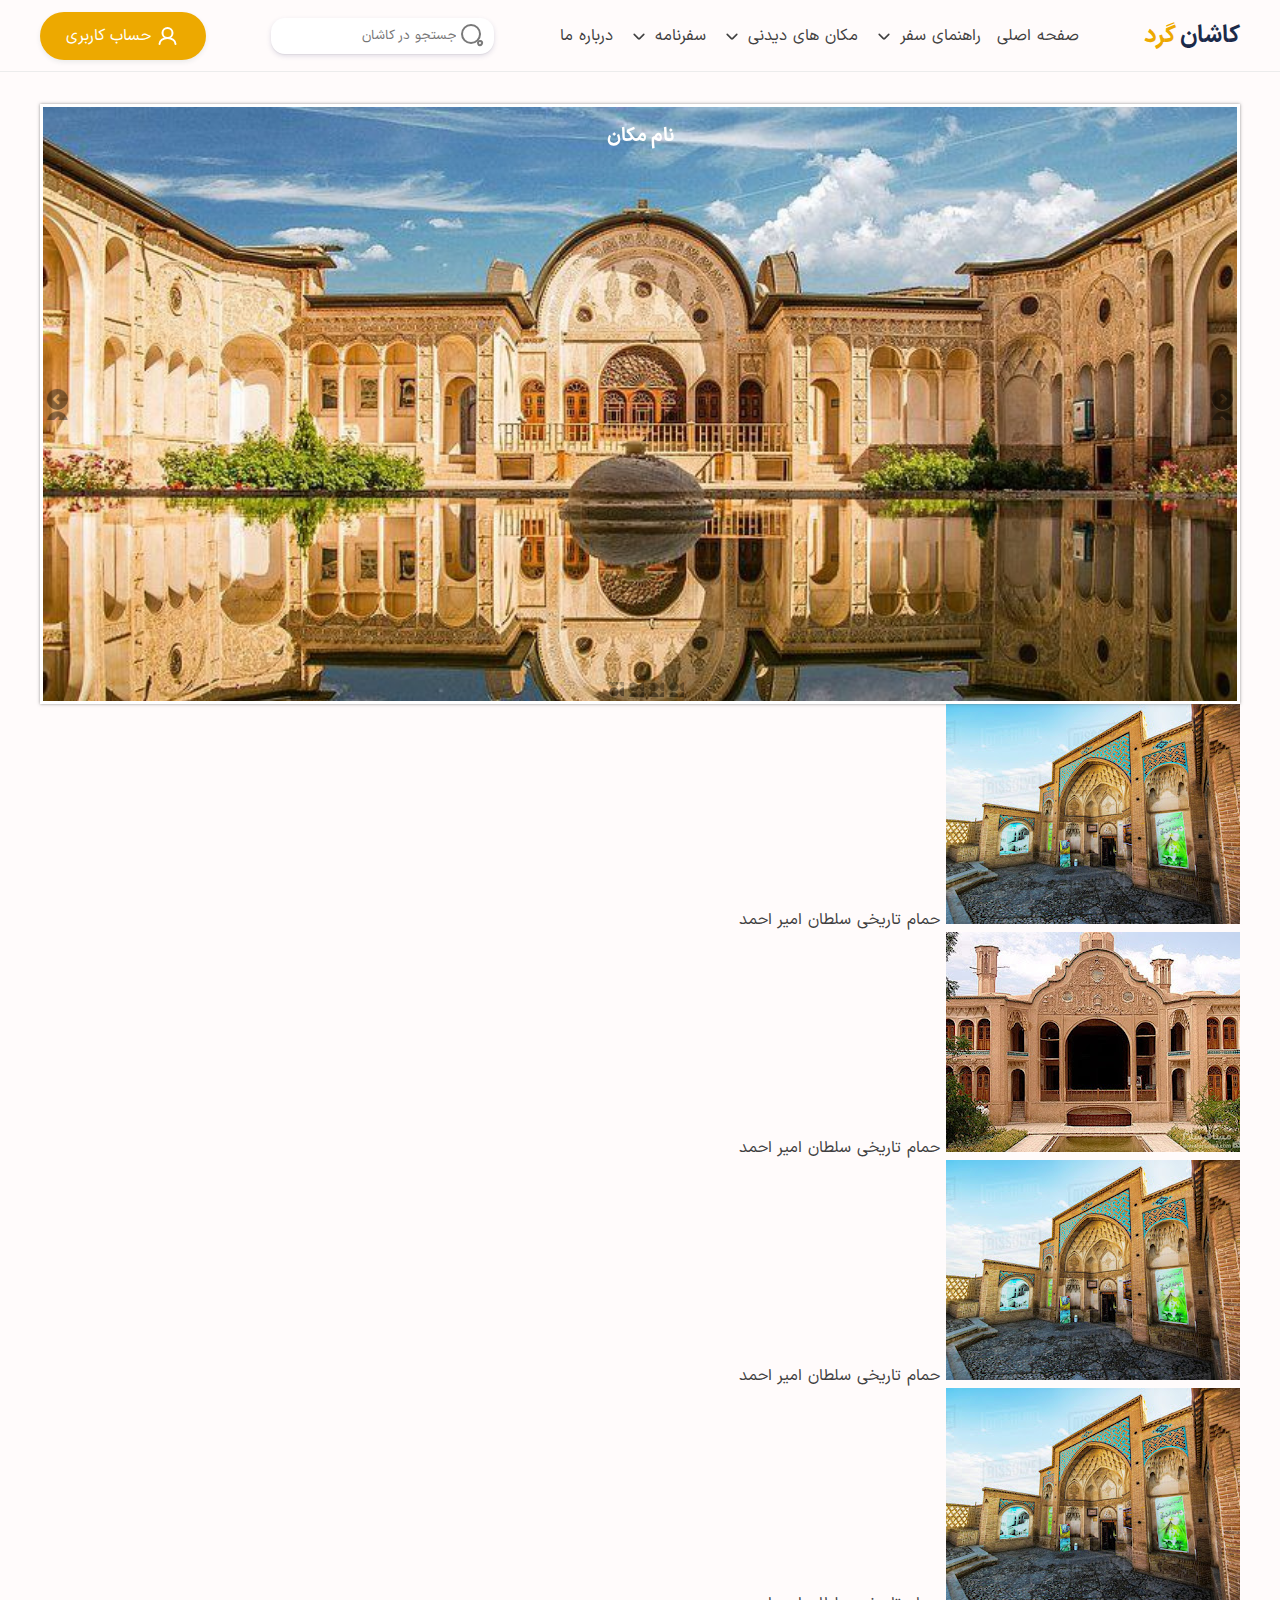
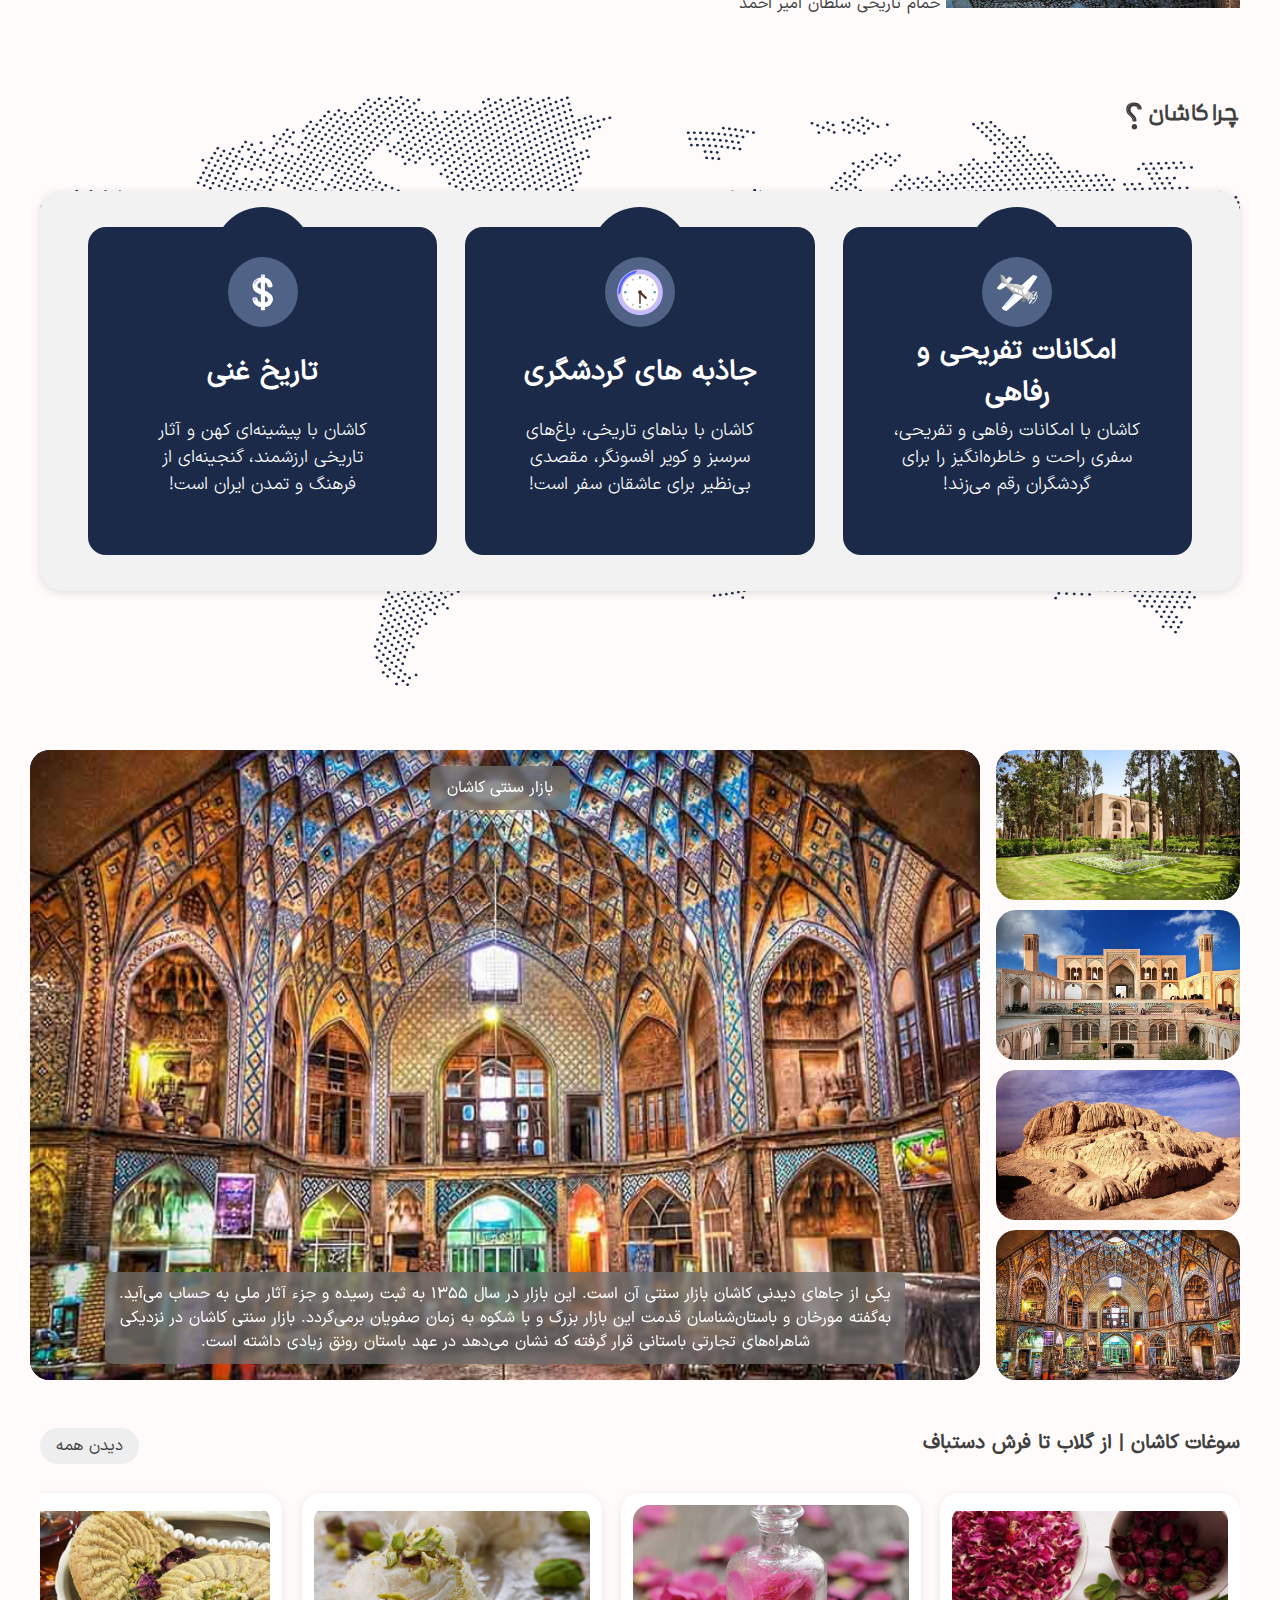
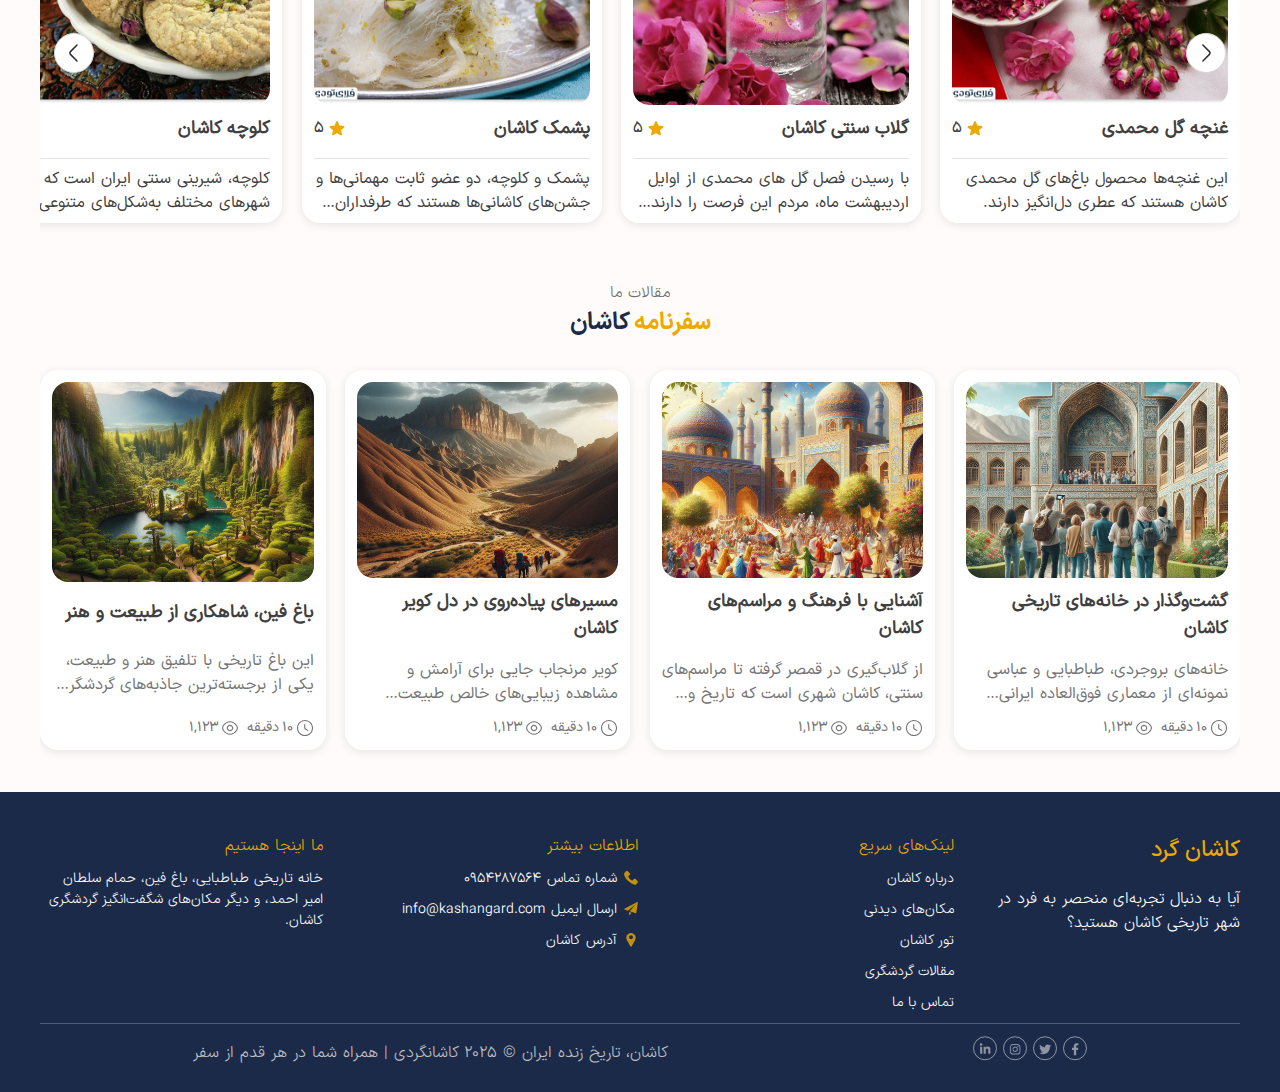
<file: index.html>
<!DOCTYPE html>
<html lang="fa" dir="rtl">

<head>
  <meta charset="UTF-8" />
  <meta name="viewport" content="width=device-width, initial-scale=1.0" />
  <title>Kashan Gard</title>
  <link rel="stylesheet" href="styles/Reset.css" />
  <link rel="stylesheet" href="styles/Styles.css" />
  <link rel="stylesheet" href="styles/Style.css" />
  <link rel="stylesheet" href="styles/media.css" />

  <!-- Start WOWSlider.com HEAD section -->
  <!-- add to the <head> of your page -->
  <link rel="stylesheet" type="text/css" href="engine0/style.css" />
  <script type="text/javascript" src="engine0/jquery.js"></script>
  <!-- End WOWSlider.com HEAD section -->
</head>

<body>
  <header class="header">
    <div class="container">
      <div class="header__items">
        <svg class="icon__menu" width="34px" height="34px" viewBox="0 0 28 28" fill="none"
          xmlns="http://www.w3.org/2000/svg">
          <path
            d="M21 7.75H3C2.59 7.75 2.25 7.41 2.25 7C2.25 6.59 2.59 6.25 3 6.25H21C21.41 6.25 21.75 6.59 21.75 7C21.75 7.41 21.41 7.75 21 7.75Z"
            fill="#292D32" />
          <path
            d="M21 12.75H3C2.59 12.75 2.25 12.41 2.25 12C2.25 11.59 2.59 11.25 3 11.25H21C21.41 11.25 21.75 11.59 21.75 12C21.75 12.41 21.41 12.75 21 12.75Z"
            fill="#292D32" />
          <path
            d="M21 17.75H3C2.59 17.75 2.25 17.41 2.25 17C2.25 16.59 2.59 16.25 3 16.25H21C21.41 16.25 21.75 16.59 21.75 17C21.75 17.41 21.41 17.75 21 17.75Z"
            fill="#292D32" />
        </svg>
        <div class="home__logo">
          <span class="logo__text__first">کاشان</span>
          <span class="logo__text__last">گرد</span>
        </div>
        <ul class="menu__wrpper">
          <svg class="close__menu" width="24" height="24" viewBox="0 0 24 24" fill="none"
            xmlns="http://www.w3.org/2000/svg">
            <path
              d="M12 22.75C6.07 22.75 1.25 17.93 1.25 12C1.25 6.07 6.07 1.25 12 1.25C17.93 1.25 22.75 6.07 22.75 12C22.75 17.93 17.93 22.75 12 22.75ZM12 2.75C6.9 2.75 2.75 6.9 2.75 12C2.75 17.1 6.9 21.25 12 21.25C17.1 21.25 21.25 17.1 21.25 12C21.25 6.9 17.1 2.75 12 2.75Z"
              fill="#292D32" />
            <path
              d="M9.17 15.58C8.98 15.58 8.79 15.51 8.64 15.36C8.35 15.07 8.35 14.59 8.64 14.3L14.3 8.64C14.59 8.35 15.07 8.35 15.36 8.64C15.65 8.93 15.65 9.41 15.36 9.7L9.7 15.36C9.56 15.51 9.36 15.58 9.17 15.58Z"
              fill="#292D32" />
            <path
              d="M14.83 15.58C14.64 15.58 14.45 15.51 14.3 15.36L8.64 9.7C8.35 9.41 8.35 8.93 8.64 8.64C8.93 8.35 9.41 8.35 9.7 8.64L15.36 14.3C15.65 14.59 15.65 15.07 15.36 15.36C15.21 15.51 15.02 15.58 14.83 15.58Z"
              fill="#292D32" />
          </svg>
          <li class="menu__item"><a href="#">صفحه اصلی</a></li>
          <li class="menu__item menu__hassus">
            <a href="#">راهنمای سفر</a>
            <svg width="25" height="24" viewBox="0 0 25 24" fill="none" xmlns="http://www.w3.org/2000/svg">
              <path d="M18.5 10L13.2071 15.2929C12.8166 15.6834 12.1834 15.6834 11.7929 15.2929L6.5 10"
                stroke="currentColor" stroke-width="2" stroke-linecap="round" />
            </svg>
            <div class="wrpper__sub__menu">
              <ul class="sub__menu">
                <li>
                  زمان سفر به کاشان
                  <ul>
                    <li><a href="#">بهترین زمان سفر به کاشان</a></li>
                    <li><a href="#">فصل گلاب گیری</a></li>
                    <li><a href="#">فصل پاییز</a></li>
                    <li><a href="#">فصل زمستان</a></li>
                  </ul>
                </li>
                <li>
                  اقامتگاه‌ها
                  <ul>
                    <li><a href="#">هتل‌ها</a></li>
                    <li><a href="#">اقامتگاه‌های سنتی</a></li>
                    <li><a href="#">خانه‌های محلی</a></li>
                  </ul>
                </li>
                <li>
                  غذا و نوشیدنی
                  <ul>
                    <li><a href="#">رستوران‌ها</a></li>
                    <li><a href="#">کافه‌ها و چایخانه‌ها</a></li>
                  </ul>
                </li>
                <li>
                  مسیرها و نقشه‌ها
                  <ul>
                    <li><a href="#">مسیرهای پیاده‌روی</a></li>
                    <li><a href="#">حمل‌ونقل عمومی</a></li>
                    <li><a href="#">نقشه‌های آنلاین</a></li>
                  </ul>
                </li>
                <li>
                  نکات ضروری سفر
                  <ul>
                    <li><a href="#">نکات ایمنی</a></li>
                    <li><a href="#">وسایل مورد نیاز</a></li>
                    <li><a href="#">فرهنگ و آداب محلی</a></li>
                  </ul>
                </li>
              </ul>
            </div>
          </li>
          <li class="menu__item menu__hassus">
            <a href="#">مکان های دیدنی</a>
            <svg width="25" height="24" viewBox="0 0 25 24" fill="none" xmlns="http://www.w3.org/2000/svg">
              <path d="M18.5 10L13.2071 15.2929C12.8166 15.6834 12.1834 15.6834 11.7929 15.2929L6.5 10"
                stroke="currentColor" stroke-width="2" stroke-linecap="round" />
            </svg>
            <div class="wrpper__sub__menu">
              <ul class="sub__menu">
                <li>
                  خانه‌های تاریخی
                  <ul>
                    <li><a href="brojeerdi.html">خانه بروجردی‌ها</a></li>
                    <li><a href="tabatabaii.html">خانه طباطبایی‌ها</a></li>
                    <li><a href="abasian.html">خانه عباسیان</a></li>
                  </ul>
                </li>
                <li>
                  باغ‌های زیبا
                  <ul>
                    <li><a href="#">باغ فین</a></li>
                    <li><a href="#">باغ موزه گیاه‌شناسی</a></li>
                  </ul>
                </li>
                <li>
                  مساجد و اماکن مذهبی
                  <ul>
                    <li><a href="#">مسجد جامع کاشان</a></li>
                    <li><a href="#">امامزاده سلطان میراحمد</a></li>
                  </ul>
                </li>
                <li>
                  بازارها و مراکز خرید
                  <ul>
                    <li><a href="#">بازار سنتی کاشان</a></li>
                    <li><a href="#">کاروانسرای امین‌الدوله</a></li>
                  </ul>
                </li>
                <li>
                  جاذبه‌های طبیعی اطراف
                  <ul>
                    <li><a href="#">کویر مرنجاب</a></li>
                    <li><a href="#">نیاسر و آبشار آن</a></li>
                  </ul>
                </li>
              </ul>
            </div>
          </li>
          <li class="menu__item menu__hassus">
            <a href="#">سفرنامه</a>
            <svg width="25" height="24" viewBox="0 0 25 24" fill="none" xmlns="http://www.w3.org/2000/svg">
              <path d="M18.5 10L13.2071 15.2929C12.8166 15.6834 12.1834 15.6834 11.7929 15.2929L6.5 10"
                stroke="currentColor" stroke-width="2" stroke-linecap="round" />
            </svg>
            <div class="wrpper__sub__menu">
              <ul class="sub__menu">
                <li>
                  سوغات کاشان
                  <ul>
                    <li><a href="#">عرقیجات</a></li>
                    <li><a href="#">کلوچه و پشمک</a></li>
                    <li><a href="#">هنر دست</a></li>
                  </ul>
                </li>
                <li>
                  غذای محلی کاشان
                  <ul>
                    <li><a href="#">گوشت لوبیا</a></li>
                    <li><a href="#">شفته نخودچی</a></li>
                    <li><a href="#">شفته بادمجون</a></li>
                    <li><a href="#">گوشت کلم</a></li>
                  </ul>
                </li>
                <li>
                  جاذبه‌های کویری کاشان
                  <ul>
                    <li><a href="#">تجربه‌ای متفاوت در کویر مرنجاب</a></li>
                    <li><a href="#">شب‌های پرستاره کویر</a></li>
                    <li><a href="#">ماجراجویی‌های طبیعت‌گردی</a></li>
                  </ul>
                </li>
              </ul>
            </div>
          </li>
          <li class="menu__item"><a href="#">درباره ما</a></li>
          <div class="overlay__primery"></div>
        </ul>
        <div class="search__box">
          <input type="search" placeholder="جستجو در کاشان" />
          <button class="btn__search">
            <svg width="24" height="24" viewBox="0 0 24 24" fill="none" xmlns="http://www.w3.org/2000/svg">
              <path
                d="M11.01 20.02C15.9861 20.02 20.02 15.9861 20.02 11.01C20.02 6.03391 15.9861 2 11.01 2C6.03391 2 2 6.03391 2 11.01C2 15.9861 6.03391 20.02 11.01 20.02Z"
                stroke="currentColor" stroke-width="2" />
              <path
                d="M21.9901 18.95C21.6601 18.34 20.9601 18 20.0201 18C19.3101 18 18.7001 18.29 18.3401 18.79C17.9801 19.29 17.9001 19.96 18.1201 20.63C18.5501 21.93 19.3001 22.22 19.7101 22.27C19.7701 22.28 19.8301 22.28 19.9001 22.28C20.3401 22.28 21.0201 22.09 21.6801 21.1C22.2101 20.33 22.3101 19.56 21.9901 18.95Z"
                stroke="currentColor" stroke-width="2" />
            </svg>
          </button>
        </div>
        <a href="register.html" class="button__login">
          <svg width="25" height="24" viewBox="0 0 25 24" fill="none" xmlns="http://www.w3.org/2000/svg">
            <path
              d="M12.5 14C15.2614 14 17.5 11.7614 17.5 9C17.5 6.23858 15.2614 4 12.5 4C9.73858 4 7.5 6.23858 7.5 9C7.5 11.7614 9.73858 14 12.5 14ZM12.5 14C8.08172 14 4.5 16.6863 4.5 20M12.5 14C16.9183 14 20.5 16.6863 20.5 20"
              stroke="currentColor" stroke-width="2" stroke-linecap="round" />
          </svg>
          <span>حساب کاربری</span>
        </a>
      </div>
    </div>
  </header>

  <div class="container">
    <!-- Start WOWSlider.com BODY section -->
    <!-- add to the <body> of your page -->
    <div id="wowslider-container0">
      <div class="ws_images">
        <span class="title__wslider">نام مکان</span>
        <ul>
          <li>
            <img src="data0/images/tabatabaei.jpg" alt="tabatabaei" title="tabatabaei" id="wows0_1" />
          </li>
          <li>
            <img src="data0/images/bagfin.jpg" alt="bagfin" title="bagfin" id="wows0_2" />
          </li>
          <li>
            <a href="http://wowslider.net"><img src="data0/images/agabozorg.jpg" alt="slider" title="agabozorg"
                id="wows0_3" /></a>
          </li>
          <li>
            <img src="data0/images/abasian.jpg" alt="abasian" title="abasian" id="wows0_4" />
          </li>
        </ul>
      </div>
      <div class="ws_bullets">
        <div>
          <a href="#" title="tabatabaei"><span><img src="data0/tooltips/tabatabaei.jpg" alt="tabatabaei" />2</span></a>
          <a href="#" title="bagfin"><span><img src="data0/tooltips/bagfin.jpg" alt="bagfin" />3</span></a>
          <a href="#" title="agabozorg"><span><img src="data0/tooltips/agabozorg.jpg" alt="agabozorg" />4</span></a>
          <a href="#" title="abasian"><span><img src="data0/tooltips/abasian.jpg" alt="abasian" />5</span></a>
        </div>
      </div>
      <div class="ws_script" style="position: absolute; left: -99%">
        <a href="http://wowslider.net">html5 slideshow</a> by WOWSlider.com
        v9.0
      </div>
      <div class="ws_shadow"></div>
    </div>
    <script type="text/javascript" src="engine0/wowslider.js"></script>
    <script type="text/javascript" src="engine0/script.js"></script>
    <!-- End WOWSlider.com BODY section -->

    <!-- <section class="section">
        <div class="header__items__place">
          <h2 class="">کاشان قدیمی ترین تمدن جهان</h2>
          <a href="#">دیدن همه</a>
        </div>
        <div class="items__place">
          <div class="item__place">
            <div class="item__place__img">
              <img
                src="images/‌خانه تاریخی طباطبایی‌ها.jpg"
                alt="‌خانه تاریخی طباطبایی‌ها"
              />
            </div>
            <div class="item__place__title">
              <h4 class="item__place__name">‌خانه تاریخی طباطبایی‌ها</h4>
              <div class="items__place__ratting">
                <svg
                  xmlns="http://www.w3.org/2000/svg"
                  viewBox="0 0 20 20"
                  fill="currentColor"
                  className="size-5"
                >
                  <path
                    fillRule="evenodd"
                    d="M10.868 2.884c-.321-.772-1.415-.772-1.736 0l-1.83 4.401-4.753.381c-.833.067-1.171 1.107-.536 1.651l3.62 3.102-1.106 4.637c-.194.813.691 1.456 1.405 1.02L10 15.591l4.069 2.485c.713.436 1.598-.207 1.404-1.02l-1.106-4.637 3.62-3.102c.635-.544.297-1.584-.536-1.65l-4.752-.382-1.831-4.401Z"
                    clipRule="evenodd"
                  />
                </svg>
                <span>5</span>
              </div>
            </div>
            <h5 class="items__place__caption">
              خانه طباطبایی ها یکی از زیباترین خانه های تاریخی ایران است.
            </h5>
          </div>
          <div class="item__place">
            <div class="item__place__img">
              <img
                src="images/حمام تاریخی سلطان امیر احمد.jpg"
                alt="حمام تاریخی سلطان امیر احمد"
              />
            </div>
            <div class="item__place__title">
              <h4 class="item__place__name">حمام تاریخی سلطان امیر احمد</h4>
              <div class="items__place__ratting">
                <svg
                  xmlns="http://www.w3.org/2000/svg"
                  viewBox="0 0 20 20"
                  fill="currentColor"
                  className="size-5"
                >
                  <path
                    fillRule="evenodd"
                    d="M10.868 2.884c-.321-.772-1.415-.772-1.736 0l-1.83 4.401-4.753.381c-.833.067-1.171 1.107-.536 1.651l3.62 3.102-1.106 4.637c-.194.813.691 1.456 1.405 1.02L10 15.591l4.069 2.485c.713.436 1.598-.207 1.404-1.02l-1.106-4.637 3.62-3.102c.635-.544.297-1.584-.536-1.65l-4.752-.382-1.831-4.401Z"
                    clipRule="evenodd"
                  />
                </svg>
                <span>5</span>
              </div>
            </div>
            <h5 class="items__place__caption">
              حمام امیر سلطان احمد کاشان یکی از زیباترین حمام‌های ایران و از
              بهترین جاهای دیدنی کاشان است که قدمت آن به دوران سلجوقی و قاجار
              بازمی‌گردد.
            </h5>
          </div>
          <div class="item__place">
            <div class="item__place__img">
              <img
                src="images/خانه تاریخی بروجردی‌ها.jpg"
                alt="خانه تاریخی بروجردی‌ها"
              />
            </div>
            <div class="item__place__title">
              <h4 class="item__place__name">خانه تاریخی بروجردی‌ها</h4>
              <div class="items__place__ratting">
                <svg
                  xmlns="http://www.w3.org/2000/svg"
                  viewBox="0 0 20 20"
                  fill="currentColor"
                  className="size-5"
                >
                  <path
                    fillRule="evenodd"
                    d="M10.868 2.884c-.321-.772-1.415-.772-1.736 0l-1.83 4.401-4.753.381c-.833.067-1.171 1.107-.536 1.651l3.62 3.102-1.106 4.637c-.194.813.691 1.456 1.405 1.02L10 15.591l4.069 2.485c.713.436 1.598-.207 1.404-1.02l-1.106-4.637 3.62-3.102c.635-.544.297-1.584-.536-1.65l-4.752-.382-1.831-4.401Z"
                    clipRule="evenodd"
                  />
                </svg>
                <span>5</span>
              </div>
            </div>
            <h5 class="items__place__caption">
              این خانه نمایانگر شکوه و زیبایی معماری اصیل ایرانی است.
            </h5>
          </div>
          <div class="item__place">
            <div class="item__place__img">
              <img src="images/باغ فین.jpg" alt="باغ فین" />
            </div>
            <div class="item__place__title">
              <h4 class="item__place__name">باغ فین</h4>
              <div class="items__place__ratting">
                <svg
                  xmlns="http://www.w3.org/2000/svg"
                  viewBox="0 0 20 20"
                  fill="currentColor"
                  className="size-5"
                >
                  <path
                    fillRule="evenodd"
                    d="M10.868 2.884c-.321-.772-1.415-.772-1.736 0l-1.83 4.401-4.753.381c-.833.067-1.171 1.107-.536 1.651l3.62 3.102-1.106 4.637c-.194.813.691 1.456 1.405 1.02L10 15.591l4.069 2.485c.713.436 1.598-.207 1.404-1.02l-1.106-4.637 3.62-3.102c.635-.544.297-1.584-.536-1.65l-4.752-.382-1.831-4.401Z"
                    clipRule="evenodd"
                  />
                </svg>
                <span>5</span>
              </div>
            </div>
            <h5 class="items__place__caption">
              باغ فین کاشان، نام یک باغ ایرانی است که از زمان‌های قدیم در محله
              ای به نام فین در کاشان جای داشته‌ است.
            </h5>
          </div>
          <div class="item__place">
            <div class="item__place__img">
              <img src="images/تپه ای سیلک.jpg" alt="تپه های سیلک" />
            </div>
            <div class="item__place__title">
              <h4 class="item__place__name">تپه های سیلک</h4>
              <div class="items__place__ratting">
                <svg
                  xmlns="http://www.w3.org/2000/svg"
                  viewBox="0 0 20 20"
                  fill="currentColor"
                  className="size-5"
                >
                  <path
                    fillRule="evenodd"
                    d="M10.868 2.884c-.321-.772-1.415-.772-1.736 0l-1.83 4.401-4.753.381c-.833.067-1.171 1.107-.536 1.651l3.62 3.102-1.106 4.637c-.194.813.691 1.456 1.405 1.02L10 15.591l4.069 2.485c.713.436 1.598-.207 1.404-1.02l-1.106-4.637 3.62-3.102c.635-.544.297-1.584-.536-1.65l-4.752-.382-1.831-4.401Z"
                    clipRule="evenodd"
                  />
                </svg>
                <span>5</span>
              </div>
            </div>
            <h5 class="items__place__caption">
              سیَلْک نام نخستین تمدن ایرانِ مرکزی در کاشان است. محوطهٔ باستانی
              سیلک که در منطقهٔ فین کاشان واقع شده قدمتی در حدود بیش از هشت هزار
              سال دارد.
            </h5>
          </div>
          <button class="but__next prve__next__btn">
            <svg
              width="24"
              height="24"
              viewBox="0 0 24 24"
              fill="none"
              xmlns="http://www.w3.org/2000/svg"
            >
              <path
                d="M8.9101 20.67C8.7201 20.67 8.5301 20.6 8.3801 20.45C8.0901 20.16 8.0901 19.68 8.3801 19.39L14.9001 12.87C15.3801 12.39 15.3801 11.61 14.9001 11.13L8.3801 4.61C8.0901 4.32 8.0901 3.84 8.3801 3.55C8.6701 3.26 9.1501 3.26 9.4401 3.55L15.9601 10.07C16.4701 10.58 16.7601 11.27 16.7601 12C16.7601 12.73 16.4801 13.42 15.9601 13.93L9.4401 20.45C9.2901 20.59 9.1001 20.67 8.9101 20.67Z"
                fill="#292D32"
              />
            </svg>
          </button>
          <button class="but__prev prve__next__btn">
            <svg
              width="24"
              height="24"
              viewBox="0 0 24 24"
              fill="none"
              xmlns="http://www.w3.org/2000/svg"
            >
              <path
                d="M14.9998 20.67C14.8098 20.67 14.6198 20.6 14.4698 20.45L7.94979 13.93C6.88979 12.87 6.88979 11.13 7.94979 10.07L14.4698 3.55C14.7598 3.26 15.2398 3.26 15.5298 3.55C15.8198 3.84 15.8198 4.32 15.5298 4.61L9.00979 11.13C8.52979 11.61 8.52979 12.39 9.00979 12.87L15.5298 19.39C15.8198 19.68 15.8198 20.16 15.5298 20.45C15.3798 20.59 15.1898 20.67 14.9998 20.67Z"
                fill="#292D32"
              />
            </svg>
          </button>
        </div>
      </section> -->

    <div class="wrpper__place">
      <div class="image__place">
        <img src="images/حمام تاریخی سلطان امیر احمد.jpg">
        <span class="text__item__place">حمام تاریخی سلطان امیر احمد</span>
      </div>
      <div class="image__place">
        <img src="images/خانه تاریخی بروجردی‌ها.jpg">
        <span class="text__item__place">حمام تاریخی سلطان امیر احمد</span>
      </div>
      <div class="image__place">
        <img src="images/حمام تاریخی سلطان امیر احمد.jpg">
        <span class="text__item__place">حمام تاریخی سلطان امیر احمد</span>
      </div>
      <div class="image__place">
        <img src="images/حمام تاریخی سلطان امیر احمد.jpg">
        <span class="text__item__place">حمام تاریخی سلطان امیر احمد</span>
      </div>
    </div>
    <section class="section__question">
      <div class="header__section__question">
        <h3>چرا کاشان</h3>
        <svg width="16" height="30" viewBox="0 0 20 34" fill="none" xmlns="http://www.w3.org/2000/svg">
          <path
            d="M10.423 33.8729C8.55917 33.8729 7.04821 32.362 7.04821 30.4981C7.04821 28.6343 8.55917 27.1233 10.423 27.1233C12.2869 27.1233 13.7979 28.6343 13.7979 30.4981C13.7979 32.362 12.2869 33.8729 10.423 33.8729Z"
            fill="currentColor" />
          <path
            d="M10.8728 33.3953C9.27299 33.3953 7.97609 32.0983 7.97609 30.4985C7.97609 28.8987 9.27299 27.6018 10.8728 27.6018C12.4726 27.6018 13.7695 28.8987 13.7695 30.4985C13.7695 32.0983 12.4726 33.3953 10.8728 33.3953Z"
            fill="currentColor" />
          <path opacity="0.2"
            d="M12.5045 29.4858C12.167 28.9796 11.4358 28.5577 10.6764 28.4452C10.4796 28.4171 10.3108 28.4171 10.1421 28.4734C10.0296 28.5296 9.91711 28.6421 10.0015 28.7546C10.0577 28.8671 10.1983 28.8952 10.3108 28.9233C11.0139 29.1202 11.6608 29.5983 12.0545 30.1608C12.1951 30.3858 12.4482 30.9763 12.7295 30.8357C13.0107 30.6389 12.9545 30.1045 12.5045 29.4858Z"
            fill="currentColor" />
          <path
            d="M15.0341 5.83388C15.6247 6.39635 15.9903 7.07131 16.159 7.91502C16.2434 8.44937 16.7215 8.81497 17.2559 8.81497H15.3153C14.781 8.81497 14.3029 8.44937 14.2185 7.91502C14.0779 7.07131 13.6842 6.39635 13.0936 5.83388C12.503 5.29953 11.7718 4.96205 10.8999 4.82143C11.2093 4.76518 11.5468 4.73706 11.8843 4.73706C13.178 4.76518 14.2185 5.13079 15.0341 5.83388Z"
            fill="currentColor" />
          <path
            d="M2.8311 2.43113C4.54663 0.884335 6.90901 0.125 9.94635 0.125C10.2838 0.125 10.5932 0.125 10.9025 0.153123C8.34331 0.293741 6.29029 1.05308 4.77162 2.43113C3.05609 3.97792 2.21238 6.14343 2.21238 8.89954C2.21238 11.3744 3.36545 13.793 5.64345 16.1835L8.39956 18.8834C8.42768 18.9115 8.4558 18.9396 8.48393 18.9678C9.29951 19.924 9.77761 21.2176 9.94635 22.8769C10.0026 23.4394 10.4807 23.8894 11.0713 23.8894H9.13077C8.5683 23.8894 8.06207 23.4394 8.00583 22.8769C7.86521 21.2176 7.35898 19.924 6.5434 18.9678C6.51528 18.9396 6.48716 18.9115 6.45903 18.8834L3.70293 16.1835C1.3968 13.793 0.27186 11.3744 0.27186 8.89954C0.299983 6.14343 1.14369 3.97792 2.8311 2.43113Z"
            fill="currentColor" />
          <path
            d="M9.94525 22.905C9.80463 21.2457 9.2984 19.952 8.48282 18.9958C8.4547 18.9677 8.42657 18.9395 8.39845 18.9114L5.64235 16.2116C3.33622 13.8211 2.21128 11.4024 2.21128 8.92757C2.21128 6.17146 3.05498 4.00595 4.77052 2.45916C6.28919 1.0811 8.31408 0.32177 10.9014 0.181152C13.4044 0.32177 15.4575 1.10923 17.0605 2.48728C18.551 3.78096 19.451 5.46837 19.7041 7.57764C19.7885 8.2526 19.2541 8.81507 18.5792 8.81507H17.2292C16.6949 8.81507 16.2168 8.44947 16.1324 7.91512C15.9918 7.07141 15.5981 6.39645 15.0075 5.83398C14.22 5.10277 13.1513 4.73716 11.8576 4.73716C11.5202 4.73716 11.1827 4.76529 10.8733 4.82153C10.564 4.76529 10.2546 4.73716 9.91712 4.73716C8.56719 4.73716 7.52662 5.10277 6.82353 5.8621C6.12045 6.62144 5.75484 7.69013 5.75484 9.09631C5.75484 10.165 6.0642 11.1774 6.65479 12.0774C7.04852 12.6961 7.9766 13.7086 9.46714 15.1429C10.9296 16.5772 11.942 17.899 12.4201 19.0802C12.8138 20.0364 13.067 21.2457 13.1232 22.7081C13.1513 23.3549 12.6451 23.8893 11.9983 23.8893H11.0139C10.5077 23.9174 10.0015 23.4674 9.94525 22.905Z"
            fill="currentColor" />
          <path opacity="0.2"
            d="M16.8638 3.47182C15.9076 2.29063 14.0796 1.44693 12.2516 1.33443C11.8016 1.30631 11.3516 1.33443 10.986 1.5313C10.7048 1.67191 10.5079 1.98127 10.7048 2.26251C10.8735 2.4875 11.211 2.57187 11.4922 2.62811C13.2078 2.9656 14.8671 3.94992 15.9639 5.2436C16.3857 5.74982 17.0888 7.156 17.7075 6.70602C18.3544 6.17168 18.045 4.90612 16.8638 3.47182Z"
            fill="currentColor" />
        </svg>
      </div>
      <div class="wrpper__section__question">
        <div class="item__section__question">
          <div class="circle__top__section__question"></div>
          <div class="icon__section__question">
            <svg width="41" height="37" viewBox="0 0 41 37" fill="none" xmlns="http://www.w3.org/2000/svg">
              <path
                d="M25.1488 23.2799L25.6939 24.7246C25.6939 24.7246 24.8579 25.1226 24.9615 26.3165C25.0652 27.5104 25.9581 28.1793 26.7206 28.2829C27.6637 28.4134 28.4162 27.4669 28.249 26.3767C28.0818 25.2864 27.3293 24.6611 27.3293 24.6611L27.3092 23.4036L25.1488 23.2799Z"
                fill="#858585" />
              <path
                d="M8.34308 6.16785C8.36314 6.05749 9.69083 4.86023 10.6473 4.08436C11.6071 3.30848 12.1723 2.77005 12.3997 2.77674C12.6472 2.78009 13.3963 3.20147 13.9113 3.49576C14.3561 3.74993 14.9614 4.14121 14.9614 4.14121L14.0016 5.83676C14.0016 5.83676 10.5904 9.93017 10.5336 9.89338C10.4834 9.8566 8.34308 6.16785 8.34308 6.16785Z"
                fill="white" />
              <path
                d="M10.668 9.06387C10.668 9.06387 12.4572 6.87002 13.2865 5.947C14.1159 5.02397 14.9654 4.14108 14.9654 4.14108C14.9654 4.14108 15.2965 4.3083 15.2797 4.63938C15.2597 4.97047 15.1125 5.22798 14.8918 5.52562C14.6711 5.81992 11.591 9.78624 11.591 9.78624L10.668 9.06387Z"
                fill="white" />
              <path
                d="M23.9349 11.9899C23.9349 11.9899 35.8473 1.04074 35.9978 0.990576C36.1483 0.940412 36.6666 1.04074 37.4559 1.28822C38.2485 1.5357 39.6063 2.1778 39.5829 2.32495C39.5594 2.4721 39.4089 3.26469 39.4089 3.26469C39.4089 3.26469 29.9279 18.3641 29.2858 17.5247C28.6437 16.6853 23.9349 11.9899 23.9349 11.9899Z"
                fill="white" />
              <path
                d="M29.7402 16.5281C29.7402 16.5281 39.0507 2.9804 39.1912 2.80315C39.3985 2.53895 39.2313 2.2179 39.0039 1.97042C38.7731 1.7196 38.5859 1.65606 38.5859 1.65606C38.5859 1.65606 39.335 1.93698 39.6694 2.1577C40.044 2.40184 40.3383 2.67941 40.2747 2.9503C40.2112 3.22119 30.6398 17.7755 30.5997 17.6919C30.5596 17.6083 29.7402 16.5281 29.7402 16.5281Z"
                fill="white" />
              <path
                d="M3.72494 0.498287C3.72494 0.498287 3.43733 0.274219 3.27681 0.464844C3.11628 0.655468 4.7182 9.69173 4.7182 9.69173L8.56078 12.3504L17.4967 20.3901L25.7905 23.6842L27.7302 24.3163C27.7302 24.3163 29.5629 23.0689 29.5629 22.992C29.5629 22.915 27.6567 17.0625 27.6567 17.0625L9.98545 10.4643L3.72494 0.498287Z"
                fill="#9A9A9A" />
              <path
                d="M7.24106 2.32116C6.8899 1.93656 3.72955 0.49852 3.72955 0.49852L8.56539 10.9561L9.20081 11.6684C9.20081 11.6684 11.2609 13.7486 13.4246 15.3773C15.5884 17.0059 17.4144 17.7417 18.9828 18.5677C20.9025 19.5777 22.4776 20.0894 23.7317 20.6345C25.2567 21.3 26.5944 21.6712 27.2733 22.5775C27.8954 23.4069 27.7315 24.3165 27.7315 24.3165C27.7315 24.3165 28.999 24.8951 30.5507 25.2496C32.1025 25.6074 35.4869 26.0388 36.3531 24.0022C37.2192 21.9655 35.9952 19.8787 33.0456 18.1229C30.0959 16.3672 28.7448 16.0862 28.7448 16.0862L27.9288 13.8222C27.9288 13.8222 25.7918 12.043 24.4441 11.5313C23.0963 11.023 17.4211 10.003 17.4211 10.003L10.8061 9.21373C10.8027 9.21708 7.51863 2.62883 7.24106 2.32116Z"
                fill="#C8C8C8" />
              <path
                d="M16.8886 19.7951C16.5877 19.9055 13.7283 23.5006 13.026 24.3467C12.4073 25.0925 5.38096 33.2759 5.17027 33.6705C4.95958 34.0652 5.51139 34.5635 5.51139 34.5635L9.45764 36.142L22.1893 25.6777L24.9417 22.0558C24.9417 22.0558 23.1057 20.9957 20.8684 20.4941C18.631 19.9924 17.1796 19.6914 16.8886 19.7951Z"
                fill="white" />
              <path
                d="M24.938 22.0561C24.938 22.0561 9.93219 35.3697 9.58773 35.4566C9.31684 35.5235 7.91559 35.1523 6.75512 34.5971C5.76521 34.1256 5.17327 33.6708 5.17327 33.6708C5.17327 33.6708 4.75189 34.1457 5.27694 34.8814C5.802 35.6172 8.87874 36.9047 9.43055 36.8278C9.98236 36.7475 10.8753 35.8546 11.6378 35.2225C12.4003 34.5905 25.6804 23.2567 25.6804 23.2567C25.6804 23.2567 25.6671 22.8386 25.4965 22.5744C25.2624 22.2066 24.938 22.0561 24.938 22.0561Z"
                fill="white" />
              <path
                d="M17.4858 20.8559C17.0711 20.6485 16.5995 21.1703 16.1982 21.6853C15.7969 22.2003 7.95454 31.561 7.69703 31.9054C7.43952 32.2499 7.23886 32.6211 7.61008 32.8485C7.9813 33.0759 8.35586 32.6779 8.69697 32.2465C9.04143 31.8185 17.255 22.0264 17.4858 21.7689C17.7165 21.5114 18.0576 21.1435 17.4858 20.8559Z"
                fill="#B4DDFA" />
              <path
                d="M34.74 29.6382C35.0611 30.0328 37.7666 28.4108 39.198 25.9227C40.5357 23.595 41.2815 20.6554 40.3885 20.632C39.4956 20.6086 39.6494 22.2707 39.2782 23.5348C39.0475 24.3241 38.499 25.926 36.9874 27.4109C35.4925 28.8857 34.4257 29.2469 34.74 29.6382Z"
                fill="#E1E0DF" />
              <path
                d="M22.0245 15.7282C21.8172 15.6513 21.6901 15.7985 21.7503 16.076C21.7938 16.2834 22.2218 18.7548 22.2586 18.9622C22.2954 19.1695 22.5228 19.3401 22.8238 19.4705C23.1248 19.6009 25.011 20.4905 25.2384 20.5273C25.4658 20.5641 25.5394 20.2631 25.4089 19.8685C25.2785 19.4738 24.7267 17.6813 24.1682 16.9456C23.7234 16.357 22.5128 15.9088 22.0245 15.7282Z"
                fill="white" />
              <path
                d="M16.6537 10.3645C16.4764 10.7023 16.6804 10.9999 18.3593 11.5082C19.9378 11.9865 20.7504 12.3209 21.6166 12.6787C22.4828 13.0366 23.7034 13.7489 24.389 13.9496C25.0746 14.1536 25.9174 14.2305 26.3989 13.6185C26.6899 13.2506 26.3488 12.5751 25.3288 11.9631C24.3088 11.3511 22.961 10.8427 20.7738 10.4347C18.5867 10.0334 16.9079 9.87957 16.6537 10.3645Z"
                fill="#E0E0E0" />
              <path
                d="M17.7741 13.9796C17.3795 13.8492 17.4899 14.0398 17.4999 14.3609C17.5032 14.5314 17.7507 16.4544 17.7708 16.5848C17.7909 16.7153 17.7975 16.8958 18.2055 17.0932C18.637 17.3038 20.6001 18.3205 20.7907 18.4141C20.978 18.5078 21.0348 18.2269 20.978 17.849C20.9211 17.4711 20.6636 15.4043 20.59 15.2705C20.5164 15.1367 17.9915 14.0532 17.7741 13.9796Z"
                fill="white" />
              <path
                d="M27.6939 13.8926C27.53 14.0096 27.306 14.2604 26.7174 14.8022C26.0385 15.4242 25.286 15.7888 25.3128 16.1934C25.3328 16.5479 25.6806 17.2402 26.1455 18.1933C26.5869 19.0963 27.0083 20.0093 27.1454 20.2133C27.4297 20.628 27.9949 20.7617 28.4296 20.4574C28.8644 20.1531 29.3727 19.7785 29.958 19.0796C30.5432 18.3806 30.7138 17.9659 30.6937 17.3807C30.6737 16.7954 28.249 14.1467 28.1353 13.9962C28.0183 13.8457 27.9012 13.7421 27.6939 13.8926Z"
                fill="white" />
              <path
                d="M37.8941 17.2173C38.0479 17.4714 35.9611 17.836 33.8074 20.7589C31.5232 23.8557 31.6704 25.4074 31.6536 25.9592C31.6302 26.7752 31.4664 27.5444 30.9112 27.3705C30.5266 27.2501 30.2591 26.4977 30.754 24.4175C31.249 22.3374 32.7037 19.8994 34.3357 18.6587C36.6132 16.923 37.7469 16.9698 37.8941 17.2173Z"
                fill="#E1E0DF" />
              <path
                d="M36.1616 21.8723C36.1616 21.8723 36.5328 20.4343 37.4726 19.1233C38.4123 17.8124 39.3052 17.1167 39.653 17.1435C40.0008 17.1669 40.148 17.4144 40.148 17.4144L37.5963 22.7251C37.5963 22.7251 37.7869 22.9592 37.9541 23.2334C38.1581 23.5712 37.8438 24.0996 37.8438 24.0996L35.5429 24.6949L32.0983 29.8953C32.0983 29.8953 31.503 29.7949 31.5532 29.0793C31.6033 28.3602 32.1217 26.9724 32.9645 25.9055C33.8072 24.8387 35.0078 24.3136 35.0078 24.3136L35.1951 23.6047C35.1951 23.6047 34.8439 23.2535 35.0714 22.7117C35.3657 22.0094 36.1616 21.8723 36.1616 21.8723Z"
                fill="#799FAE" />
              <path
                d="M36.9574 22.2096C36.9574 22.2096 37.1647 22.3601 37.3152 22.4772C37.4657 22.5942 37.6229 22.7514 37.6229 22.7514C37.6229 22.7514 38.7131 21.4772 39.3285 20.2131C39.8836 19.0727 40.5358 17.6347 40.1512 17.4139C39.7633 17.1932 38.4456 19.0727 37.9573 19.9957C37.4657 20.9188 36.9574 22.2096 36.9574 22.2096Z"
                fill="white" />
              <path
                d="M35.0722 22.715C35.0722 22.715 35.3498 23.6882 36.1658 23.919C37.1959 24.2066 37.9584 23.2267 37.9584 23.2267C37.9584 23.2267 38.3898 23.8755 38.2092 24.4173C38.0186 24.9825 36.945 25.2366 36.5103 25.2567C36.0755 25.2734 35.7344 25.24 35.7344 25.24C35.7344 25.24 35.2629 26.775 34.4335 27.989C33.7044 29.0525 32.4871 30.2029 32.1059 29.9019C31.7246 29.6009 32.5807 28.1127 33.1693 27.1964C33.9452 25.9858 35.1592 24.9557 35.1592 24.9557C35.1592 24.9557 34.8682 24.5745 34.8147 24.016C34.7378 23.2501 35.0722 22.715 35.0722 22.715Z"
                fill="white" />
              <path
                d="M14.3939 12.7521C14.1363 12.645 13.9223 12.8122 13.9022 13.0965C13.8822 13.3808 13.9992 14.4677 14.0561 14.6315C14.1163 14.8088 16.4439 16.1231 16.6312 16.1231C16.7148 16.1231 16.6212 15.491 16.571 14.9559C16.5008 14.2068 16.464 13.6818 16.3804 13.5513C16.3235 13.461 14.6179 12.8457 14.3939 12.7521Z"
                fill="white" />
              <path
                d="M4.53175 8.82261C4.33109 8.86274 0.234343 13.4979 0.17749 13.6718C0.120637 13.8457 0.555394 14.4276 0.555394 14.4276L2.87967 15.4443L9.70536 10.682C9.70202 10.682 4.8227 8.76576 4.53175 8.82261Z"
                fill="white" />
              <path
                d="M0.17691 13.6719C0.17691 13.6719 2.49116 14.8157 2.95601 14.7588C3.42087 14.702 9.71482 10.6821 9.71482 10.6821C9.71482 10.6821 10.3469 11.1169 9.97567 11.5985C9.60445 12.0767 3.6951 15.916 3.01955 15.8725C2.45103 15.8357 0.210353 14.8592 0.0966476 14.5849C-0.140797 13.9963 0.17691 13.6719 0.17691 13.6719Z"
                fill="white" />
            </svg>
          </div>
          <h5 class="title__section__question">امکانات تفریحی و رفاهی</h5>
          <p class="text__section__question">
            کاشان با امکانات رفاهی و تفریحی، سفری راحت و خاطره‌انگیز را برای گردشگران رقم می‌زند!
          </p>
        </div>
        <div class="item__section__question">
          <div class="circle__top__section__question"></div>
          <div class="icon__section__question">
            <svg width="46" height="47" viewBox="0 0 46 47" fill="none" xmlns="http://www.w3.org/2000/svg">
              <path
                d="M22.9989 46.0633C35.6104 46.0633 45.834 35.8396 45.834 23.2281C45.834 10.6166 35.6104 0.392929 22.9989 0.392929C10.3873 0.392929 0.163696 10.6166 0.163696 23.2281C0.163696 35.8396 10.3873 46.0633 22.9989 46.0633Z"
                fill="#C5BBFF" />
              <path
                d="M22.9994 41.5491C33.118 41.5491 41.3208 33.3463 41.3208 23.2277C41.3208 13.109 33.118 4.90627 22.9994 4.90627C12.8808 4.90627 4.67798 13.109 4.67798 23.2277C4.67798 33.3463 12.8808 41.5491 22.9994 41.5491Z"
                fill="#FCEBCD" />
              <path
                d="M17.7842 4.60177C15.3408 5.30966 11.9194 6.39434 8.25813 10.7673C4.64256 15.0945 3.89661 20.1221 3.66446 23.5892C3.66446 23.5892 1.57504 26.2039 1.47609 25.7167C0.688274 21.9299 2.27912 13.4656 6.43893 8.98993C11.28 3.78351 17.5749 1.93767 19.8508 1.59134C20.2428 1.53044 18.5263 4.38865 17.7842 4.60177Z"
                fill="#5264FF" />
              <path
                d="M23.0002 40.5793C32.5829 40.5793 40.3511 32.8111 40.3511 23.2284C40.3511 13.6458 32.5829 5.87748 23.0002 5.87748C13.4176 5.87748 5.64929 13.6458 5.64929 23.2284C5.64929 32.8111 13.4176 40.5793 23.0002 40.5793Z"
                fill="white" />
              <path fill-rule="evenodd" clip-rule="evenodd"
                d="M22.9979 22.4667C23.4182 22.4667 23.7589 22.8074 23.7589 23.2277V34.2627C23.7589 34.683 23.4182 35.0238 22.9979 35.0238C22.5775 35.0238 22.2368 34.683 22.2368 34.2627V23.2277C22.2368 22.8074 22.5775 22.4667 22.9979 22.4667Z"
                fill="#563428" />
              <path
                d="M22.9988 25.1537C24.0622 25.1537 24.9242 24.2916 24.9242 23.2282C24.9242 22.1648 24.0622 21.3028 22.9988 21.3028C21.9354 21.3028 21.0734 22.1648 21.0734 23.2282C21.0734 24.2916 21.9354 25.1537 22.9988 25.1537Z"
                fill="#563428" />
              <path fill-rule="evenodd" clip-rule="evenodd"
                d="M22.1855 22.4262C22.6282 21.9773 23.351 21.9722 23.7999 22.4149L29.5533 28.0885C30.0023 28.5311 30.0073 29.2539 29.5646 29.7028C29.122 30.1517 28.3992 30.1568 27.9503 29.7141L22.1968 24.0406C21.7479 23.5979 21.7429 22.8751 22.1855 22.4262Z"
                fill="#563428" />
              <path fill-rule="evenodd" clip-rule="evenodd" d="M22.0475 38.8313V36.9295H23.9493V38.8313H22.0475Z"
                fill="#6596A3" />
              <path fill-rule="evenodd" clip-rule="evenodd" d="M22.0475 9.52653V7.62473H23.9493V9.52653H22.0475Z"
                fill="#6596A3" />
              <path fill-rule="evenodd" clip-rule="evenodd" d="M22.0475 38.8313V36.9295H23.9493V38.8313H22.0475Z"
                fill="#6596A3" />
              <path fill-rule="evenodd" clip-rule="evenodd" d="M22.0475 9.52653V7.62473H23.9493V9.52653H22.0475Z"
                fill="#6596A3" />
              <path fill-rule="evenodd" clip-rule="evenodd" d="M7.39612 22.2764H9.29792V24.1782H7.39612V22.2764Z"
                fill="#6596A3" />
              <path fill-rule="evenodd" clip-rule="evenodd" d="M36.7004 22.2764H38.6022V24.1782H36.7004V22.2764Z"
                fill="#6596A3" />
              <path fill-rule="evenodd" clip-rule="evenodd" d="M7.39612 22.2764H9.29792V24.1782H7.39612V22.2764Z"
                fill="#6596A3" />
              <path fill-rule="evenodd" clip-rule="evenodd" d="M36.7004 22.2764H38.6022V24.1782H36.7004V22.2764Z"
                fill="#6596A3" />
              <path fill-rule="evenodd" clip-rule="evenodd"
                d="M14.7037 36.4573L15.6546 34.8103L16.6428 35.3809L15.6919 37.0278L14.7037 36.4573Z" fill="#B0BEC5" />
              <path fill-rule="evenodd" clip-rule="evenodd"
                d="M29.3561 11.0755L30.307 9.42853L31.2952 9.99908L30.3443 11.646L29.3561 11.0755Z" fill="#B0BEC5" />
              <path fill-rule="evenodd" clip-rule="evenodd"
                d="M14.7037 36.4573L15.6546 34.8103L16.6428 35.3809L15.6919 37.0278L14.7037 36.4573Z" fill="#B0BEC5" />
              <path fill-rule="evenodd" clip-rule="evenodd"
                d="M29.3561 11.0755L30.307 9.42853L31.2952 9.99908L30.3443 11.646L29.3561 11.0755Z" fill="#B0BEC5" />
              <path fill-rule="evenodd" clip-rule="evenodd"
                d="M30.307 37.0278L29.3561 35.3809L30.3443 34.8103L31.2952 36.4573L30.307 37.0278Z" fill="#B0BEC5" />
              <path fill-rule="evenodd" clip-rule="evenodd"
                d="M15.6546 11.646L14.7037 9.99908L15.6919 9.42853L16.6428 11.0755L15.6546 11.646Z" fill="#B0BEC5" />
              <path fill-rule="evenodd" clip-rule="evenodd"
                d="M30.307 37.0278L29.3561 35.3809L30.3443 34.8103L31.2952 36.4573L30.307 37.0278Z" fill="#B0BEC5" />
              <path fill-rule="evenodd" clip-rule="evenodd"
                d="M15.6546 11.646L14.7037 9.99908L15.6919 9.42853L16.6428 11.0755L15.6546 11.646Z" fill="#B0BEC5" />
              <path fill-rule="evenodd" clip-rule="evenodd"
                d="M36.2264 31.5246L34.5795 30.5737L35.15 29.5855L36.797 30.5364L36.2264 31.5246Z" fill="#B0BEC5" />
              <path fill-rule="evenodd" clip-rule="evenodd"
                d="M10.8456 16.8712L9.19861 15.9203L9.76916 14.9321L11.4161 15.883L10.8456 16.8712Z" fill="#B0BEC5" />
              <path fill-rule="evenodd" clip-rule="evenodd"
                d="M36.2264 31.5246L34.5795 30.5737L35.15 29.5855L36.797 30.5364L36.2264 31.5246Z" fill="#B0BEC5" />
              <path fill-rule="evenodd" clip-rule="evenodd"
                d="M10.8456 16.8712L9.19861 15.9203L9.76916 14.9321L11.4161 15.883L10.8456 16.8712Z" fill="#B0BEC5" />
              <path fill-rule="evenodd" clip-rule="evenodd"
                d="M9.19861 30.5364L10.8456 29.5855L11.4161 30.5737L9.76916 31.5246L9.19861 30.5364Z" fill="#B0BEC5" />
              <path fill-rule="evenodd" clip-rule="evenodd"
                d="M34.5795 15.883L36.2264 14.9321L36.797 15.9203L35.15 16.8712L34.5795 15.883Z" fill="#B0BEC5" />
              <path fill-rule="evenodd" clip-rule="evenodd"
                d="M9.19861 30.5364L10.8456 29.5855L11.4161 30.5737L9.76916 31.5246L9.19861 30.5364Z" fill="#B0BEC5" />
              <path fill-rule="evenodd" clip-rule="evenodd"
                d="M34.5795 15.883L36.2264 14.9321L36.797 15.9203L35.15 16.8712L34.5795 15.883Z" fill="#B0BEC5" />
            </svg>
          </div>
          <h5 class="title__section__question">جاذبه های گردشگری</h5>
          <p class="text__section__question">
            کاشان با بناهای تاریخی، باغ‌های سرسبز و کویر افسونگر، مقصدی بی‌نظیر برای عاشقان سفر است!
          </p>
        </div>
        <div class="item__section__question">
          <div class="circle__top__section__question"></div>
          <div class="icon__section__question">
            <svg width="21" height="37" viewBox="0 0 21 37" fill="none" xmlns="http://www.w3.org/2000/svg">
              <path
                d="M9.58622 0.388523C9.11636 0.391496 8.87549 0.439077 8.87549 1.50666C8.87549 2.57425 8.9766 35.3691 8.9766 35.7259C8.9766 36.0828 9.33345 36.2345 9.94307 36.2345C10.5527 36.2345 12.0277 36.2345 12.4351 36.2345C12.8425 36.2345 12.9942 35.9817 12.9436 35.3185C12.8931 34.6584 12.8871 1.55722 12.8871 1.15278C12.8871 0.74835 12.7027 0.430156 12.0515 0.406365C11.5222 0.391496 10.1453 0.385549 9.58622 0.388523Z"
                fill="white" />
              <path
                d="M5.30963 12.3641C5.30963 12.3641 5.23529 10.5025 6.5497 9.29811C7.76003 8.18889 8.89006 8.27216 8.89006 8.27216L8.90196 10.1189C8.90196 10.1189 9.59187 9.88097 10.7576 9.92855C11.9233 9.97613 12.8838 10.3835 12.8838 10.3835V8.44464C12.8838 8.44464 13.5292 8.4149 14.5046 9.56278C14.9923 10.1367 15.3937 11.3322 15.5275 11.9567C15.697 12.7596 15.9914 13.1313 16.7676 13.1878C17.5438 13.2443 18.1326 13.2384 18.6113 13.2205C19.2923 13.1967 17.1572 9.48843 17.1572 9.48843C17.1572 9.48843 14.7722 5.89313 13.996 5.86934C13.2169 5.84555 8.39939 5.96748 7.93845 6.21133C7.47752 6.45518 4.45913 8.57251 4.45913 8.57251L4.04578 11.8556C4.04578 11.8556 5.19068 13.1938 5.19068 13.0956C5.18771 12.9975 5.30963 12.3641 5.30963 12.3641Z"
                fill="white" />
              <path
                d="M2.99347 12.365L0.721505 10.5807C0.721505 10.5807 0.236779 14.2622 2.0716 16.4807C3.41575 18.1014 4.99185 18.7675 6.37763 19.3771C7.6742 19.9451 8.92616 20.3377 8.92616 20.3377L8.93211 22.5145L12.9021 24.6258L12.8962 21.768C12.8962 21.768 14.4039 22.5858 15.1592 23.3888C15.9145 24.1917 15.9859 25.1879 16.0097 25.8213C16.0335 26.4547 15.7183 27.4509 15.7183 27.4509L15.2811 29.3958L20.3425 24.2868L8.3998 16.3558L2.99347 12.365Z"
                fill="white" />
              <path
                d="M0.998081 23.7892C0.998081 23.7892 0.391431 24.3096 0.566884 25.7222C0.727468 27.0336 1.46794 29.0796 3.68043 30.8787C5.89292 32.6778 8.97376 33.0228 8.97376 33.0228V34.5246L12.9289 34.5186L12.9229 33.0288C12.9229 33.0288 15.2841 32.9306 17.2795 31.6638C19.3671 30.3405 20.8927 27.6403 20.8064 25.1036C20.7767 24.2145 20.2117 24.3542 20.2117 24.3542C20.2117 24.3542 12.9497 30.6349 12.462 30.6824C11.9743 30.73 7.25491 29.9033 7.25491 29.9033L2.85372 25.1126L0.998081 23.7892Z"
                fill="white" />
              <path
                d="M2.85386 23.2629C1.37292 23.4086 0.858459 23.7 0.834669 24.1401C0.810879 24.5773 2.09853 32.2229 11.1002 32.095C19.736 31.9731 20.759 26.7184 20.8304 24.6754C20.9196 22.2191 19.4684 20.1761 16.2091 18.252C13.7795 16.8217 7.91226 14.6746 6.93984 14.0679C6.04473 13.5089 4.79872 12.2688 4.96822 10.4191C5.13773 8.56942 7.15692 6.74649 10.8801 6.77028C14.6033 6.79407 16.0693 9.38721 16.3548 10.1515C16.8128 11.3856 16.7236 12.9944 17.4016 13.2055C17.7168 13.3037 18.6417 13.268 19.1769 13.1936C19.7122 13.1193 20.4735 12.7089 20.5151 11.6354C20.5627 10.3953 19.2751 3.46047 10.663 3.53481C2.44051 3.60321 0.415366 8.64674 0.73356 11.5402C1.03094 14.285 3.26722 16.8663 6.86847 18.3264C10.4697 19.7865 16.8425 21.5619 16.7711 24.8449C16.7057 27.7919 13.2889 28.8328 10.4697 28.69C7.62381 28.5443 6.06555 26.8909 5.48268 24.943C4.92064 23.0785 3.85008 23.1677 2.85386 23.2629Z"
                fill="white" />
              <path
                d="M4.21907 24.1935C3.91574 23.6284 1.88763 23.7147 1.62891 24.6722C1.36721 25.6268 2.29503 27.1167 2.91655 26.9888C3.77003 26.8104 3.0474 25.7874 3.38046 25.3978C3.71055 25.0023 4.59377 24.8923 4.21907 24.1935Z"
                fill="#C0B6FF" />
              <path
                d="M10.7296 0.89729C10.138 0.882427 9.47514 0.876482 9.43947 1.67312C9.40677 2.44301 9.46028 3.03455 9.75753 3.06427C10.0964 3.09995 10.575 2.3687 10.7831 2.05064C11.0506 1.65232 11.3686 0.915125 10.7296 0.89729Z"
                fill="#C0B6FF" />
              <path
                d="M6.18478 5.59003C5.9558 5.25994 4.68897 4.99527 2.93147 7.16613C1.17396 9.33699 1.82225 10.4819 2.22371 10.5324C2.77088 10.6008 3.07421 10.1518 3.41025 9.41431C3.88902 8.36456 4.45999 7.7252 5.35212 7.05015C6.11341 6.47324 6.57732 6.15802 6.18478 5.59003Z"
                fill="#C0B6FF" />
            </svg>
          </div>
          <h5 class="title__section__question">تاریخ غنی</h5>
          <p class="text__section__question">
            کاشان با پیشینه‌ای کهن و آثار تاریخی ارزشمند، گنجینه‌ای از فرهنگ و تمدن ایران است!
          </p>
        </div>
      </div>
    </section>

    <div class="slide__wrpper">
      <div class="small__image">
        <img src="images/2-bagh-e-fin-garden.jpg" alt="باغ فین کاشان" />
        <img src="images/6-Agha-bozorg-mosque-kashan..jpg" alt="مسجد و مدرسه آقابزرگ" />
        <img src="images/8-Sialk-Hills.jpg" alt="تپه های سیلک کاشان" />
        <img src="images/10-Bazaar-of-Kashan.jpg" alt="بازار سنتی کاشان" />
      </div>
      <div class="current__iamge">
        <img class="image__slider" src="images/2-bagh-e-fin-garden.jpg" alt="باغ فین کاشان" />
        <img class="image__slider" src="images/6-Agha-bozorg-mosque-kashan..jpg" alt="مسجد و مدرسه آقابزرگ" />
        <img class="image__slider" src="images/8-Sialk-Hills.jpg" alt="تپه های سیلک کاشان" />
        <img class="image__slider" src="images/10-Bazaar-of-Kashan.jpg" alt="بازار سنتی کاشان" />
        <div class="wrpper__text__current__iamge">
          <h4 class="image__title">بازار سنتی کاشان</h4>
          <p class="image__text">
            یکی از جاهای دیدنی کاشان بازار سنتی آن است. این بازار در سال ۱۳۵۵
            به ثبت رسیده و جزء آثار ملی به حساب می‌آید. به‌گفته مورخان و
            باستان‌شناسان قدمت این بازار بزرگ و با شکوه به زمان صفویان
            برمی‌گردد. بازار سنتی کاشان در نزدیکی شاهراه‌های تجارتی باستانی
            قرار گرفته که نشان می‌دهد در عهد باستان رونق زیادی داشته است.
          </p>
        </div>
      </div>
    </div>

    <section class="section">
      <div class="header__items__place">
        <h2 class="">سوغات کاشان | از گلاب تا فرش دستباف</h2>
        <a href="#">دیدن همه</a>
      </div>
      <div class="items__place">
        <div class="item__place">
          <div class="item__place__img">
            <img src="images/سوغات-کاشان-2.jpg" alt="‌غنچه گل محمدی" />
          </div>
          <div class="item__place__title">
            <h4 class="item__place__name">‌غنچه گل محمدی</h4>
            <div class="items__place__ratting">
              <svg xmlns="http://www.w3.org/2000/svg" viewBox="0 0 20 20" fill="currentColor" className="size-5">
                <path fillRule="evenodd"
                  d="M10.868 2.884c-.321-.772-1.415-.772-1.736 0l-1.83 4.401-4.753.381c-.833.067-1.171 1.107-.536 1.651l3.62 3.102-1.106 4.637c-.194.813.691 1.456 1.405 1.02L10 15.591l4.069 2.485c.713.436 1.598-.207 1.404-1.02l-1.106-4.637 3.62-3.102c.635-.544.297-1.584-.536-1.65l-4.752-.382-1.831-4.401Z"
                  clipRule="evenodd" />
              </svg>
              <span>5</span>
            </div>
          </div>
          <h5 class="items__place__caption">
            این غنچه‌ها محصول باغ‌های گل محمدی کاشان هستند که عطری دل‌انگیز
            دارند.
          </h5>
        </div>
        <div class="item__place">
          <div class="item__place__img">
            <img src="images/سوغات-کاشان.jpg" alt="‌گلاب سنتی کاشان" />
          </div>
          <div class="item__place__title">
            <h4 class="item__place__name">‌گلاب سنتی کاشان</h4>
            <div class="items__place__ratting">
              <svg xmlns="http://www.w3.org/2000/svg" viewBox="0 0 20 20" fill="currentColor" className="size-5">
                <path fillRule="evenodd"
                  d="M10.868 2.884c-.321-.772-1.415-.772-1.736 0l-1.83 4.401-4.753.381c-.833.067-1.171 1.107-.536 1.651l3.62 3.102-1.106 4.637c-.194.813.691 1.456 1.405 1.02L10 15.591l4.069 2.485c.713.436 1.598-.207 1.404-1.02l-1.106-4.637 3.62-3.102c.635-.544.297-1.584-.536-1.65l-4.752-.382-1.831-4.401Z"
                  clipRule="evenodd" />
              </svg>
              <span>5</span>
            </div>
          </div>
          <h5 class="items__place__caption">
            با رسیدن فصل گل های محمدی از اوایل اردیبهشت ماه، مردم این فرصت را
            دارند تا با چیدن گل سرخ، از آن گلاب، مربا، وسایل تزئینی و حتی گل
            خشک تهیه کنند.
          </h5>
        </div>
        <div class="item__place">
          <div class="item__place__img">
            <img src="images/سوغات-کاشان-15.jpg" alt="‌پشمک کاشان" />
          </div>
          <div class="item__place__title">
            <h4 class="item__place__name">‌پشمک کاشان</h4>
            <div class="items__place__ratting">
              <svg xmlns="http://www.w3.org/2000/svg" viewBox="0 0 20 20" fill="currentColor" className="size-5">
                <path fillRule="evenodd"
                  d="M10.868 2.884c-.321-.772-1.415-.772-1.736 0l-1.83 4.401-4.753.381c-.833.067-1.171 1.107-.536 1.651l3.62 3.102-1.106 4.637c-.194.813.691 1.456 1.405 1.02L10 15.591l4.069 2.485c.713.436 1.598-.207 1.404-1.02l-1.106-4.637 3.62-3.102c.635-.544.297-1.584-.536-1.65l-4.752-.382-1.831-4.401Z"
                  clipRule="evenodd" />
              </svg>
              <span>5</span>
            </div>
          </div>
          <h5 class="items__place__caption">
            پشمک و کلوچه، دو عضو ثابت مهمانی‌ها و جشن‌های کاشانی‌ها هستند که
            طرفداران بسیاری دارند. ظرافت، تازگی و لطافت پشمک کاشان در کنار طعم
            لذیذش، آن را به یکی از محبوب‌ترین سوغات کاشان تبدیل کرده است.
          </h5>
        </div>
        <div class="item__place">
          <div class="item__place__img">
            <img src="images/سوغات-کاشان-5.jpg" alt="‌کلوچه کاشان" />
          </div>
          <div class="item__place__title">
            <h4 class="item__place__name">‌کلوچه کاشان</h4>
            <div class="items__place__ratting">
              <svg xmlns="http://www.w3.org/2000/svg" viewBox="0 0 20 20" fill="currentColor" className="size-5">
                <path fillRule="evenodd"
                  d="M10.868 2.884c-.321-.772-1.415-.772-1.736 0l-1.83 4.401-4.753.381c-.833.067-1.171 1.107-.536 1.651l3.62 3.102-1.106 4.637c-.194.813.691 1.456 1.405 1.02L10 15.591l4.069 2.485c.713.436 1.598-.207 1.404-1.02l-1.106-4.637 3.62-3.102c.635-.544.297-1.584-.536-1.65l-4.752-.382-1.831-4.401Z"
                  clipRule="evenodd" />
              </svg>
              <span>5</span>
            </div>
          </div>
          <h5 class="items__place__caption">
            کلوچه، شیرینی سنتی ایران است که در شهرهای مختلف به‌شکل‌های متنوعی
            تهیه می‌شود.
          </h5>
        </div>
        <div class="item__place">
          <div class="item__place__img">
            <img src="images/سوغات-کاشان-10.jpg" alt="‌محصولات مسی از سوغات کاشان" />
          </div>
          <div class="item__place__title">
            <h4 class="item__place__name">‌محصولات مسی از سوغات کاشان</h4>
            <div class="items__place__ratting">
              <svg xmlns="http://www.w3.org/2000/svg" viewBox="0 0 20 20" fill="currentColor" className="size-5">
                <path fillRule="evenodd"
                  d="M10.868 2.884c-.321-.772-1.415-.772-1.736 0l-1.83 4.401-4.753.381c-.833.067-1.171 1.107-.536 1.651l3.62 3.102-1.106 4.637c-.194.813.691 1.456 1.405 1.02L10 15.591l4.069 2.485c.713.436 1.598-.207 1.404-1.02l-1.106-4.637 3.62-3.102c.635-.544.297-1.584-.536-1.65l-4.752-.382-1.831-4.401Z"
                  clipRule="evenodd" />
              </svg>
              <span>5</span>
            </div>
          </div>
          <h5 class="items__place__caption">
            پیشینه مسگری در شهر تاریخی کاشان به زمان‌های دور بازمی‌گردد. مسگری
            هنری محبوب در ایران است که در بسیاری از شهرها، ردپایی از آن را
            می‌توان دید.
          </h5>
        </div>
        <div class="item__place">
          <div class="item__place__img">
            <img src="images/سوغات-کاشان-3.jpg" alt="‌فرش کاشان" />
          </div>
          <div class="item__place__title">
            <h4 class="item__place__name">‌فرش کاشان</h4>
            <div class="items__place__ratting">
              <svg xmlns="http://www.w3.org/2000/svg" viewBox="0 0 20 20" fill="currentColor" className="size-5">
                <path fillRule="evenodd"
                  d="M10.868 2.884c-.321-.772-1.415-.772-1.736 0l-1.83 4.401-4.753.381c-.833.067-1.171 1.107-.536 1.651l3.62 3.102-1.106 4.637c-.194.813.691 1.456 1.405 1.02L10 15.591l4.069 2.485c.713.436 1.598-.207 1.404-1.02l-1.106-4.637 3.62-3.102c.635-.544.297-1.584-.536-1.65l-4.752-.382-1.831-4.401Z"
                  clipRule="evenodd" />
              </svg>
              <span>5</span>
            </div>
          </div>
          <h5 class="items__place__caption">
            فرش کاشان با طرح و نقشی دلنشین که نظیرش را در کمتر جایی می‌توان
            یافت، یکی از بهترین، قدمت‌دارترین و باارزش‌ترین سوغات کاشان به
            حساب می‌آید.
          </h5>
        </div>
        <button class="but__next prve__next__btn">
          <svg width="24" height="24" viewBox="0 0 24 24" fill="none" xmlns="http://www.w3.org/2000/svg">
            <path
              d="M8.9101 20.67C8.7201 20.67 8.5301 20.6 8.3801 20.45C8.0901 20.16 8.0901 19.68 8.3801 19.39L14.9001 12.87C15.3801 12.39 15.3801 11.61 14.9001 11.13L8.3801 4.61C8.0901 4.32 8.0901 3.84 8.3801 3.55C8.6701 3.26 9.1501 3.26 9.4401 3.55L15.9601 10.07C16.4701 10.58 16.7601 11.27 16.7601 12C16.7601 12.73 16.4801 13.42 15.9601 13.93L9.4401 20.45C9.2901 20.59 9.1001 20.67 8.9101 20.67Z"
              fill="#292D32" />
          </svg>
        </button>
        <button class="but__prev prve__next__btn">
          <svg width="24" height="24" viewBox="0 0 24 24" fill="none" xmlns="http://www.w3.org/2000/svg">
            <path
              d="M14.9998 20.67C14.8098 20.67 14.6198 20.6 14.4698 20.45L7.94979 13.93C6.88979 12.87 6.88979 11.13 7.94979 10.07L14.4698 3.55C14.7598 3.26 15.2398 3.26 15.5298 3.55C15.8198 3.84 15.8198 4.32 15.5298 4.61L9.00979 11.13C8.52979 11.61 8.52979 12.39 9.00979 12.87L15.5298 19.39C15.8198 19.68 15.8198 20.16 15.5298 20.45C15.3798 20.59 15.1898 20.67 14.9998 20.67Z"
              fill="#292D32" />
          </svg>
        </button>
      </div>
    </section>

    <section class="blog">
      <div class="header__items__blog">
        <h2 class="">مقالات ما</h2>
        <div class="items__blog__span">
          <span>سفرنامه</span>
          <span>کاشان</span>
        </div>
      </div>
      <div class="items__blog">
        <div class="item__blog">
          <div class="item__blog__img">
            <img src="images/گشت_وگذار در خانه_های تاریخی کاشان.png" alt="سفر به کاشان" />
          </div>
          <div class="item__blog__title">
            <h4 class="item__blog__name">
              گشت‌وگذار در خانه‌های تاریخی کاشان
            </h4>
          </div>
          <h5 class="items__blog__caption">
            خانه‌های بروجردی، طباطبایی و عباسی نمونه‌ای از معماری فوق‌العاده
            ایرانی هستند که باید از نزدیک تجربه کنید.
          </h5>
          <div class="icon__item__blog">
            <div class="icon__item__time">
              <svg width="24" height="24" viewBox="0 0 24 24" fill="none" xmlns="http://www.w3.org/2000/svg">
                <path
                  d="M12 22.75C6.07 22.75 1.25 17.93 1.25 12C1.25 6.07 6.07 1.25 12 1.25C17.93 1.25 22.75 6.07 22.75 12C22.75 17.93 17.93 22.75 12 22.75ZM12 2.75C6.9 2.75 2.75 6.9 2.75 12C2.75 17.1 6.9 21.25 12 21.25C17.1 21.25 21.25 17.1 21.25 12C21.25 6.9 17.1 2.75 12 2.75Z"
                  fill="currentColor" />
                <path
                  d="M15.7101 15.93C15.5801 15.93 15.4501 15.9 15.3301 15.82L12.2301 13.97C11.4601 13.51 10.8901 12.5 10.8901 11.61V7.51001C10.8901 7.10001 11.2301 6.76001 11.6401 6.76001C12.0501 6.76001 12.3901 7.10001 12.3901 7.51001V11.61C12.3901 11.97 12.6901 12.5 13.0001 12.68L16.1001 14.53C16.4601 14.74 16.5701 15.2 16.3601 15.56C16.2101 15.8 15.9601 15.93 15.7101 15.93Z"
                  fill="currentColor" />
              </svg>
              <span>10</span><span>دقیقه</span>
            </div>
            <div class="icon__item__visit">
              <svg width="24" height="24" viewBox="0 0 24 24" fill="none" xmlns="http://www.w3.org/2000/svg">
                <path
                  d="M11.9999 16.3299C9.60992 16.3299 7.66992 14.3899 7.66992 11.9999C7.66992 9.60992 9.60992 7.66992 11.9999 7.66992C14.3899 7.66992 16.3299 9.60992 16.3299 11.9999C16.3299 14.3899 14.3899 16.3299 11.9999 16.3299ZM11.9999 9.16992C10.4399 9.16992 9.16992 10.4399 9.16992 11.9999C9.16992 13.5599 10.4399 14.8299 11.9999 14.8299C13.5599 14.8299 14.8299 13.5599 14.8299 11.9999C14.8299 10.4399 13.5599 9.16992 11.9999 9.16992Z"
                  fill="currentColor" />
                <path
                  d="M12.0001 21.02C8.24008 21.02 4.69008 18.82 2.25008 15C1.19008 13.35 1.19008 10.66 2.25008 8.99998C4.70008 5.17998 8.25008 2.97998 12.0001 2.97998C15.7501 2.97998 19.3001 5.17998 21.7401 8.99998C22.8001 10.65 22.8001 13.34 21.7401 15C19.3001 18.82 15.7501 21.02 12.0001 21.02ZM12.0001 4.47998C8.77008 4.47998 5.68008 6.41998 3.52008 9.80998C2.77008 10.98 2.77008 13.02 3.52008 14.19C5.68008 17.58 8.77008 19.52 12.0001 19.52C15.2301 19.52 18.3201 17.58 20.4801 14.19C21.2301 13.02 21.2301 10.98 20.4801 9.80998C18.3201 6.41998 15.2301 4.47998 12.0001 4.47998Z"
                  fill="currentColor" />
              </svg>
              <span>1,123</span>
            </div>
          </div>
        </div>
        <div class="item__blog">
          <div class="item__blog__img">
            <img src="images/آشنایی با فرهنگ و مراسم_های کاشان.png" alt="سفر به کاشان" />
          </div>
          <div class="item__blog__title">
            <h4 class="item__blog__name">
              آشنایی با فرهنگ و مراسم‌های کاشان
            </h4>
          </div>
          <h5 class="items__blog__caption">
            از گلاب‌گیری در قمصر گرفته تا مراسم‌های سنتی، کاشان شهری است که
            تاریخ و فرهنگ آن شما را مجذوب خود خواهد کرد.
          </h5>
          <div class="icon__item__blog">
            <div class="icon__item__time">
              <svg width="24" height="24" viewBox="0 0 24 24" fill="none" xmlns="http://www.w3.org/2000/svg">
                <path
                  d="M12 22.75C6.07 22.75 1.25 17.93 1.25 12C1.25 6.07 6.07 1.25 12 1.25C17.93 1.25 22.75 6.07 22.75 12C22.75 17.93 17.93 22.75 12 22.75ZM12 2.75C6.9 2.75 2.75 6.9 2.75 12C2.75 17.1 6.9 21.25 12 21.25C17.1 21.25 21.25 17.1 21.25 12C21.25 6.9 17.1 2.75 12 2.75Z"
                  fill="currentColor" />
                <path
                  d="M15.7101 15.93C15.5801 15.93 15.4501 15.9 15.3301 15.82L12.2301 13.97C11.4601 13.51 10.8901 12.5 10.8901 11.61V7.51001C10.8901 7.10001 11.2301 6.76001 11.6401 6.76001C12.0501 6.76001 12.3901 7.10001 12.3901 7.51001V11.61C12.3901 11.97 12.6901 12.5 13.0001 12.68L16.1001 14.53C16.4601 14.74 16.5701 15.2 16.3601 15.56C16.2101 15.8 15.9601 15.93 15.7101 15.93Z"
                  fill="currentColor" />
              </svg>
              <span>10</span><span>دقیقه</span>
            </div>
            <div class="icon__item__visit">
              <svg width="24" height="24" viewBox="0 0 24 24" fill="none" xmlns="http://www.w3.org/2000/svg">
                <path
                  d="M11.9999 16.3299C9.60992 16.3299 7.66992 14.3899 7.66992 11.9999C7.66992 9.60992 9.60992 7.66992 11.9999 7.66992C14.3899 7.66992 16.3299 9.60992 16.3299 11.9999C16.3299 14.3899 14.3899 16.3299 11.9999 16.3299ZM11.9999 9.16992C10.4399 9.16992 9.16992 10.4399 9.16992 11.9999C9.16992 13.5599 10.4399 14.8299 11.9999 14.8299C13.5599 14.8299 14.8299 13.5599 14.8299 11.9999C14.8299 10.4399 13.5599 9.16992 11.9999 9.16992Z"
                  fill="currentColor" />
                <path
                  d="M12.0001 21.02C8.24008 21.02 4.69008 18.82 2.25008 15C1.19008 13.35 1.19008 10.66 2.25008 8.99998C4.70008 5.17998 8.25008 2.97998 12.0001 2.97998C15.7501 2.97998 19.3001 5.17998 21.7401 8.99998C22.8001 10.65 22.8001 13.34 21.7401 15C19.3001 18.82 15.7501 21.02 12.0001 21.02ZM12.0001 4.47998C8.77008 4.47998 5.68008 6.41998 3.52008 9.80998C2.77008 10.98 2.77008 13.02 3.52008 14.19C5.68008 17.58 8.77008 19.52 12.0001 19.52C15.2301 19.52 18.3201 17.58 20.4801 14.19C21.2301 13.02 21.2301 10.98 20.4801 9.80998C18.3201 6.41998 15.2301 4.47998 12.0001 4.47998Z"
                  fill="currentColor" />
              </svg>
              <span>1,123</span>
            </div>
          </div>
        </div>
        <div class="item__blog">
          <div class="item__blog__img">
            <img src="images/مسیرهای پیاده_روی در دل کویر کاشان.png" alt="سفر به کاشان" />
          </div>
          <div class="item__blog__title">
            <h4 class="item__blog__name">
              مسیرهای پیاده‌روی در دل کویر کاشان
            </h4>
          </div>
          <h5 class="items__blog__caption">
            کویر مرنجاب جایی برای آرامش و مشاهده زیبایی‌های خالص طبیعت است.
          </h5>
          <div class="icon__item__blog">
            <div class="icon__item__time">
              <svg width="24" height="24" viewBox="0 0 24 24" fill="none" xmlns="http://www.w3.org/2000/svg">
                <path
                  d="M12 22.75C6.07 22.75 1.25 17.93 1.25 12C1.25 6.07 6.07 1.25 12 1.25C17.93 1.25 22.75 6.07 22.75 12C22.75 17.93 17.93 22.75 12 22.75ZM12 2.75C6.9 2.75 2.75 6.9 2.75 12C2.75 17.1 6.9 21.25 12 21.25C17.1 21.25 21.25 17.1 21.25 12C21.25 6.9 17.1 2.75 12 2.75Z"
                  fill="currentColor" />
                <path
                  d="M15.7101 15.93C15.5801 15.93 15.4501 15.9 15.3301 15.82L12.2301 13.97C11.4601 13.51 10.8901 12.5 10.8901 11.61V7.51001C10.8901 7.10001 11.2301 6.76001 11.6401 6.76001C12.0501 6.76001 12.3901 7.10001 12.3901 7.51001V11.61C12.3901 11.97 12.6901 12.5 13.0001 12.68L16.1001 14.53C16.4601 14.74 16.5701 15.2 16.3601 15.56C16.2101 15.8 15.9601 15.93 15.7101 15.93Z"
                  fill="currentColor" />
              </svg>
              <span>10</span><span>دقیقه</span>
            </div>
            <div class="icon__item__visit">
              <svg width="24" height="24" viewBox="0 0 24 24" fill="none" xmlns="http://www.w3.org/2000/svg">
                <path
                  d="M11.9999 16.3299C9.60992 16.3299 7.66992 14.3899 7.66992 11.9999C7.66992 9.60992 9.60992 7.66992 11.9999 7.66992C14.3899 7.66992 16.3299 9.60992 16.3299 11.9999C16.3299 14.3899 14.3899 16.3299 11.9999 16.3299ZM11.9999 9.16992C10.4399 9.16992 9.16992 10.4399 9.16992 11.9999C9.16992 13.5599 10.4399 14.8299 11.9999 14.8299C13.5599 14.8299 14.8299 13.5599 14.8299 11.9999C14.8299 10.4399 13.5599 9.16992 11.9999 9.16992Z"
                  fill="currentColor" />
                <path
                  d="M12.0001 21.02C8.24008 21.02 4.69008 18.82 2.25008 15C1.19008 13.35 1.19008 10.66 2.25008 8.99998C4.70008 5.17998 8.25008 2.97998 12.0001 2.97998C15.7501 2.97998 19.3001 5.17998 21.7401 8.99998C22.8001 10.65 22.8001 13.34 21.7401 15C19.3001 18.82 15.7501 21.02 12.0001 21.02ZM12.0001 4.47998C8.77008 4.47998 5.68008 6.41998 3.52008 9.80998C2.77008 10.98 2.77008 13.02 3.52008 14.19C5.68008 17.58 8.77008 19.52 12.0001 19.52C15.2301 19.52 18.3201 17.58 20.4801 14.19C21.2301 13.02 21.2301 10.98 20.4801 9.80998C18.3201 6.41998 15.2301 4.47998 12.0001 4.47998Z"
                  fill="currentColor" />
              </svg>
              <span>1,123</span>
            </div>
          </div>
        </div>
        <div class="item__blog">
          <div class="item__blog__img">
            <img src="images/باغ فین، شاهکاری از طبیعت و هنر.png" alt="سفر به کاشان" />
          </div>
          <div class="item__blog__title">
            <h4 class="item__blog__name">باغ فین، شاهکاری از طبیعت و هنر</h4>
          </div>
          <h5 class="items__blog__caption">
            این باغ تاریخی با تلفیق هنر و طبیعت، یکی از برجسته‌ترین جاذبه‌های
            گردشگری کاشان محسوب می‌شود.
          </h5>
          <div class="icon__item__blog">
            <div class="icon__item__time">
              <svg width="24" height="24" viewBox="0 0 24 24" fill="none" xmlns="http://www.w3.org/2000/svg">
                <path
                  d="M12 22.75C6.07 22.75 1.25 17.93 1.25 12C1.25 6.07 6.07 1.25 12 1.25C17.93 1.25 22.75 6.07 22.75 12C22.75 17.93 17.93 22.75 12 22.75ZM12 2.75C6.9 2.75 2.75 6.9 2.75 12C2.75 17.1 6.9 21.25 12 21.25C17.1 21.25 21.25 17.1 21.25 12C21.25 6.9 17.1 2.75 12 2.75Z"
                  fill="currentColor" />
                <path
                  d="M15.7101 15.93C15.5801 15.93 15.4501 15.9 15.3301 15.82L12.2301 13.97C11.4601 13.51 10.8901 12.5 10.8901 11.61V7.51001C10.8901 7.10001 11.2301 6.76001 11.6401 6.76001C12.0501 6.76001 12.3901 7.10001 12.3901 7.51001V11.61C12.3901 11.97 12.6901 12.5 13.0001 12.68L16.1001 14.53C16.4601 14.74 16.5701 15.2 16.3601 15.56C16.2101 15.8 15.9601 15.93 15.7101 15.93Z"
                  fill="currentColor" />
              </svg>
              <span>10</span><span>دقیقه</span>
            </div>
            <div class="icon__item__visit">
              <svg width="24" height="24" viewBox="0 0 24 24" fill="none" xmlns="http://www.w3.org/2000/svg">
                <path
                  d="M11.9999 16.3299C9.60992 16.3299 7.66992 14.3899 7.66992 11.9999C7.66992 9.60992 9.60992 7.66992 11.9999 7.66992C14.3899 7.66992 16.3299 9.60992 16.3299 11.9999C16.3299 14.3899 14.3899 16.3299 11.9999 16.3299ZM11.9999 9.16992C10.4399 9.16992 9.16992 10.4399 9.16992 11.9999C9.16992 13.5599 10.4399 14.8299 11.9999 14.8299C13.5599 14.8299 14.8299 13.5599 14.8299 11.9999C14.8299 10.4399 13.5599 9.16992 11.9999 9.16992Z"
                  fill="currentColor" />
                <path
                  d="M12.0001 21.02C8.24008 21.02 4.69008 18.82 2.25008 15C1.19008 13.35 1.19008 10.66 2.25008 8.99998C4.70008 5.17998 8.25008 2.97998 12.0001 2.97998C15.7501 2.97998 19.3001 5.17998 21.7401 8.99998C22.8001 10.65 22.8001 13.34 21.7401 15C19.3001 18.82 15.7501 21.02 12.0001 21.02ZM12.0001 4.47998C8.77008 4.47998 5.68008 6.41998 3.52008 9.80998C2.77008 10.98 2.77008 13.02 3.52008 14.19C5.68008 17.58 8.77008 19.52 12.0001 19.52C15.2301 19.52 18.3201 17.58 20.4801 14.19C21.2301 13.02 21.2301 10.98 20.4801 9.80998C18.3201 6.41998 15.2301 4.47998 12.0001 4.47998Z"
                  fill="currentColor" />
              </svg>
              <span>1,123</span>
            </div>
          </div>
        </div>
      </div>
    </section>
  </div>
  <footer class="footer">
    <div class="container">
      <div class="items__footer">
        <div class="right__item__footer">
          <h3>کاشان گرد</h3>
          <h4>
            آیا به دنبال تجربه‌ای منحصر به فرد در شهر تاریخی کاشان هستید؟
          </h4>
        </div>
        <ul class="item__list__footer">
          <h6>لینک‌های سریع</h6>
          <li><a href="#">درباره کاشان</a></li>
          <li><a href="#">مکان‌های دیدنی</a></li>
          <li><a href="#">تور کاشان</a></li>
          <li><a href="#">مقالات گردشگری</a></li>
          <li><a href="#">تماس با ما</a></li>
        </ul>
        <ul class="item__list__footer">
          <h6>اطلاعات بیشتر</h6>
          <li>
            <svg width="18" height="21" viewBox="0 0 18 21" fill="none" xmlns="http://www.w3.org/2000/svg">
              <path
                d="M17.5107 14.4802L14.9988 11.9682C14.1016 11.0711 12.5765 11.43 12.2177 12.5962C11.9485 13.4037 11.0514 13.8522 10.244 13.6728C8.44974 13.2242 6.0275 10.8917 5.57894 9.00774C5.3098 8.20029 5.84808 7.30316 6.65549 7.03406C7.82176 6.67521 8.18061 5.15009 7.28348 4.25297L4.77153 1.74101C4.05382 1.11302 2.97727 1.11302 2.34929 1.74101L0.644743 3.44555C-1.0598 5.2398 0.824169 9.99457 5.04066 14.211C9.25716 18.4275 14.0119 20.4013 15.8062 18.607L17.5107 16.9024C18.1387 16.1847 18.1387 15.1082 17.5107 14.4802Z"
                fill="currentColor" fill-opacity="0.8" />
            </svg>
            <span>شماره تماس</span>
            <a href="tell">0954287564</a>
          </li>
          <li>
            <svg width="18" height="21" viewBox="0 0 18 21" fill="none" xmlns="http://www.w3.org/2000/svg">
              <path
                d="M6.56266 14.4791V17.9576C6.56324 18.0758 6.60099 18.1908 6.67058 18.2864C6.74017 18.382 6.83807 18.4532 6.9504 18.49C7.06274 18.5269 7.18382 18.5274 7.29648 18.4916C7.40915 18.4558 7.5077 18.3855 7.57817 18.2906L9.61292 15.5216L6.56266 14.4791ZM17.7639 1.37433C17.6794 1.31414 17.5799 1.2785 17.4764 1.27136C17.3729 1.26421 17.2694 1.28583 17.1774 1.33383L0.302415 10.1463C0.205322 10.1976 0.125322 10.2762 0.0722333 10.3723C0.0191447 10.4685 -0.00472288 10.578 0.00355981 10.6875C0.0118425 10.797 0.0519151 10.9017 0.11886 10.9888C0.185804 11.0758 0.276708 11.1414 0.380415 11.1776L5.07166 12.7811L15.0624 4.23858L7.33141 13.5528L15.1937 16.2401C15.2717 16.2663 15.3545 16.2751 15.4363 16.266C15.5181 16.2568 15.5969 16.2299 15.6672 16.1871C15.7375 16.1443 15.7976 16.0867 15.8433 16.0182C15.8889 15.9498 15.9191 15.8721 15.9317 15.7908L17.9942 1.91583C18.0094 1.81311 17.996 1.70818 17.9554 1.61262C17.9147 1.51706 17.8485 1.43459 17.7639 1.37433Z"
                fill="currentColor" fill-opacity="0.8" />
            </svg>
            <span>ارسال ایمیل</span>
            <a href="mailto">info@kashangard.com</a>
          </li>
          <li>
            <svg width="18" height="21" viewBox="0 0 18 21" fill="none" xmlns="http://www.w3.org/2000/svg">
              <path
                d="M14.3281 4.35243C13.2357 2.46721 11.2954 1.31546 9.13767 1.27144C9.04556 1.26954 8.95285 1.26954 8.86071 1.27144C6.70303 1.31546 4.76268 2.46721 3.67024 4.35243C2.5536 6.27942 2.52305 8.5941 3.5885 10.5443L8.05204 18.7141C8.05405 18.7177 8.05605 18.7213 8.05812 18.7249C8.25451 19.0663 8.60632 19.27 8.99926 19.27C9.39216 19.27 9.74397 19.0662 9.94032 18.7249C9.94239 18.7213 9.9444 18.7177 9.9464 18.7141L14.4099 10.5443C15.4753 8.5941 15.4448 6.27942 14.3281 4.35243ZM8.99919 9.42629C7.60345 9.42629 6.46794 8.29078 6.46794 6.89504C6.46794 5.4993 7.60345 4.36379 8.99919 4.36379C10.3949 4.36379 11.5304 5.4993 11.5304 6.89504C11.5304 8.29078 10.395 9.42629 8.99919 9.42629Z"
                fill="currentColor" fill-opacity="0.8" />
            </svg>
            <span>آدرس</span>
            <a
              href="https://www.google.com/maps/place/%DA%A9%D8%A7%D8%B4%D8%A7%D9%86%D8%8C+%D8%A7%D8%B3%D8%AA%D8%A7%D9%86+%D8%A7%D8%B5%D9%81%D9%87%D8%A7%D9%86%D8%8C+%D8%A7%DB%8C%D8%B1%D8%A7%D9%86%E2%80%AD/@33.9625278,51.455564,13z/data=!4m15!1m8!3m7!1s0x3f9684849edea239:0xaf87e360598c6612!2z2qnYp9i02KfZhtiMINin2LPYqtin2YYg2KfYtdmB2YfYp9mG!3b1!8m2!3d33.9910347!4d51.4235414!16zL20vMDRyNm1m!3m5!1s0x3f9684849edea239:0xaf87e360598c6612!8m2!3d33.9910347!4d51.4235414!16zL20vMDRyNm1m?entry=ttu&g_ep=EgoyMDI1MDQyMy4wIKXMDSoJLDEwMjExNDUzSAFQAw%3D%3D">
              کاشان</a>
          </li>
        </ul>
        <ul class="item__list__footer">
          <h6>ما اینجا هستیم</h6>
          <li>
            <span>خانه تاریخی طباطبایی، باغ فین، حمام سلطان امیر احمد، و دیگر
              مکان‌های شگفت‌انگیز گردشگری کاشان.</span>
          </li>
        </ul>
      </div>
      <div class="item__buttom__footer">
        <div class="icon__social__network">
          <svg width="24" height="31" viewBox="0 0 24 31" fill="none" xmlns="http://www.w3.org/2000/svg">
            <rect x="0.5" y="3.77002" width="23" height="23" rx="11.5" stroke="currentColor" stroke-opacity="0.5" />
            <path
              d="M14.9703 17.02H13.2125V22.27H10.8687V17.02H8.94687V14.8638H10.8687V13.1997C10.8687 11.3247 11.9937 10.27 13.7047 10.27C14.525 10.27 15.3922 10.4341 15.3922 10.4341V12.2856H14.4312C13.4937 12.2856 13.2125 12.8481 13.2125 13.4575V14.8638H15.2984L14.9703 17.02Z"
              fill="currentColor" fill-opacity="0.5" />
          </svg>
          <svg width="24" height="31" viewBox="0 0 24 31" fill="none" xmlns="http://www.w3.org/2000/svg">
            <rect x="0.5" y="3.77002" width="23" height="23" rx="11.5" stroke="currentColor" stroke-opacity="0.5" />
            <path
              d="M16.9266 13.8325C16.9266 13.9497 16.9266 14.0435 16.9266 14.1606C16.9266 17.4185 14.4656 21.145 9.94219 21.145C8.53594 21.145 7.24687 20.7466 6.16875 20.0435C6.35625 20.0669 6.54375 20.0903 6.75469 20.0903C7.90312 20.0903 8.95781 19.6919 9.80156 19.0356C8.72344 19.0122 7.80937 18.3091 7.50469 17.3247C7.66875 17.3481 7.80937 17.3716 7.97344 17.3716C8.18437 17.3716 8.41875 17.3247 8.60625 17.2778C7.48125 17.0435 6.6375 16.0591 6.6375 14.8638V14.8403C6.96562 15.0278 7.36406 15.1216 7.7625 15.145C7.08281 14.6997 6.66094 13.9497 6.66094 13.106C6.66094 12.6372 6.77812 12.2153 6.98906 11.8638C8.20781 13.3403 10.0359 14.3247 12.075 14.4419C12.0281 14.2544 12.0047 14.0669 12.0047 13.8794C12.0047 12.52 13.1062 11.4185 14.4656 11.4185C15.1687 11.4185 15.8016 11.6997 16.2703 12.1919C16.8094 12.0747 17.3484 11.8638 17.8172 11.5825C17.6297 12.1685 17.2547 12.6372 16.7391 12.9419C17.2312 12.895 17.7234 12.7544 18.1453 12.5669C17.8172 13.0591 17.3953 13.481 16.9266 13.8325Z"
              fill="currentColor" fill-opacity="0.5" />
          </svg>
          <svg width="24" height="31" viewBox="0 0 24 31" fill="none" xmlns="http://www.w3.org/2000/svg">
            <rect x="0.5" y="3.77002" width="23" height="23" rx="11.5" stroke="currentColor" stroke-opacity="0.5" />
            <path
              d="M12.1594 13.5747C13.6359 13.5747 14.8547 14.7935 14.8547 16.27C14.8547 17.77 13.6359 18.9653 12.1594 18.9653C10.6594 18.9653 9.46406 17.77 9.46406 16.27C9.46406 14.7935 10.6594 13.5747 12.1594 13.5747ZM12.1594 18.0278C13.1203 18.0278 13.8937 17.2544 13.8937 16.27C13.8937 15.3091 13.1203 14.5356 12.1594 14.5356C11.175 14.5356 10.4016 15.3091 10.4016 16.27C10.4016 17.2544 11.1984 18.0278 12.1594 18.0278ZM15.5812 13.481C15.5812 13.8325 15.3 14.1138 14.9484 14.1138C14.5969 14.1138 14.3156 13.8325 14.3156 13.481C14.3156 13.1294 14.5969 12.8481 14.9484 12.8481C15.3 12.8481 15.5812 13.1294 15.5812 13.481ZM17.3625 14.1138C17.4094 14.981 17.4094 17.5825 17.3625 18.4497C17.3156 19.2935 17.1281 20.02 16.5187 20.6528C15.9094 21.2622 15.1594 21.4497 14.3156 21.4966C13.4484 21.5435 10.8469 21.5435 9.97969 21.4966C9.13594 21.4497 8.40937 21.2622 7.77656 20.6528C7.16719 20.02 6.97969 19.2935 6.93281 18.4497C6.88594 17.5825 6.88594 14.981 6.93281 14.1138C6.97969 13.27 7.16719 12.52 7.77656 11.9106C8.40937 11.3013 9.13594 11.1138 9.97969 11.0669C10.8469 11.02 13.4484 11.02 14.3156 11.0669C15.1594 11.1138 15.9094 11.3013 16.5187 11.9106C17.1281 12.52 17.3156 13.27 17.3625 14.1138ZM16.2375 19.3638C16.5187 18.6841 16.4484 17.0435 16.4484 16.27C16.4484 15.52 16.5187 13.8794 16.2375 13.1763C16.05 12.731 15.6984 12.356 15.2531 12.1919C14.55 11.9106 12.9094 11.981 12.1594 11.981C11.3859 11.981 9.74531 11.9106 9.06562 12.1919C8.59687 12.3794 8.24531 12.731 8.05781 13.1763C7.77656 13.8794 7.84687 15.52 7.84687 16.27C7.84687 17.0435 7.77656 18.6841 8.05781 19.3638C8.24531 19.8325 8.59687 20.1841 9.06562 20.3716C9.74531 20.6528 11.3859 20.5825 12.1594 20.5825C12.9094 20.5825 14.55 20.6528 15.2531 20.3716C15.6984 20.1841 16.0734 19.8325 16.2375 19.3638Z"
              fill="currentColor" fill-opacity="0.5" />
          </svg>
          <svg width="24" height="31" viewBox="0 0 24 31" fill="none" xmlns="http://www.w3.org/2000/svg">
            <rect x="0.5" y="3.77002" width="23" height="23" rx="11.5" stroke="currentColor" stroke-opacity="0.5" />
            <path
              d="M9.25312 20.77H7.07344V13.7622H9.25312V20.77ZM8.15156 12.8247C7.47187 12.8247 6.90937 12.2388 6.90937 11.5356C6.90937 10.856 7.47187 10.2935 8.15156 10.2935C8.85469 10.2935 9.41719 10.856 9.41719 11.5356C9.41719 12.2388 8.85469 12.8247 8.15156 12.8247ZM17.3859 20.77H15.2297V17.3716C15.2297 16.5513 15.2062 15.52 14.0812 15.52C12.9562 15.52 12.7922 16.3872 12.7922 17.3013V20.77H10.6125V13.7622H12.6984V14.7231H12.7219C13.0266 14.1841 13.7297 13.5981 14.7844 13.5981C16.9875 13.5981 17.4094 15.0513 17.4094 16.9263V20.77H17.3859Z"
              fill="currentColor" fill-opacity="0.5" />
          </svg>
        </div>
        <span>کاشان، تاریخ زنده ایران © 2025 کاشانگردی | همراه شما در هر قدم از
          سفر</span>
      </div>
    </div>
  </footer>
</body>

</html>
</file>
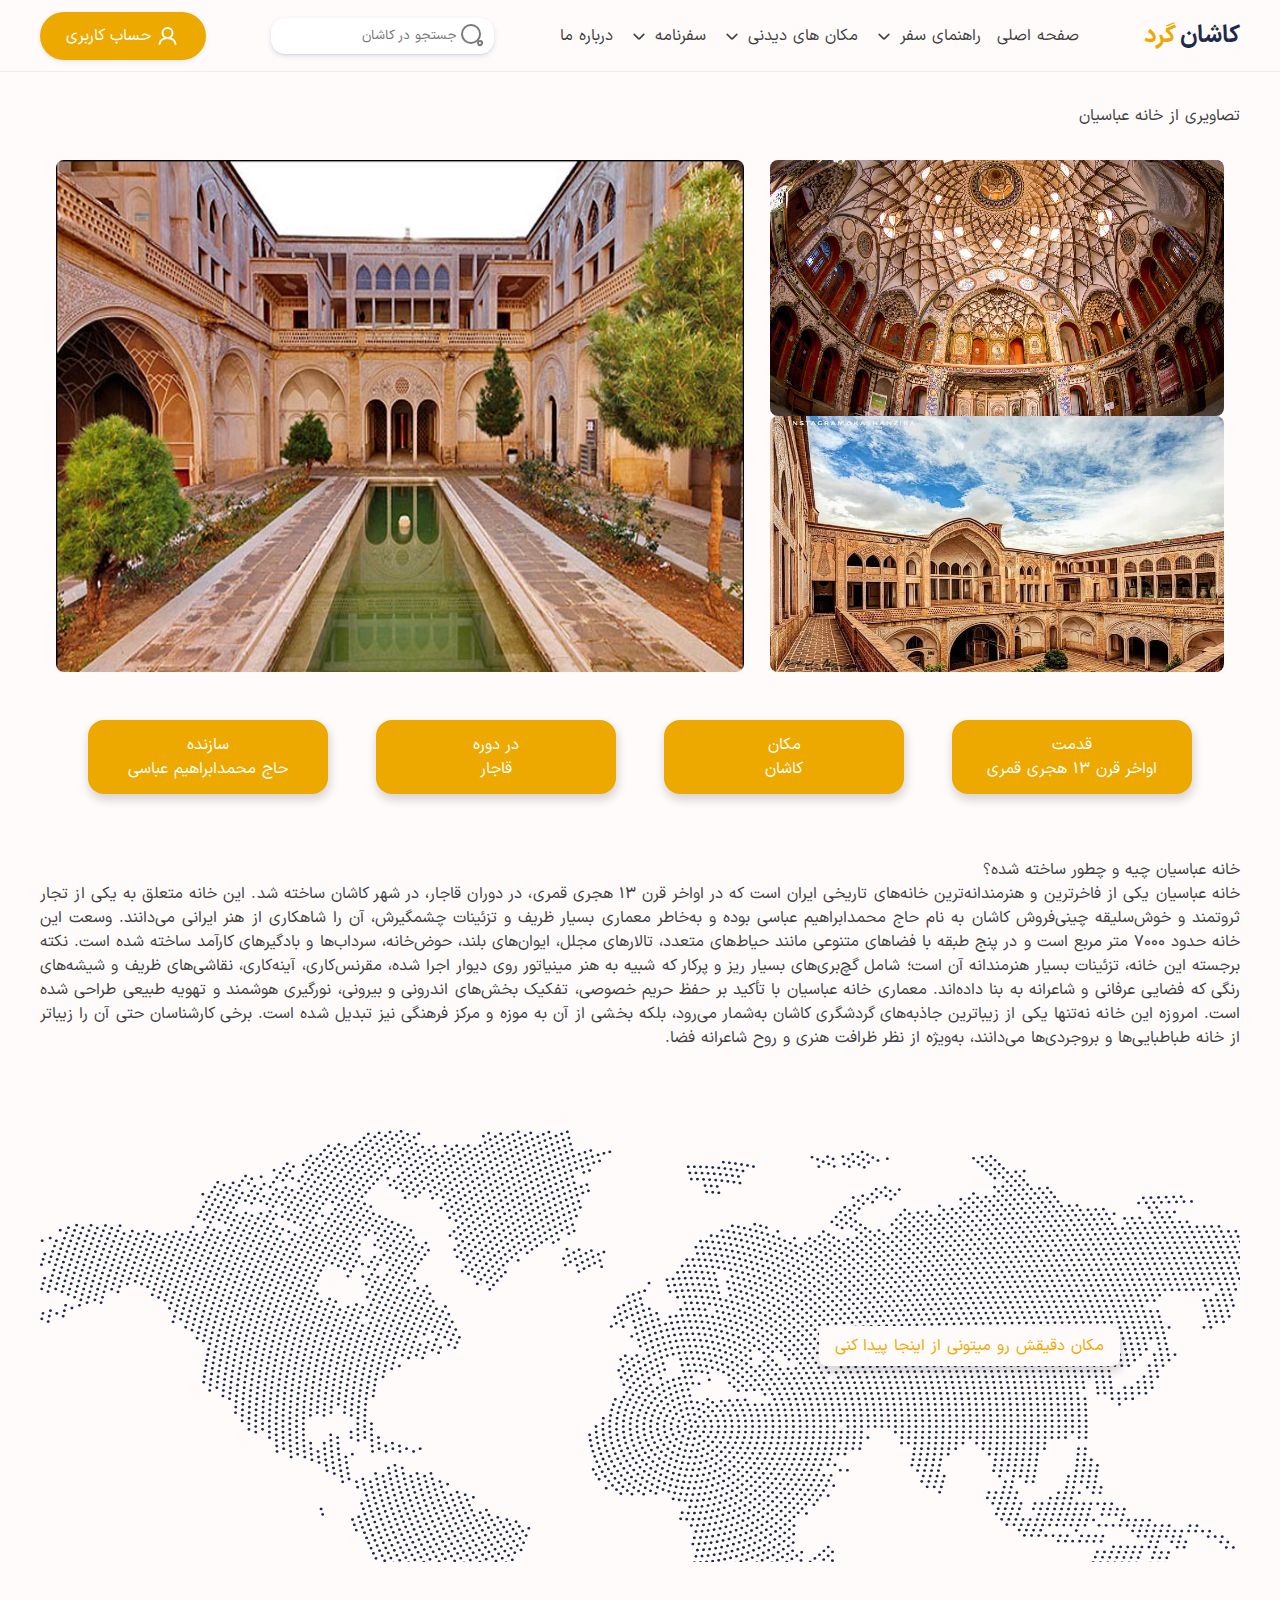
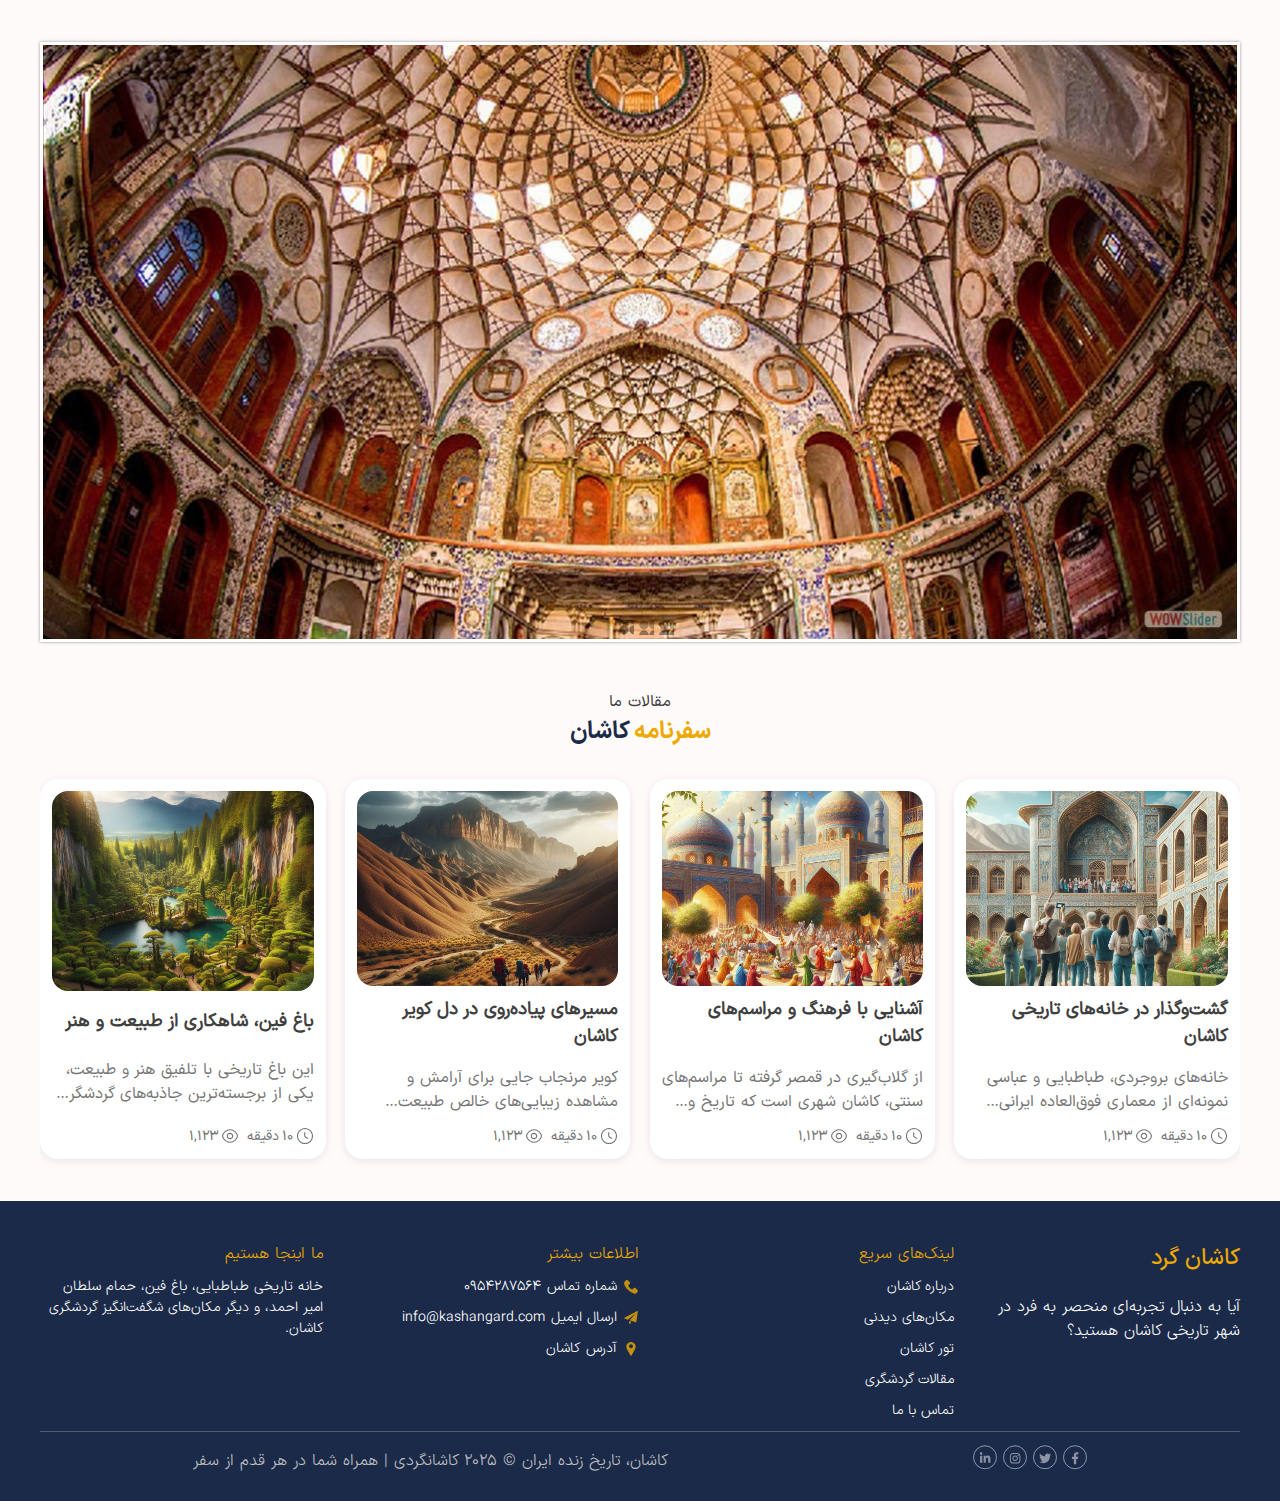
<file: abasian.html>
<!DOCTYPE html>
<html lang="fa" dir="rtl">
<head>
    <meta charset="UTF-8">
    <meta name="viewport" content="width=device-width, initial-scale=1.0">
    <title>Document</title>
    <link rel="stylesheet" href="styles/tabatabaii.css">
    <link rel="stylesheet" href="styles/Reset.css">
    <link rel="stylesheet" href="styles/Style.css">

	<!-- Start WOWSlider.com HEAD section --> <!-- add to the <head> of your page -->
	<link rel="stylesheet" type="text/css" href="engine0/style.css" />
	<script type="text/javascript" src="engine0/jquery.js"></script>
	<!-- End WOWSlider.com HEAD section -->
	<!-- Start WOWSlider.com HEAD section --> <!-- add to the <head> of your page -->
	<link rel="stylesheet" type="text/css" href="engine0/style.css" />
	<!--script type="text/javascript" src="engine0/jquery.js"></script-->
	<!-- End WOWSlider.com HEAD section --></head>
<body>
    <header class="header">
        <div class="container">
          <div class="header__items">
            <svg
              class="icon__menu"
              width="34px"
              height="34px"
              viewBox="0 0 28 28"
              fill="none"
              xmlns="http://www.w3.org/2000/svg"
            >
              <path
                d="M21 7.75H3C2.59 7.75 2.25 7.41 2.25 7C2.25 6.59 2.59 6.25 3 6.25H21C21.41 6.25 21.75 6.59 21.75 7C21.75 7.41 21.41 7.75 21 7.75Z"
                fill="#292D32"
              />
              <path
                d="M21 12.75H3C2.59 12.75 2.25 12.41 2.25 12C2.25 11.59 2.59 11.25 3 11.25H21C21.41 11.25 21.75 11.59 21.75 12C21.75 12.41 21.41 12.75 21 12.75Z"
                fill="#292D32"
              />
              <path
                d="M21 17.75H3C2.59 17.75 2.25 17.41 2.25 17C2.25 16.59 2.59 16.25 3 16.25H21C21.41 16.25 21.75 16.59 21.75 17C21.75 17.41 21.41 17.75 21 17.75Z"
                fill="#292D32"
              />
            </svg>
            <div class="home__logo">
              <span class="logo__text__first">کاشان</span>
              <span class="logo__text__last">گرد</span>
            </div>
            <ul class="menu__wrpper">
              <svg
                class="close__menu"
                width="24"
                height="24"
                viewBox="0 0 24 24"
                fill="none"
                xmlns="http://www.w3.org/2000/svg"
              >
                <path
                  d="M12 22.75C6.07 22.75 1.25 17.93 1.25 12C1.25 6.07 6.07 1.25 12 1.25C17.93 1.25 22.75 6.07 22.75 12C22.75 17.93 17.93 22.75 12 22.75ZM12 2.75C6.9 2.75 2.75 6.9 2.75 12C2.75 17.1 6.9 21.25 12 21.25C17.1 21.25 21.25 17.1 21.25 12C21.25 6.9 17.1 2.75 12 2.75Z"
                  fill="#292D32"
                />
                <path
                  d="M9.17 15.58C8.98 15.58 8.79 15.51 8.64 15.36C8.35 15.07 8.35 14.59 8.64 14.3L14.3 8.64C14.59 8.35 15.07 8.35 15.36 8.64C15.65 8.93 15.65 9.41 15.36 9.7L9.7 15.36C9.56 15.51 9.36 15.58 9.17 15.58Z"
                  fill="#292D32"
                />
                <path
                  d="M14.83 15.58C14.64 15.58 14.45 15.51 14.3 15.36L8.64 9.7C8.35 9.41 8.35 8.93 8.64 8.64C8.93 8.35 9.41 8.35 9.7 8.64L15.36 14.3C15.65 14.59 15.65 15.07 15.36 15.36C15.21 15.51 15.02 15.58 14.83 15.58Z"
                  fill="#292D32"
                />
              </svg>
              <li class="menu__item"><a href="index.html">صفحه اصلی</a></li>
              <li class="menu__item menu__hassus">
                <a href="#">راهنمای سفر</a>
                <svg
                  width="25"
                  height="24"
                  viewBox="0 0 25 24"
                  fill="none"
                  xmlns="http://www.w3.org/2000/svg"
                >
                  <path
                    d="M18.5 10L13.2071 15.2929C12.8166 15.6834 12.1834 15.6834 11.7929 15.2929L6.5 10"
                    stroke="currentColor"
                    stroke-width="2"
                    stroke-linecap="round"
                  />
                </svg>
                <div class="wrpper__sub__menu">
                  <ul class="sub__menu">
                    <li>
                      جاذبه‌های گردشگری
                      <ul>
                        <li><a href="#">اماکن تاریخی</a></li>
                        <li><a href="#">طبیعت‌گردی</a></li>
                        <li><a href="#">رویدادها و فستیوال‌ها</a></li>
                      </ul>
                    </li>
                    <li>
                      اقامتگاه‌ها
                      <ul>
                        <li><a href="#">هتل‌ها</a></li>
                        <li><a href="#">اقامتگاه‌های سنتی</a></li>
                        <li><a href="#">خانه‌های محلی</a></li>
                      </ul>
                    </li>
                    <li>
                      غذا و نوشیدنی
                      <ul>
                        <li><a href="#">رستوران‌ها</a></li>
                        <li><a href="#">غذاهای محلی</a></li>
                        <li><a href="#">کافه‌ها و چایخانه‌ها</a></li>
                      </ul>
                    </li>
                    <li>
                      مسیرها و نقشه‌ها
                      <ul>
                        <li><a href="#">مسیرهای پیاده‌روی</a></li>
                        <li><a href="#">حمل‌ونقل عمومی</a></li>
                        <li><a href="#">نقشه‌های آنلاین</a></li>
                      </ul>
                    </li>
                    <li>
                      نکات ضروری سفر
                      <ul>
                        <li><a href="#">نکات ایمنی</a></li>
                        <li><a href="#">وسایل مورد نیاز</a></li>
                        <li><a href="#">فرهنگ و آداب محلی</a></li>
                      </ul>
                    </li>
                  </ul>
                </div>
              </li>
              <li class="menu__item menu__hassus">
                <a href="#">مکان های دیدنی</a>
                <svg
                  width="25"
                  height="24"
                  viewBox="0 0 25 24"
                  fill="none"
                  xmlns="http://www.w3.org/2000/svg"
                >
                  <path
                    d="M18.5 10L13.2071 15.2929C12.8166 15.6834 12.1834 15.6834 11.7929 15.2929L6.5 10"
                    stroke="currentColor"
                    stroke-width="2"
                    stroke-linecap="round"
                  />
                </svg>
                <div class="wrpper__sub__menu">
                  <ul class="sub__menu">
                    <li>
                      خانه‌های تاریخی
                      <ul>
                        <li><a href="brojeerdi.html">خانه بروجردی‌ها</a></li>
                        <li><a href="tabatabaii.html">خانه طباطبایی‌ها</a></li>
                        <li><a href="abasian.html">خانه عباسیان</a></li>
                      </ul>
                    </li>
                    <li>
                      باغ‌های زیبا
                      <ul>
                        <li><a href="#">باغ فین</a></li>
                        <li><a href="#">باغ موزه گیاه‌شناسی</a></li>
                      </ul>
                    </li>
                    <li>
                      مساجد و اماکن مذهبی
                      <ul>
                        <li><a href="#">مسجد جامع کاشان</a></li>
                        <li><a href="#">امامزاده سلطان میراحمد</a></li>
                      </ul>
                    </li>
                    <li>
                      بازارها و مراکز خرید
                      <ul>
                        <li><a href="#">بازار سنتی کاشان</a></li>
                        <li><a href="#">کاروانسرای امین‌الدوله</a></li>
                      </ul>
                    </li>
                    <li>
                      جاذبه‌های طبیعی اطراف
                      <ul>
                        <li><a href="#">کویر مرنجاب</a></li>
                        <li><a href="#">نیاسر و آبشار آن</a></li>
                      </ul>
                    </li>
                  </ul>
                </div>
              </li>
              <li class="menu__item menu__hassus">
                <a href="#">سفرنامه</a>
                <svg
                  width="25"
                  height="24"
                  viewBox="0 0 25 24"
                  fill="none"
                  xmlns="http://www.w3.org/2000/svg"
                >
                  <path
                    d="M18.5 10L13.2071 15.2929C12.8166 15.6834 12.1834 15.6834 11.7929 15.2929L6.5 10"
                    stroke="currentColor"
                    stroke-width="2"
                    stroke-linecap="round"
                  />
                </svg>
                <div class="wrpper__sub__menu">
                  <ul class="sub__menu">
                    <li>
                      سفر به خانه‌های تاریخی
                      <ul>
                        <li><a href="#">بازدید از خانه بروجردی‌ها</a></li>
                        <li><a href="#">تجربه خانه طباطبایی‌ها</a></li>
                        <li><a href="#">شگفتی‌های خانه عباسیان</a></li>
                      </ul>
                    </li>
                    <li>
                      بازدید از بازار کاشان
                      <ul>
                        <li><a href="#">خرید صنایع‌دستی</a></li>
                        <li><a href="#">غذاها و شیرینی‌های محلی</a></li>
                        <li><a href="#">فرهنگ محلی در بازار</a></li>
                      </ul>
                    </li>
                    <li>
                      جاذبه‌های کویری کاشان
                      <ul>
                        <li><a href="#">تجربه‌ای متفاوت در کویر مرنجاب</a></li>
                        <li><a href="#">شب‌های پرستاره کویر</a></li>
                        <li><a href="#">ماجراجویی‌های طبیعت‌گردی</a></li>
                      </ul>
                    </li>
                  </ul>
                </div>
              </li>
              <li class="menu__item"><a href="#">درباره ما</a></li>
              <div class="overlay__primery"></div>
            </ul>
            <div class="search__box">
              <input type="search" placeholder="جستجو در کاشان" />
              <button class="btn__search">
                <svg
                  width="24"
                  height="24"
                  viewBox="0 0 24 24"
                  fill="none"
                  xmlns="http://www.w3.org/2000/svg"
                >
                  <path
                    d="M11.01 20.02C15.9861 20.02 20.02 15.9861 20.02 11.01C20.02 6.03391 15.9861 2 11.01 2C6.03391 2 2 6.03391 2 11.01C2 15.9861 6.03391 20.02 11.01 20.02Z"
                    stroke="currentColor"
                    stroke-width="2"
                  />
                  <path
                    d="M21.9901 18.95C21.6601 18.34 20.9601 18 20.0201 18C19.3101 18 18.7001 18.29 18.3401 18.79C17.9801 19.29 17.9001 19.96 18.1201 20.63C18.5501 21.93 19.3001 22.22 19.7101 22.27C19.7701 22.28 19.8301 22.28 19.9001 22.28C20.3401 22.28 21.0201 22.09 21.6801 21.1C22.2101 20.33 22.3101 19.56 21.9901 18.95Z"
                    stroke="currentColor"
                    stroke-width="2"
                  />
                </svg>
              </button>
            </div>
            <a class="button__login">
              <svg
                width="25"
                height="24"
                viewBox="0 0 25 24"
                fill="none"
                xmlns="http://www.w3.org/2000/svg"
              >
                <path
                  d="M12.5 14C15.2614 14 17.5 11.7614 17.5 9C17.5 6.23858 15.2614 4 12.5 4C9.73858 4 7.5 6.23858 7.5 9C7.5 11.7614 9.73858 14 12.5 14ZM12.5 14C8.08172 14 4.5 16.6863 4.5 20M12.5 14C16.9183 14 20.5 16.6863 20.5 20"
                  stroke="currentColor"
                  stroke-width="2"
                  stroke-linecap="round"
                />
              </svg>
              <span>حساب کاربری</span>
            </a>
          </div>
        </div>
      </header>

      <section class="loc-image">
        <div class="container">
            <div class="loc-image-div_txt">
              <h2>تصاویری از خانه عباسیان</h2>
            </div>
            <div class="loc-image-container">
                <div class="loc-image-right-container">
                    <img class="loc-image-right-img" src="images/عباسیان4.jpg" alt="">
                    <img class="loc-image-right-img" src="images/عباسیان2.jpg" alt="">
                </div>
                <div class="loc-image-left-container">
                    <img class="loc-image-left-img" src="images/عباسیان1.jpg" alt="">
                </div>
            </div>
        </div>
      </section>

      <section class="summary-info">
        <div class="container">
            <div class="summary-info-container">
                <div class="summary-info-div-container">
                    <h2>قدمت</h2>
                    <h4> اواخر قرن ۱۳ هجری قمری</h4>
                </div>
                <div class="summary-info-div-container">
                    <h2>مکان</h2>
                    <h4>کاشان</h4>
                </div>
                <div class="summary-info-div-container">
                    <h2>در دوره</h2>
                    <h4>قاجار</h4>
                </div>
                <div class="summary-info-div-container">
                    <h2>سازنده</h2>
                    <h4>حاج محمدابراهیم عباسی</h4>
                </div>
            </div>
        </div>
      </section>

      <section class="info">
        <div class="container">
          <div class="info-container">
            <h2>خانه عباسیان چیه و چطور ساخته شده؟</h2>
            <h3>خانه عباسیان یکی از فاخرترین و هنرمندانه‌ترین خانه‌های تاریخی ایران است که در اواخر قرن ۱۳ هجری قمری، در دوران قاجار، در شهر کاشان ساخته شد. این خانه متعلق به یکی از تجار ثروتمند و خوش‌سلیقه چینی‌فروش کاشان به نام حاج محمدابراهیم عباسی بوده و به‌خاطر معماری بسیار ظریف و تزئینات چشمگیرش، آن را شاهکاری از هنر ایرانی می‌دانند. وسعت این خانه حدود ۷۰۰۰ متر مربع است و در پنج طبقه با فضاهای متنوعی مانند حیاط‌های متعدد، تالارهای مجلل، ایوان‌های بلند، حوض‌خانه، سرداب‌ها و بادگیرهای کارآمد ساخته شده است.

              نکته برجسته این خانه، تزئینات بسیار هنرمندانه آن است؛ شامل گچ‌بری‌های بسیار ریز و پرکار که شبیه به هنر مینیاتور روی دیوار اجرا شده، مقرنس‌کاری، آینه‌کاری، نقاشی‌های ظریف و شیشه‌های رنگی که فضایی عرفانی و شاعرانه به بنا داده‌اند. معماری خانه عباسیان با تأکید بر حفظ حریم خصوصی، تفکیک بخش‌های اندرونی و بیرونی، نورگیری هوشمند و تهویه طبیعی طراحی شده است.
              
              امروزه این خانه نه‌تنها یکی از زیباترین جاذبه‌های گردشگری کاشان به‌شمار می‌رود، بلکه بخشی از آن به موزه و مرکز فرهنگی نیز تبدیل شده است. برخی کارشناسان حتی آن را زیباتر از خانه طباطبایی‌ها و بروجردی‌ها می‌دانند، به‌ویژه از نظر ظرافت هنری و روح شاعرانه فضا.</h3>
          </div>
        </div>
      </section>


      <section class="map">
        <div class="container">
          <div class="map-container">
              <h2>مکان دقیقش رو میتونی از اینجا پیدا کنی</h2>
              <iframe class="location" src="https://www.google.com/maps/embed?pb=!1m18!1m12!1m3!1d3308.6338737793253!2d51.43791717628898!3d33.97624882173818!2m3!1f0!2f0!3f0!3m2!1i1024!2i768!4f13.1!3m3!1m2!1s0x3f96847d41644ee1%3A0x853343e0743f975a!2sAbbasian%20Historical%20House!5e0!3m2!1sen!2s!4v1746461357655!5m2!1sen!2s" width="600" height="450" style="border:0;" allowfullscreen="" loading="lazy" referrerpolicy="no-referrer-when-downgrade"></iframe>
          </div>
        </div>
      </section>


      <section>
        <div class="container">
	<!-- Start WOWSlider.com BODY section --> <!-- add to the <body> of your page -->
	<div id="wowslider-container0">
	<div class="ws_images"><ul>
		<li><img src="data0/images/4.jpg" alt="عباسیان4" title="عباسیان4" id="wows0_0"/></li>
		<li><a href="http://wowslider.com"><img src="data0/images/3.jpg" alt="jquery image gallery" title="عباسیان3" id="wows0_1"/></a></li>
		<li><img src="data0/images/asriran3.jpg" alt="asriran-3" title="asriran-3" id="wows0_2"/></li>
	</ul></div>
	<div class="ws_bullets"><div>
		<a href="#" title="عباسیان4"><span><img src="data0/tooltips/4.jpg" alt="عباسیان4"/>1</span></a>
		<a href="#" title="عباسیان3"><span><img src="data0/tooltips/3.jpg" alt="عباسیان3"/>2</span></a>
		<a href="#" title="asriran-3"><span><img src="data0/tooltips/asriran3.jpg" alt="asriran-3"/>3</span></a>
	</div></div><div class="ws_script" style="position:absolute;left:-99%"><a href="http://wowslider.com">responsive carousel</a> by WOWSlider.com v7.7</div>
	<div class="ws_shadow"></div>
	</div>	
	<script type="text/javascript" src="engine0/wowslider.js"></script>
	<script type="text/javascript" src="engine0/script.js"></script>
	<!-- End WOWSlider.com BODY section -->
        </div>
      </section>


      <section class="blog">
        <div class="container">
          <div class="header__items__blog">
            <h4 class="">مقالات ما</h4>
            <div class="items__blog__span">
              <span>سفرنامه</span>
              <span>کاشان</span>
            </div>
          </div>
          <div class="items__blog">
            <div class="item__blog">
              <div class="item__blog__img">
                <img
                  src="images/گشت_وگذار در خانه_های تاریخی کاشان.png"
                  alt="سفر به کاشان"
                />
              </div>
              <div class="item__blog__title">
                <h4 class="item__blog__name">
                  گشت‌وگذار در خانه‌های تاریخی کاشان
                </h4>
              </div>
              <h5 class="items__blog__caption">
                خانه‌های بروجردی، طباطبایی و عباسی نمونه‌ای از معماری فوق‌العاده
                ایرانی هستند که باید از نزدیک تجربه کنید.
              </h5>
              <div class="icon__item__blog">
                <div class="icon__item__time">
                  <svg
                    width="24"
                    height="24"
                    viewBox="0 0 24 24"
                    fill="none"
                    xmlns="http://www.w3.org/2000/svg"
                  >
                    <path
                      d="M12 22.75C6.07 22.75 1.25 17.93 1.25 12C1.25 6.07 6.07 1.25 12 1.25C17.93 1.25 22.75 6.07 22.75 12C22.75 17.93 17.93 22.75 12 22.75ZM12 2.75C6.9 2.75 2.75 6.9 2.75 12C2.75 17.1 6.9 21.25 12 21.25C17.1 21.25 21.25 17.1 21.25 12C21.25 6.9 17.1 2.75 12 2.75Z"
                      fill="currentColor"
                    />
                    <path
                      d="M15.7101 15.93C15.5801 15.93 15.4501 15.9 15.3301 15.82L12.2301 13.97C11.4601 13.51 10.8901 12.5 10.8901 11.61V7.51001C10.8901 7.10001 11.2301 6.76001 11.6401 6.76001C12.0501 6.76001 12.3901 7.10001 12.3901 7.51001V11.61C12.3901 11.97 12.6901 12.5 13.0001 12.68L16.1001 14.53C16.4601 14.74 16.5701 15.2 16.3601 15.56C16.2101 15.8 15.9601 15.93 15.7101 15.93Z"
                      fill="currentColor"
                    />
                  </svg>
                  <span>10</span><span>دقیقه</span>
                </div>
                <div class="icon__item__visit">
                  <svg
                    width="24"
                    height="24"
                    viewBox="0 0 24 24"
                    fill="none"
                    xmlns="http://www.w3.org/2000/svg"
                  >
                    <path
                      d="M11.9999 16.3299C9.60992 16.3299 7.66992 14.3899 7.66992 11.9999C7.66992 9.60992 9.60992 7.66992 11.9999 7.66992C14.3899 7.66992 16.3299 9.60992 16.3299 11.9999C16.3299 14.3899 14.3899 16.3299 11.9999 16.3299ZM11.9999 9.16992C10.4399 9.16992 9.16992 10.4399 9.16992 11.9999C9.16992 13.5599 10.4399 14.8299 11.9999 14.8299C13.5599 14.8299 14.8299 13.5599 14.8299 11.9999C14.8299 10.4399 13.5599 9.16992 11.9999 9.16992Z"
                      fill="currentColor"
                    />
                    <path
                      d="M12.0001 21.02C8.24008 21.02 4.69008 18.82 2.25008 15C1.19008 13.35 1.19008 10.66 2.25008 8.99998C4.70008 5.17998 8.25008 2.97998 12.0001 2.97998C15.7501 2.97998 19.3001 5.17998 21.7401 8.99998C22.8001 10.65 22.8001 13.34 21.7401 15C19.3001 18.82 15.7501 21.02 12.0001 21.02ZM12.0001 4.47998C8.77008 4.47998 5.68008 6.41998 3.52008 9.80998C2.77008 10.98 2.77008 13.02 3.52008 14.19C5.68008 17.58 8.77008 19.52 12.0001 19.52C15.2301 19.52 18.3201 17.58 20.4801 14.19C21.2301 13.02 21.2301 10.98 20.4801 9.80998C18.3201 6.41998 15.2301 4.47998 12.0001 4.47998Z"
                      fill="currentColor"
                    />
                  </svg>
                  <span>1,123</span>
                </div>
              </div>
            </div>
            <div class="item__blog">
              <div class="item__blog__img">
                <img
                  src="images/آشنایی با فرهنگ و مراسم_های کاشان.png"
                  alt="سفر به کاشان"
                />
              </div>
              <div class="item__blog__title">
                <h4 class="item__blog__name">
                  آشنایی با فرهنگ و مراسم‌های کاشان
                </h4>
              </div>
              <h5 class="items__blog__caption">
                از گلاب‌گیری در قمصر گرفته تا مراسم‌های سنتی، کاشان شهری است که
                تاریخ و فرهنگ آن شما را مجذوب خود خواهد کرد.
              </h5>
              <div class="icon__item__blog">
                <div class="icon__item__time">
                  <svg
                    width="24"
                    height="24"
                    viewBox="0 0 24 24"
                    fill="none"
                    xmlns="http://www.w3.org/2000/svg"
                  >
                    <path
                      d="M12 22.75C6.07 22.75 1.25 17.93 1.25 12C1.25 6.07 6.07 1.25 12 1.25C17.93 1.25 22.75 6.07 22.75 12C22.75 17.93 17.93 22.75 12 22.75ZM12 2.75C6.9 2.75 2.75 6.9 2.75 12C2.75 17.1 6.9 21.25 12 21.25C17.1 21.25 21.25 17.1 21.25 12C21.25 6.9 17.1 2.75 12 2.75Z"
                      fill="currentColor"
                    />
                    <path
                      d="M15.7101 15.93C15.5801 15.93 15.4501 15.9 15.3301 15.82L12.2301 13.97C11.4601 13.51 10.8901 12.5 10.8901 11.61V7.51001C10.8901 7.10001 11.2301 6.76001 11.6401 6.76001C12.0501 6.76001 12.3901 7.10001 12.3901 7.51001V11.61C12.3901 11.97 12.6901 12.5 13.0001 12.68L16.1001 14.53C16.4601 14.74 16.5701 15.2 16.3601 15.56C16.2101 15.8 15.9601 15.93 15.7101 15.93Z"
                      fill="currentColor"
                    />
                  </svg>
                  <span>10</span><span>دقیقه</span>
                </div>
                <div class="icon__item__visit">
                  <svg
                    width="24"
                    height="24"
                    viewBox="0 0 24 24"
                    fill="none"
                    xmlns="http://www.w3.org/2000/svg"
                  >
                    <path
                      d="M11.9999 16.3299C9.60992 16.3299 7.66992 14.3899 7.66992 11.9999C7.66992 9.60992 9.60992 7.66992 11.9999 7.66992C14.3899 7.66992 16.3299 9.60992 16.3299 11.9999C16.3299 14.3899 14.3899 16.3299 11.9999 16.3299ZM11.9999 9.16992C10.4399 9.16992 9.16992 10.4399 9.16992 11.9999C9.16992 13.5599 10.4399 14.8299 11.9999 14.8299C13.5599 14.8299 14.8299 13.5599 14.8299 11.9999C14.8299 10.4399 13.5599 9.16992 11.9999 9.16992Z"
                      fill="currentColor"
                    />
                    <path
                      d="M12.0001 21.02C8.24008 21.02 4.69008 18.82 2.25008 15C1.19008 13.35 1.19008 10.66 2.25008 8.99998C4.70008 5.17998 8.25008 2.97998 12.0001 2.97998C15.7501 2.97998 19.3001 5.17998 21.7401 8.99998C22.8001 10.65 22.8001 13.34 21.7401 15C19.3001 18.82 15.7501 21.02 12.0001 21.02ZM12.0001 4.47998C8.77008 4.47998 5.68008 6.41998 3.52008 9.80998C2.77008 10.98 2.77008 13.02 3.52008 14.19C5.68008 17.58 8.77008 19.52 12.0001 19.52C15.2301 19.52 18.3201 17.58 20.4801 14.19C21.2301 13.02 21.2301 10.98 20.4801 9.80998C18.3201 6.41998 15.2301 4.47998 12.0001 4.47998Z"
                      fill="currentColor"
                    />
                  </svg>
                  <span>1,123</span>
                </div>
              </div>
            </div>
            <div class="item__blog">
              <div class="item__blog__img">
                <img
                  src="images/مسیرهای پیاده_روی در دل کویر کاشان.png"
                  alt="سفر به کاشان"
                />
              </div>
              <div class="item__blog__title">
                <h4 class="item__blog__name">
                  مسیرهای پیاده‌روی در دل کویر کاشان
                </h4>
              </div>
              <h5 class="items__blog__caption">
                کویر مرنجاب جایی برای آرامش و مشاهده زیبایی‌های خالص طبیعت است.
              </h5>
              <div class="icon__item__blog">
                <div class="icon__item__time">
                  <svg
                    width="24"
                    height="24"
                    viewBox="0 0 24 24"
                    fill="none"
                    xmlns="http://www.w3.org/2000/svg"
                  >
                    <path
                      d="M12 22.75C6.07 22.75 1.25 17.93 1.25 12C1.25 6.07 6.07 1.25 12 1.25C17.93 1.25 22.75 6.07 22.75 12C22.75 17.93 17.93 22.75 12 22.75ZM12 2.75C6.9 2.75 2.75 6.9 2.75 12C2.75 17.1 6.9 21.25 12 21.25C17.1 21.25 21.25 17.1 21.25 12C21.25 6.9 17.1 2.75 12 2.75Z"
                      fill="currentColor"
                    />
                    <path
                      d="M15.7101 15.93C15.5801 15.93 15.4501 15.9 15.3301 15.82L12.2301 13.97C11.4601 13.51 10.8901 12.5 10.8901 11.61V7.51001C10.8901 7.10001 11.2301 6.76001 11.6401 6.76001C12.0501 6.76001 12.3901 7.10001 12.3901 7.51001V11.61C12.3901 11.97 12.6901 12.5 13.0001 12.68L16.1001 14.53C16.4601 14.74 16.5701 15.2 16.3601 15.56C16.2101 15.8 15.9601 15.93 15.7101 15.93Z"
                      fill="currentColor"
                    />
                  </svg>
                  <span>10</span><span>دقیقه</span>
                </div>
                <div class="icon__item__visit">
                  <svg
                    width="24"
                    height="24"
                    viewBox="0 0 24 24"
                    fill="none"
                    xmlns="http://www.w3.org/2000/svg"
                  >
                    <path
                      d="M11.9999 16.3299C9.60992 16.3299 7.66992 14.3899 7.66992 11.9999C7.66992 9.60992 9.60992 7.66992 11.9999 7.66992C14.3899 7.66992 16.3299 9.60992 16.3299 11.9999C16.3299 14.3899 14.3899 16.3299 11.9999 16.3299ZM11.9999 9.16992C10.4399 9.16992 9.16992 10.4399 9.16992 11.9999C9.16992 13.5599 10.4399 14.8299 11.9999 14.8299C13.5599 14.8299 14.8299 13.5599 14.8299 11.9999C14.8299 10.4399 13.5599 9.16992 11.9999 9.16992Z"
                      fill="currentColor"
                    />
                    <path
                      d="M12.0001 21.02C8.24008 21.02 4.69008 18.82 2.25008 15C1.19008 13.35 1.19008 10.66 2.25008 8.99998C4.70008 5.17998 8.25008 2.97998 12.0001 2.97998C15.7501 2.97998 19.3001 5.17998 21.7401 8.99998C22.8001 10.65 22.8001 13.34 21.7401 15C19.3001 18.82 15.7501 21.02 12.0001 21.02ZM12.0001 4.47998C8.77008 4.47998 5.68008 6.41998 3.52008 9.80998C2.77008 10.98 2.77008 13.02 3.52008 14.19C5.68008 17.58 8.77008 19.52 12.0001 19.52C15.2301 19.52 18.3201 17.58 20.4801 14.19C21.2301 13.02 21.2301 10.98 20.4801 9.80998C18.3201 6.41998 15.2301 4.47998 12.0001 4.47998Z"
                      fill="currentColor"
                    />
                  </svg>
                  <span>1,123</span>
                </div>
              </div>
            </div>
            <div class="item__blog">
              <div class="item__blog__img">
                <img
                  src="images/باغ فین، شاهکاری از طبیعت و هنر.png"
                  alt="سفر به کاشان"
                />
              </div>
              <div class="item__blog__title">
                <h4 class="item__blog__name">باغ فین، شاهکاری از طبیعت و هنر</h4>
              </div>
              <h5 class="items__blog__caption">
                این باغ تاریخی با تلفیق هنر و طبیعت، یکی از برجسته‌ترین جاذبه‌های
                گردشگری کاشان محسوب می‌شود.
              </h5>
              <div class="icon__item__blog">
                <div class="icon__item__time">
                  <svg
                    width="24"
                    height="24"
                    viewBox="0 0 24 24"
                    fill="none"
                    xmlns="http://www.w3.org/2000/svg"
                  >
                    <path
                      d="M12 22.75C6.07 22.75 1.25 17.93 1.25 12C1.25 6.07 6.07 1.25 12 1.25C17.93 1.25 22.75 6.07 22.75 12C22.75 17.93 17.93 22.75 12 22.75ZM12 2.75C6.9 2.75 2.75 6.9 2.75 12C2.75 17.1 6.9 21.25 12 21.25C17.1 21.25 21.25 17.1 21.25 12C21.25 6.9 17.1 2.75 12 2.75Z"
                      fill="currentColor"
                    />
                    <path
                      d="M15.7101 15.93C15.5801 15.93 15.4501 15.9 15.3301 15.82L12.2301 13.97C11.4601 13.51 10.8901 12.5 10.8901 11.61V7.51001C10.8901 7.10001 11.2301 6.76001 11.6401 6.76001C12.0501 6.76001 12.3901 7.10001 12.3901 7.51001V11.61C12.3901 11.97 12.6901 12.5 13.0001 12.68L16.1001 14.53C16.4601 14.74 16.5701 15.2 16.3601 15.56C16.2101 15.8 15.9601 15.93 15.7101 15.93Z"
                      fill="currentColor"
                    />
                  </svg>
                  <span>10</span><span>دقیقه</span>
                </div>
                <div class="icon__item__visit">
                  <svg
                    width="24"
                    height="24"
                    viewBox="0 0 24 24"
                    fill="none"
                    xmlns="http://www.w3.org/2000/svg"
                  >
                    <path
                      d="M11.9999 16.3299C9.60992 16.3299 7.66992 14.3899 7.66992 11.9999C7.66992 9.60992 9.60992 7.66992 11.9999 7.66992C14.3899 7.66992 16.3299 9.60992 16.3299 11.9999C16.3299 14.3899 14.3899 16.3299 11.9999 16.3299ZM11.9999 9.16992C10.4399 9.16992 9.16992 10.4399 9.16992 11.9999C9.16992 13.5599 10.4399 14.8299 11.9999 14.8299C13.5599 14.8299 14.8299 13.5599 14.8299 11.9999C14.8299 10.4399 13.5599 9.16992 11.9999 9.16992Z"
                      fill="currentColor"
                    />
                    <path
                      d="M12.0001 21.02C8.24008 21.02 4.69008 18.82 2.25008 15C1.19008 13.35 1.19008 10.66 2.25008 8.99998C4.70008 5.17998 8.25008 2.97998 12.0001 2.97998C15.7501 2.97998 19.3001 5.17998 21.7401 8.99998C22.8001 10.65 22.8001 13.34 21.7401 15C19.3001 18.82 15.7501 21.02 12.0001 21.02ZM12.0001 4.47998C8.77008 4.47998 5.68008 6.41998 3.52008 9.80998C2.77008 10.98 2.77008 13.02 3.52008 14.19C5.68008 17.58 8.77008 19.52 12.0001 19.52C15.2301 19.52 18.3201 17.58 20.4801 14.19C21.2301 13.02 21.2301 10.98 20.4801 9.80998C18.3201 6.41998 15.2301 4.47998 12.0001 4.47998Z"
                      fill="currentColor"
                    />
                  </svg>
                  <span>1,123</span>
                </div>
              </div>
            </div>
          </div>
        </div>
      </section>
    </div>





    <footer class="footer">
      <div class="container">
        <div class="items__footer">
          <div class="right__item__footer">
            <h3>کاشان گرد</h3>
            <h4>
              آیا به دنبال تجربه‌ای منحصر به فرد در شهر تاریخی کاشان هستید؟
            </h4>
          </div>
          <ul class="item__list__footer">
            <h6>لینک‌های سریع</h6>
            <li><a href="#">درباره کاشان</a></li>
            <li><a href="#">مکان‌های دیدنی</a></li>
            <li><a href="#">تور کاشان</a></li>
            <li><a href="#">مقالات گردشگری</a></li>
            <li><a href="#">تماس با ما</a></li>
          </ul>
          <ul class="item__list__footer">
            <h6>اطلاعات بیشتر</h6>
            <li>
              <svg
                width="18"
                height="21"
                viewBox="0 0 18 21"
                fill="none"
                xmlns="http://www.w3.org/2000/svg"
              >
                <path
                  d="M17.5107 14.4802L14.9988 11.9682C14.1016 11.0711 12.5765 11.43 12.2177 12.5962C11.9485 13.4037 11.0514 13.8522 10.244 13.6728C8.44974 13.2242 6.0275 10.8917 5.57894 9.00774C5.3098 8.20029 5.84808 7.30316 6.65549 7.03406C7.82176 6.67521 8.18061 5.15009 7.28348 4.25297L4.77153 1.74101C4.05382 1.11302 2.97727 1.11302 2.34929 1.74101L0.644743 3.44555C-1.0598 5.2398 0.824169 9.99457 5.04066 14.211C9.25716 18.4275 14.0119 20.4013 15.8062 18.607L17.5107 16.9024C18.1387 16.1847 18.1387 15.1082 17.5107 14.4802Z"
                  fill="currentColor"
                  fill-opacity="0.8"
                />
              </svg>
              <span>شماره تماس</span>
              <a href="tell">0954287564</a>
            </li>
            <li>
              <svg
                width="18"
                height="21"
                viewBox="0 0 18 21"
                fill="none"
                xmlns="http://www.w3.org/2000/svg"
              >
                <path
                  d="M6.56266 14.4791V17.9576C6.56324 18.0758 6.60099 18.1908 6.67058 18.2864C6.74017 18.382 6.83807 18.4532 6.9504 18.49C7.06274 18.5269 7.18382 18.5274 7.29648 18.4916C7.40915 18.4558 7.5077 18.3855 7.57817 18.2906L9.61292 15.5216L6.56266 14.4791ZM17.7639 1.37433C17.6794 1.31414 17.5799 1.2785 17.4764 1.27136C17.3729 1.26421 17.2694 1.28583 17.1774 1.33383L0.302415 10.1463C0.205322 10.1976 0.125322 10.2762 0.0722333 10.3723C0.0191447 10.4685 -0.00472288 10.578 0.00355981 10.6875C0.0118425 10.797 0.0519151 10.9017 0.11886 10.9888C0.185804 11.0758 0.276708 11.1414 0.380415 11.1776L5.07166 12.7811L15.0624 4.23858L7.33141 13.5528L15.1937 16.2401C15.2717 16.2663 15.3545 16.2751 15.4363 16.266C15.5181 16.2568 15.5969 16.2299 15.6672 16.1871C15.7375 16.1443 15.7976 16.0867 15.8433 16.0182C15.8889 15.9498 15.9191 15.8721 15.9317 15.7908L17.9942 1.91583C18.0094 1.81311 17.996 1.70818 17.9554 1.61262C17.9147 1.51706 17.8485 1.43459 17.7639 1.37433Z"
                  fill="currentColor"
                  fill-opacity="0.8"
                />
              </svg>
              <span>ارسال ایمیل</span>
              <a href="mailto">info@kashangard.com</a>
            </li>
            <li>
              <svg
                width="18"
                height="21"
                viewBox="0 0 18 21"
                fill="none"
                xmlns="http://www.w3.org/2000/svg"
              >
                <path
                  d="M14.3281 4.35243C13.2357 2.46721 11.2954 1.31546 9.13767 1.27144C9.04556 1.26954 8.95285 1.26954 8.86071 1.27144C6.70303 1.31546 4.76268 2.46721 3.67024 4.35243C2.5536 6.27942 2.52305 8.5941 3.5885 10.5443L8.05204 18.7141C8.05405 18.7177 8.05605 18.7213 8.05812 18.7249C8.25451 19.0663 8.60632 19.27 8.99926 19.27C9.39216 19.27 9.74397 19.0662 9.94032 18.7249C9.94239 18.7213 9.9444 18.7177 9.9464 18.7141L14.4099 10.5443C15.4753 8.5941 15.4448 6.27942 14.3281 4.35243ZM8.99919 9.42629C7.60345 9.42629 6.46794 8.29078 6.46794 6.89504C6.46794 5.4993 7.60345 4.36379 8.99919 4.36379C10.3949 4.36379 11.5304 5.4993 11.5304 6.89504C11.5304 8.29078 10.395 9.42629 8.99919 9.42629Z"
                  fill="currentColor"
                  fill-opacity="0.8"
                />
              </svg>
              <span>آدرس</span>
              <a
                href="https://www.google.com/maps/place/%DA%A9%D8%A7%D8%B4%D8%A7%D9%86%D8%8C+%D8%A7%D8%B3%D8%AA%D8%A7%D9%86+%D8%A7%D8%B5%D9%81%D9%87%D8%A7%D9%86%D8%8C+%D8%A7%DB%8C%D8%B1%D8%A7%D9%86%E2%80%AD/@33.9625278,51.455564,13z/data=!4m15!1m8!3m7!1s0x3f9684849edea239:0xaf87e360598c6612!2z2qnYp9i02KfZhtiMINin2LPYqtin2YYg2KfYtdmB2YfYp9mG!3b1!8m2!3d33.9910347!4d51.4235414!16zL20vMDRyNm1m!3m5!1s0x3f9684849edea239:0xaf87e360598c6612!8m2!3d33.9910347!4d51.4235414!16zL20vMDRyNm1m?entry=ttu&g_ep=EgoyMDI1MDQyMy4wIKXMDSoJLDEwMjExNDUzSAFQAw%3D%3D"
              >
                کاشان</a
              >
            </li>
          </ul>
          <ul class="item__list__footer">
            <h6>ما اینجا هستیم</h6>
            <li>
              <span
                >خانه تاریخی طباطبایی، باغ فین، حمام سلطان امیر احمد، و دیگر
                مکان‌های شگفت‌انگیز گردشگری کاشان.</span
              >
            </li>
          </ul>
        </div>
        <div class="item__buttom__footer">
          <div class="icon__social__network">
            <svg
              width="24"
              height="31"
              viewBox="0 0 24 31"
              fill="none"
              xmlns="http://www.w3.org/2000/svg"
            >
              <rect
                x="0.5"
                y="3.77002"
                width="23"
                height="23"
                rx="11.5"
                stroke="currentColor"
                stroke-opacity="0.5"
              />
              <path
                d="M14.9703 17.02H13.2125V22.27H10.8687V17.02H8.94687V14.8638H10.8687V13.1997C10.8687 11.3247 11.9937 10.27 13.7047 10.27C14.525 10.27 15.3922 10.4341 15.3922 10.4341V12.2856H14.4312C13.4937 12.2856 13.2125 12.8481 13.2125 13.4575V14.8638H15.2984L14.9703 17.02Z"
                fill="currentColor"
                fill-opacity="0.5"
              />
            </svg>
            <svg
              width="24"
              height="31"
              viewBox="0 0 24 31"
              fill="none"
              xmlns="http://www.w3.org/2000/svg"
            >
              <rect
                x="0.5"
                y="3.77002"
                width="23"
                height="23"
                rx="11.5"
                stroke="currentColor"
                stroke-opacity="0.5"
              />
              <path
                d="M16.9266 13.8325C16.9266 13.9497 16.9266 14.0435 16.9266 14.1606C16.9266 17.4185 14.4656 21.145 9.94219 21.145C8.53594 21.145 7.24687 20.7466 6.16875 20.0435C6.35625 20.0669 6.54375 20.0903 6.75469 20.0903C7.90312 20.0903 8.95781 19.6919 9.80156 19.0356C8.72344 19.0122 7.80937 18.3091 7.50469 17.3247C7.66875 17.3481 7.80937 17.3716 7.97344 17.3716C8.18437 17.3716 8.41875 17.3247 8.60625 17.2778C7.48125 17.0435 6.6375 16.0591 6.6375 14.8638V14.8403C6.96562 15.0278 7.36406 15.1216 7.7625 15.145C7.08281 14.6997 6.66094 13.9497 6.66094 13.106C6.66094 12.6372 6.77812 12.2153 6.98906 11.8638C8.20781 13.3403 10.0359 14.3247 12.075 14.4419C12.0281 14.2544 12.0047 14.0669 12.0047 13.8794C12.0047 12.52 13.1062 11.4185 14.4656 11.4185C15.1687 11.4185 15.8016 11.6997 16.2703 12.1919C16.8094 12.0747 17.3484 11.8638 17.8172 11.5825C17.6297 12.1685 17.2547 12.6372 16.7391 12.9419C17.2312 12.895 17.7234 12.7544 18.1453 12.5669C17.8172 13.0591 17.3953 13.481 16.9266 13.8325Z"
                fill="currentColor"
                fill-opacity="0.5"
              />
            </svg>
            <svg
              width="24"
              height="31"
              viewBox="0 0 24 31"
              fill="none"
              xmlns="http://www.w3.org/2000/svg"
            >
              <rect
                x="0.5"
                y="3.77002"
                width="23"
                height="23"
                rx="11.5"
                stroke="currentColor"
                stroke-opacity="0.5"
              />
              <path
                d="M12.1594 13.5747C13.6359 13.5747 14.8547 14.7935 14.8547 16.27C14.8547 17.77 13.6359 18.9653 12.1594 18.9653C10.6594 18.9653 9.46406 17.77 9.46406 16.27C9.46406 14.7935 10.6594 13.5747 12.1594 13.5747ZM12.1594 18.0278C13.1203 18.0278 13.8937 17.2544 13.8937 16.27C13.8937 15.3091 13.1203 14.5356 12.1594 14.5356C11.175 14.5356 10.4016 15.3091 10.4016 16.27C10.4016 17.2544 11.1984 18.0278 12.1594 18.0278ZM15.5812 13.481C15.5812 13.8325 15.3 14.1138 14.9484 14.1138C14.5969 14.1138 14.3156 13.8325 14.3156 13.481C14.3156 13.1294 14.5969 12.8481 14.9484 12.8481C15.3 12.8481 15.5812 13.1294 15.5812 13.481ZM17.3625 14.1138C17.4094 14.981 17.4094 17.5825 17.3625 18.4497C17.3156 19.2935 17.1281 20.02 16.5187 20.6528C15.9094 21.2622 15.1594 21.4497 14.3156 21.4966C13.4484 21.5435 10.8469 21.5435 9.97969 21.4966C9.13594 21.4497 8.40937 21.2622 7.77656 20.6528C7.16719 20.02 6.97969 19.2935 6.93281 18.4497C6.88594 17.5825 6.88594 14.981 6.93281 14.1138C6.97969 13.27 7.16719 12.52 7.77656 11.9106C8.40937 11.3013 9.13594 11.1138 9.97969 11.0669C10.8469 11.02 13.4484 11.02 14.3156 11.0669C15.1594 11.1138 15.9094 11.3013 16.5187 11.9106C17.1281 12.52 17.3156 13.27 17.3625 14.1138ZM16.2375 19.3638C16.5187 18.6841 16.4484 17.0435 16.4484 16.27C16.4484 15.52 16.5187 13.8794 16.2375 13.1763C16.05 12.731 15.6984 12.356 15.2531 12.1919C14.55 11.9106 12.9094 11.981 12.1594 11.981C11.3859 11.981 9.74531 11.9106 9.06562 12.1919C8.59687 12.3794 8.24531 12.731 8.05781 13.1763C7.77656 13.8794 7.84687 15.52 7.84687 16.27C7.84687 17.0435 7.77656 18.6841 8.05781 19.3638C8.24531 19.8325 8.59687 20.1841 9.06562 20.3716C9.74531 20.6528 11.3859 20.5825 12.1594 20.5825C12.9094 20.5825 14.55 20.6528 15.2531 20.3716C15.6984 20.1841 16.0734 19.8325 16.2375 19.3638Z"
                fill="currentColor"
                fill-opacity="0.5"
              />
            </svg>
            <svg
              width="24"
              height="31"
              viewBox="0 0 24 31"
              fill="none"
              xmlns="http://www.w3.org/2000/svg"
            >
              <rect
                x="0.5"
                y="3.77002"
                width="23"
                height="23"
                rx="11.5"
                stroke="currentColor"
                stroke-opacity="0.5"
              />
              <path
                d="M9.25312 20.77H7.07344V13.7622H9.25312V20.77ZM8.15156 12.8247C7.47187 12.8247 6.90937 12.2388 6.90937 11.5356C6.90937 10.856 7.47187 10.2935 8.15156 10.2935C8.85469 10.2935 9.41719 10.856 9.41719 11.5356C9.41719 12.2388 8.85469 12.8247 8.15156 12.8247ZM17.3859 20.77H15.2297V17.3716C15.2297 16.5513 15.2062 15.52 14.0812 15.52C12.9562 15.52 12.7922 16.3872 12.7922 17.3013V20.77H10.6125V13.7622H12.6984V14.7231H12.7219C13.0266 14.1841 13.7297 13.5981 14.7844 13.5981C16.9875 13.5981 17.4094 15.0513 17.4094 16.9263V20.77H17.3859Z"
                fill="currentColor"
                fill-opacity="0.5"
              />
            </svg>
          </div>
          <span
            >کاشان، تاریخ زنده ایران © 2025 کاشانگردی | همراه شما در هر قدم از
            سفر</span
          >
        </div>
      </div>
    </footer>
</body>
</html>
</file>
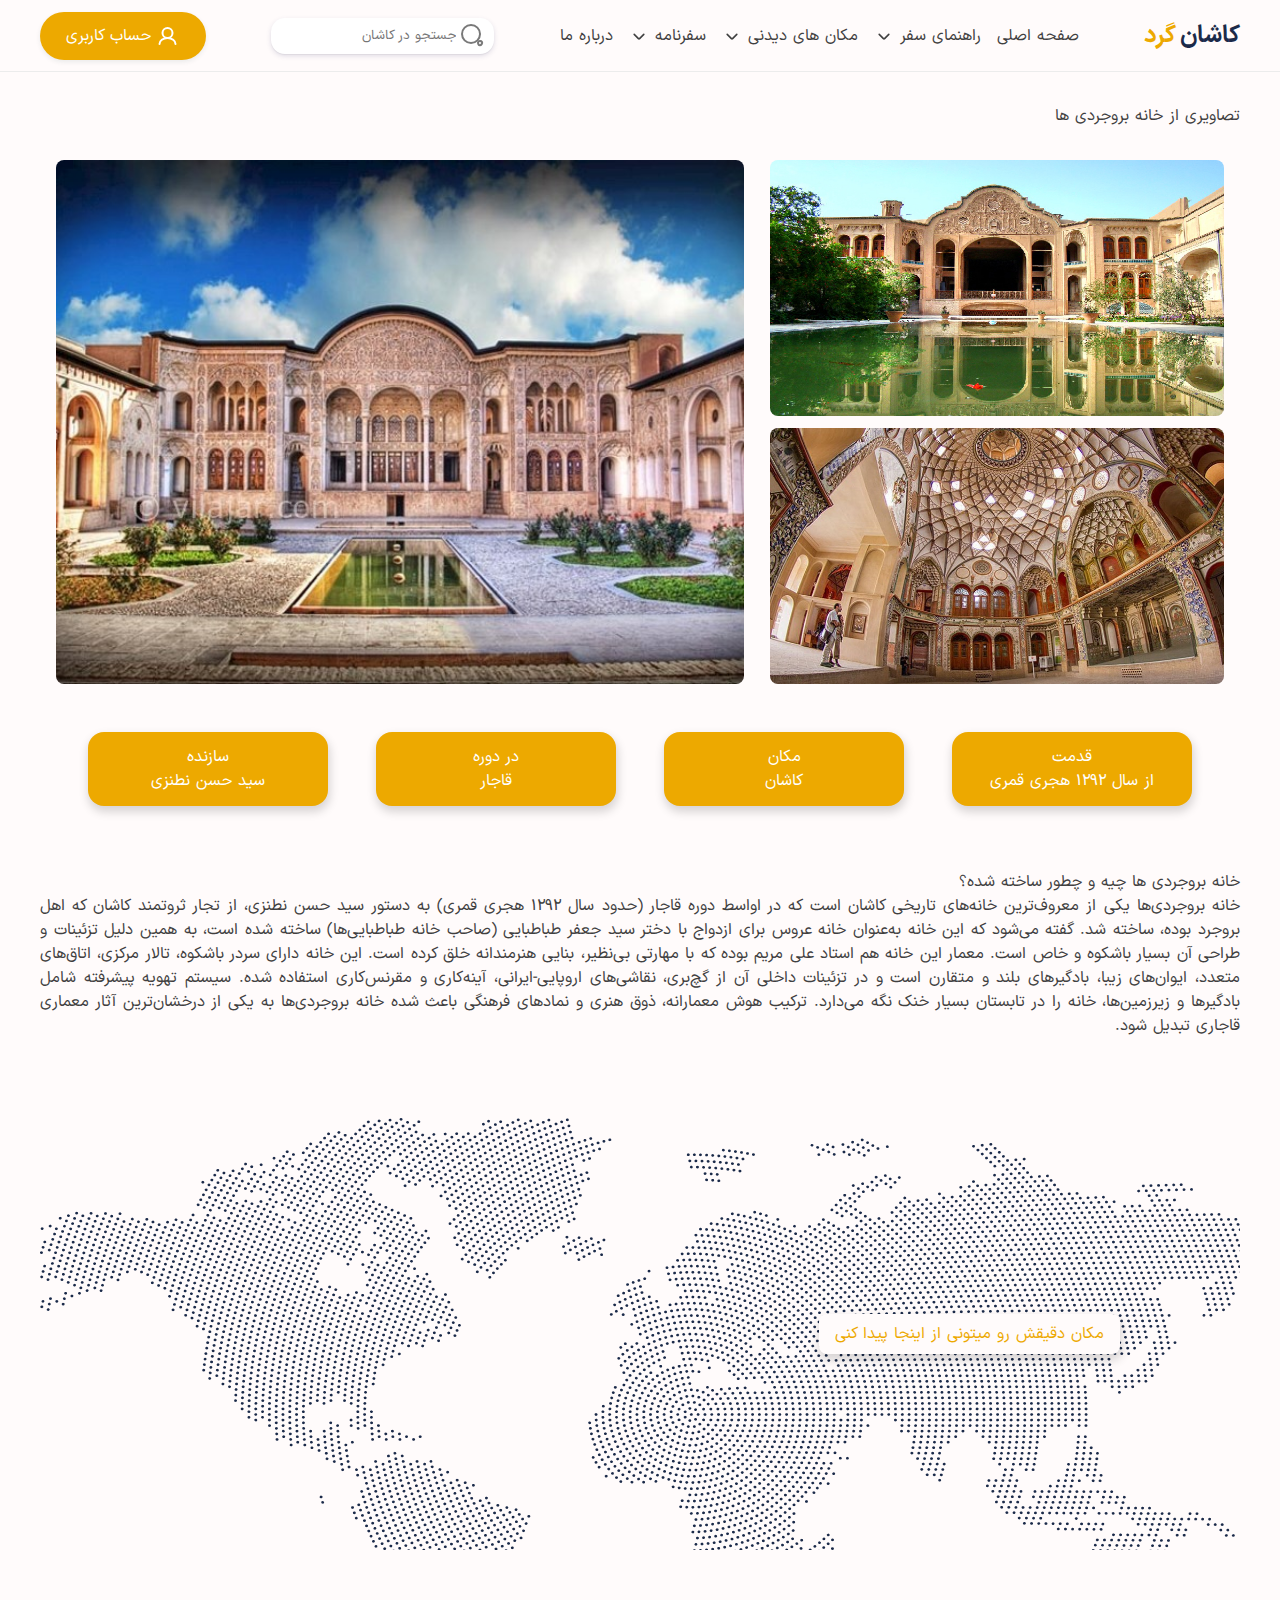
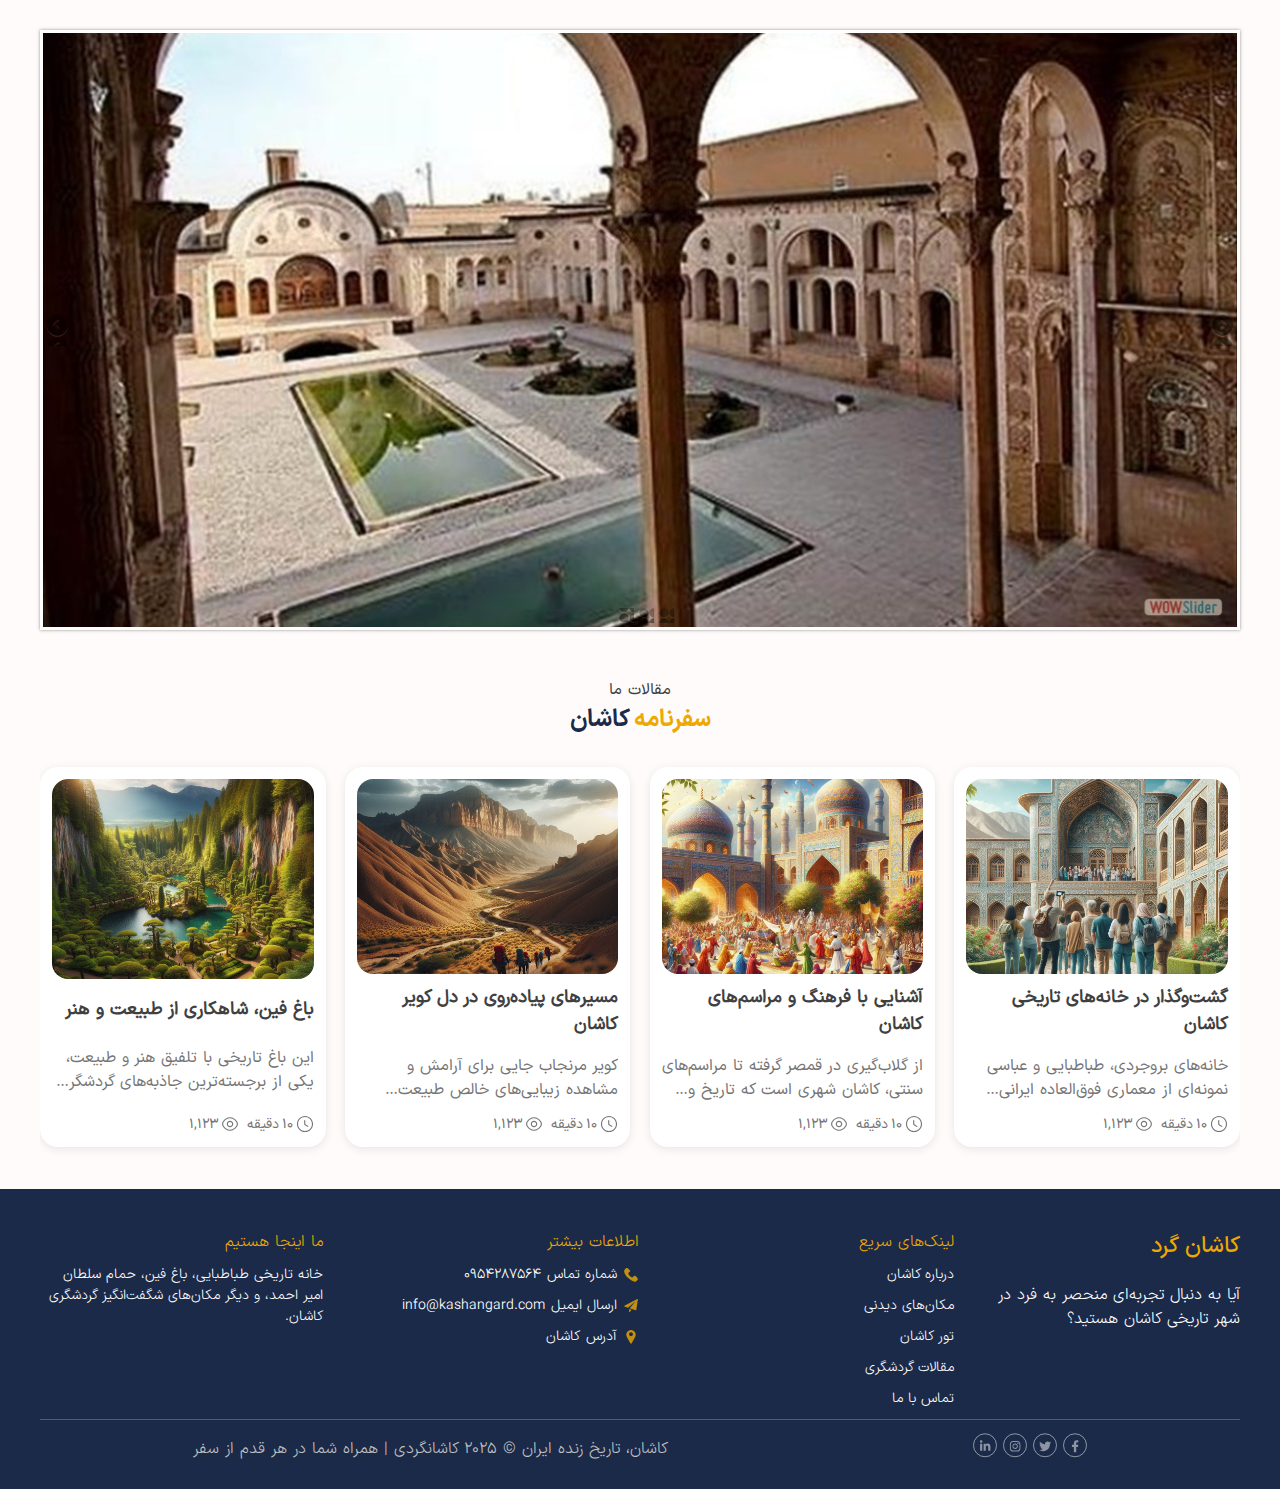
<file: brojeerdi.html>
<!DOCTYPE html>
<html lang="fa" dir="rtl">
<head>
    <meta charset="UTF-8">
    <meta name="viewport" content="width=device-width, initial-scale=1.0">
    <title>Document</title>
    <link rel="stylesheet" href="styles/tabatabaii.css">
    <link rel="stylesheet" href="styles/Reset.css">
    <link rel="stylesheet" href="styles/Style.css">

	<!-- Start WOWSlider.com HEAD section --> <!-- add to the <head> of your page -->
	<link rel="stylesheet" type="text/css" href="engine0/style.css" />
	<script type="text/javascript" src="engine0/jquery.js"></script>
	<!-- End WOWSlider.com HEAD section -->
	<!-- Start WOWSlider.com HEAD section --> <!-- add to the <head> of your page -->
	<link rel="stylesheet" type="text/css" href="engine0/style.css" />
	<!--script type="text/javascript" src="engine0/jquery.js"></script-->
	<!-- End WOWSlider.com HEAD section -->
	<!-- Start WOWSlider.com HEAD section --> <!-- add to the <head> of your page -->
	<link rel="stylesheet" type="text/css" href="engine0/style.css" />
	<!--script type="text/javascript" src="engine0/jquery.js"></script-->
	<!-- End WOWSlider.com HEAD section --></head>
<body>
    <header class="header">
        <div class="container">
          <div class="header__items">
            <svg
              class="icon__menu"
              width="34px"
              height="34px"
              viewBox="0 0 28 28"
              fill="none"
              xmlns="http://www.w3.org/2000/svg"
            >
              <path
                d="M21 7.75H3C2.59 7.75 2.25 7.41 2.25 7C2.25 6.59 2.59 6.25 3 6.25H21C21.41 6.25 21.75 6.59 21.75 7C21.75 7.41 21.41 7.75 21 7.75Z"
                fill="#292D32"
              />
              <path
                d="M21 12.75H3C2.59 12.75 2.25 12.41 2.25 12C2.25 11.59 2.59 11.25 3 11.25H21C21.41 11.25 21.75 11.59 21.75 12C21.75 12.41 21.41 12.75 21 12.75Z"
                fill="#292D32"
              />
              <path
                d="M21 17.75H3C2.59 17.75 2.25 17.41 2.25 17C2.25 16.59 2.59 16.25 3 16.25H21C21.41 16.25 21.75 16.59 21.75 17C21.75 17.41 21.41 17.75 21 17.75Z"
                fill="#292D32"
              />
            </svg>
            <div class="home__logo">
              <span class="logo__text__first">کاشان</span>
              <span class="logo__text__last">گرد</span>
            </div>
            <ul class="menu__wrpper">
              <svg
                class="close__menu"
                width="24"
                height="24"
                viewBox="0 0 24 24"
                fill="none"
                xmlns="http://www.w3.org/2000/svg"
              >
                <path
                  d="M12 22.75C6.07 22.75 1.25 17.93 1.25 12C1.25 6.07 6.07 1.25 12 1.25C17.93 1.25 22.75 6.07 22.75 12C22.75 17.93 17.93 22.75 12 22.75ZM12 2.75C6.9 2.75 2.75 6.9 2.75 12C2.75 17.1 6.9 21.25 12 21.25C17.1 21.25 21.25 17.1 21.25 12C21.25 6.9 17.1 2.75 12 2.75Z"
                  fill="#292D32"
                />
                <path
                  d="M9.17 15.58C8.98 15.58 8.79 15.51 8.64 15.36C8.35 15.07 8.35 14.59 8.64 14.3L14.3 8.64C14.59 8.35 15.07 8.35 15.36 8.64C15.65 8.93 15.65 9.41 15.36 9.7L9.7 15.36C9.56 15.51 9.36 15.58 9.17 15.58Z"
                  fill="#292D32"
                />
                <path
                  d="M14.83 15.58C14.64 15.58 14.45 15.51 14.3 15.36L8.64 9.7C8.35 9.41 8.35 8.93 8.64 8.64C8.93 8.35 9.41 8.35 9.7 8.64L15.36 14.3C15.65 14.59 15.65 15.07 15.36 15.36C15.21 15.51 15.02 15.58 14.83 15.58Z"
                  fill="#292D32"
                />
              </svg>
              <li class="menu__item"><a href="index.html">صفحه اصلی</a></li>
              <li class="menu__item menu__hassus">
                <a href="#">راهنمای سفر</a>
                <svg
                  width="25"
                  height="24"
                  viewBox="0 0 25 24"
                  fill="none"
                  xmlns="http://www.w3.org/2000/svg"
                >
                  <path
                    d="M18.5 10L13.2071 15.2929C12.8166 15.6834 12.1834 15.6834 11.7929 15.2929L6.5 10"
                    stroke="currentColor"
                    stroke-width="2"
                    stroke-linecap="round"
                  />
                </svg>
                <div class="wrpper__sub__menu">
                  <ul class="sub__menu">
                    <li>
                      جاذبه‌های گردشگری
                      <ul>
                        <li><a href="#">اماکن تاریخی</a></li>
                        <li><a href="#">طبیعت‌گردی</a></li>
                        <li><a href="#">رویدادها و فستیوال‌ها</a></li>
                      </ul>
                    </li>
                    <li>
                      اقامتگاه‌ها
                      <ul>
                        <li><a href="#">هتل‌ها</a></li>
                        <li><a href="#">اقامتگاه‌های سنتی</a></li>
                        <li><a href="#">خانه‌های محلی</a></li>
                      </ul>
                    </li>
                    <li>
                      غذا و نوشیدنی
                      <ul>
                        <li><a href="#">رستوران‌ها</a></li>
                        <li><a href="#">غذاهای محلی</a></li>
                        <li><a href="#">کافه‌ها و چایخانه‌ها</a></li>
                      </ul>
                    </li>
                    <li>
                      مسیرها و نقشه‌ها
                      <ul>
                        <li><a href="#">مسیرهای پیاده‌روی</a></li>
                        <li><a href="#">حمل‌ونقل عمومی</a></li>
                        <li><a href="#">نقشه‌های آنلاین</a></li>
                      </ul>
                    </li>
                    <li>
                      نکات ضروری سفر
                      <ul>
                        <li><a href="#">نکات ایمنی</a></li>
                        <li><a href="#">وسایل مورد نیاز</a></li>
                        <li><a href="#">فرهنگ و آداب محلی</a></li>
                      </ul>
                    </li>
                  </ul>
                </div>
              </li>
              <li class="menu__item menu__hassus">
                <a href="#">مکان های دیدنی</a>
                <svg
                  width="25"
                  height="24"
                  viewBox="0 0 25 24"
                  fill="none"
                  xmlns="http://www.w3.org/2000/svg"
                >
                  <path
                    d="M18.5 10L13.2071 15.2929C12.8166 15.6834 12.1834 15.6834 11.7929 15.2929L6.5 10"
                    stroke="currentColor"
                    stroke-width="2"
                    stroke-linecap="round"
                  />
                </svg>
                <div class="wrpper__sub__menu">
                  <ul class="sub__menu">
                    <li>
                      خانه‌های تاریخی
                      <ul>
                        <li><a href="brojeerdi.html">خانه بروجردی‌ها</a></li>
                        <li><a href="tabatabaii.html">خانه طباطبایی‌ها</a></li>
                        <li><a href="abasian.html">خانه عباسیان</a></li>
                      </ul>
                    </li>
                    <li>
                      باغ‌های زیبا
                      <ul>
                        <li><a href="#">باغ فین</a></li>
                        <li><a href="#">باغ موزه گیاه‌شناسی</a></li>
                      </ul>
                    </li>
                    <li>
                      مساجد و اماکن مذهبی
                      <ul>
                        <li><a href="#">مسجد جامع کاشان</a></li>
                        <li><a href="#">امامزاده سلطان میراحمد</a></li>
                      </ul>
                    </li>
                    <li>
                      بازارها و مراکز خرید
                      <ul>
                        <li><a href="#">بازار سنتی کاشان</a></li>
                        <li><a href="#">کاروانسرای امین‌الدوله</a></li>
                      </ul>
                    </li>
                    <li>
                      جاذبه‌های طبیعی اطراف
                      <ul>
                        <li><a href="#">کویر مرنجاب</a></li>
                        <li><a href="#">نیاسر و آبشار آن</a></li>
                      </ul>
                    </li>
                  </ul>
                </div>
              </li>
              <li class="menu__item menu__hassus">
                <a href="#">سفرنامه</a>
                <svg
                  width="25"
                  height="24"
                  viewBox="0 0 25 24"
                  fill="none"
                  xmlns="http://www.w3.org/2000/svg"
                >
                  <path
                    d="M18.5 10L13.2071 15.2929C12.8166 15.6834 12.1834 15.6834 11.7929 15.2929L6.5 10"
                    stroke="currentColor"
                    stroke-width="2"
                    stroke-linecap="round"
                  />
                </svg>
                <div class="wrpper__sub__menu">
                  <ul class="sub__menu">
                    <li>
                      سفر به خانه‌های تاریخی
                      <ul>
                        <li><a href="#">بازدید از خانه بروجردی‌ها</a></li>
                        <li><a href="#">تجربه خانه طباطبایی‌ها</a></li>
                        <li><a href="#">شگفتی‌های خانه عباسیان</a></li>
                      </ul>
                    </li>
                    <li>
                      بازدید از بازار کاشان
                      <ul>
                        <li><a href="#">خرید صنایع‌دستی</a></li>
                        <li><a href="#">غذاها و شیرینی‌های محلی</a></li>
                        <li><a href="#">فرهنگ محلی در بازار</a></li>
                      </ul>
                    </li>
                    <li>
                      جاذبه‌های کویری کاشان
                      <ul>
                        <li><a href="#">تجربه‌ای متفاوت در کویر مرنجاب</a></li>
                        <li><a href="#">شب‌های پرستاره کویر</a></li>
                        <li><a href="#">ماجراجویی‌های طبیعت‌گردی</a></li>
                      </ul>
                    </li>
                  </ul>
                </div>
              </li>
              <li class="menu__item"><a href="#">درباره ما</a></li>
              <div class="overlay__primery"></div>
            </ul>
            <div class="search__box">
              <input type="search" placeholder="جستجو در کاشان" />
              <button class="btn__search">
                <svg
                  width="24"
                  height="24"
                  viewBox="0 0 24 24"
                  fill="none"
                  xmlns="http://www.w3.org/2000/svg"
                >
                  <path
                    d="M11.01 20.02C15.9861 20.02 20.02 15.9861 20.02 11.01C20.02 6.03391 15.9861 2 11.01 2C6.03391 2 2 6.03391 2 11.01C2 15.9861 6.03391 20.02 11.01 20.02Z"
                    stroke="currentColor"
                    stroke-width="2"
                  />
                  <path
                    d="M21.9901 18.95C21.6601 18.34 20.9601 18 20.0201 18C19.3101 18 18.7001 18.29 18.3401 18.79C17.9801 19.29 17.9001 19.96 18.1201 20.63C18.5501 21.93 19.3001 22.22 19.7101 22.27C19.7701 22.28 19.8301 22.28 19.9001 22.28C20.3401 22.28 21.0201 22.09 21.6801 21.1C22.2101 20.33 22.3101 19.56 21.9901 18.95Z"
                    stroke="currentColor"
                    stroke-width="2"
                  />
                </svg>
              </button>
            </div>
            <a class="button__login">
              <svg
                width="25"
                height="24"
                viewBox="0 0 25 24"
                fill="none"
                xmlns="http://www.w3.org/2000/svg"
              >
                <path
                  d="M12.5 14C15.2614 14 17.5 11.7614 17.5 9C17.5 6.23858 15.2614 4 12.5 4C9.73858 4 7.5 6.23858 7.5 9C7.5 11.7614 9.73858 14 12.5 14ZM12.5 14C8.08172 14 4.5 16.6863 4.5 20M12.5 14C16.9183 14 20.5 16.6863 20.5 20"
                  stroke="currentColor"
                  stroke-width="2"
                  stroke-linecap="round"
                />
              </svg>
              <span>حساب کاربری</span>
            </a>
          </div>
        </div>
      </header>

      <section class="loc-image">
        <div class="container">
            <div class="loc-image-div_txt">
              <h2>تصاویری از خانه بروجردی ها</h2>
            </div>
            <div class="loc-image-container">
                <div class="loc-image-right-container">
                    <img class="loc-image-right-img" src="images/بروجردی1.jpg" alt="">
                    <img class="loc-image-right-img" src="images/بروجردی2.jpg" alt="">
                </div>
                <div class="loc-image-left-container">
                    <img class="loc-image-left-img" src="images/بروجردی3.jpg" alt="">
                </div>
            </div>
        </div>
      </section>

      <section class="summary-info">
        <div class="container">
            <div class="summary-info-container">
                <div class="summary-info-div-container">
                    <h2>قدمت</h2>
                    <h4> از سال ۱۲۹۲ هجری قمری</h4>
                </div>
                <div class="summary-info-div-container">
                    <h2>مکان</h2>
                    <h4>کاشان</h4>
                </div>
                <div class="summary-info-div-container">
                    <h2>در دوره</h2>
                    <h4>قاجار </h4>
                </div>
                <div class="summary-info-div-container">
                    <h2>سازنده</h2>
                    <h4>سید حسن نطنزی</h4>
                </div>
            </div>
        </div>
      </section>

      <section class="info">
        <div class="container">
          <div class="info-container">
            <h2>خانه بروجردی ها چیه و چطور ساخته شده؟</h2>
            <h3>خانه بروجردی‌ها یکی از معروف‌ترین خانه‌های تاریخی کاشان است که در اواسط دوره قاجار (حدود سال ۱۲۹۲ هجری قمری) به دستور سید حسن نطنزی، از تجار ثروتمند کاشان که اهل بروجرد بوده، ساخته شد. گفته می‌شود که این خانه به‌عنوان خانه عروس برای ازدواج با دختر سید جعفر طباطبایی (صاحب خانه طباطبایی‌ها) ساخته شده است، به همین دلیل تزئینات و طراحی آن بسیار باشکوه و خاص است. معمار این خانه هم استاد علی مریم بوده که با مهارتی بی‌نظیر، بنایی هنرمندانه خلق کرده است.

                این خانه دارای سردر باشکوه، تالار مرکزی، اتاق‌های متعدد، ایوان‌های زیبا، بادگیرهای بلند و متقارن است و در تزئینات داخلی آن از گچ‌بری، نقاشی‌های اروپایی‌-ایرانی، آینه‌کاری و مقرنس‌کاری استفاده شده. سیستم تهویه پیشرفته شامل بادگیرها و زیرزمین‌ها، خانه را در تابستان بسیار خنک نگه می‌دارد. ترکیب هوش معمارانه، ذوق هنری و نمادهای فرهنگی باعث شده خانه بروجردی‌ها به یکی از درخشان‌ترین آثار معماری قاجاری تبدیل شود.</h3>
          </div>
        </div>
      </section>


      <section class="map">
        <div class="container">
          <div class="map-container">
              <h2>مکان دقیقش رو میتونی از اینجا پیدا کنی</h2>
              <iframe class="location" src="https://www.google.com/maps/embed?pb=!1m18!1m12!1m3!1d3308.683992808245!2d51.43630448366974!3d33.97496091392527!2m3!1f0!2f0!3f0!3m2!1i1024!2i768!4f13.1!3m3!1m2!1s0x3f9685eaeb7fe519%3A0xbae37ba28c92baed!2sBorujerdiha%20House!5e0!3m2!1sen!2s!4v1746460722798!5m2!1sen!2s" width="600" height="450" style="border:0;" allowfullscreen="" loading="lazy" referrerpolicy="no-referrer-when-downgrade"></iframe>
          </div>
        </div>
      </section>


      <section>
        <div class="container">
	<!-- Start WOWSlider.com BODY section --> <!-- add to the <body> of your page -->
	<div id="wowslider-container0">
	<div class="ws_images"><ul>
		<li><img src="data0/images/5.jpg" alt="بروجردی5" title="بروجردی5" id="wows0_0"/></li>
		<li><a href="http://wowslider.com"><img src="data0/images/2.jpg" alt="slider html5" title="بروجردی2" id="wows0_1"/></a></li>
		<li><img src="data0/images/__.jpg" alt="خانه تاریخی بروجردی‌ها" title="خانه تاریخی بروجردی‌ها" id="wows0_2"/></li>
	</ul></div>
	<div class="ws_bullets"><div>
		<a href="#" title="بروجردی5"><span><img src="data0/tooltips/5.jpg" alt="بروجردی5"/>1</span></a>
		<a href="#" title="بروجردی2"><span><img src="data0/tooltips/2.jpg" alt="بروجردی2"/>2</span></a>
		<a href="#" title="خانه تاریخی بروجردی‌ها"><span><img src="data0/tooltips/__.jpg" alt="خانه تاریخی بروجردی‌ها"/>3</span></a>
	</div></div><div class="ws_script" style="position:absolute;left:-99%"><a href="http://wowslider.com">responsive carousel</a> by WOWSlider.com v7.7</div>
	<div class="ws_shadow"></div>
	</div>	
	<script type="text/javascript" src="engine0/wowslider.js"></script>
	<script type="text/javascript" src="engine0/script.js"></script>
	<!-- End WOWSlider.com BODY section -->
            
        </div>
      </section>


      <section class="blog">
        <div class="container">
          <div class="header__items__blog">
            <h4 class="">مقالات ما</h4>
            <div class="items__blog__span">
              <span>سفرنامه</span>
              <span>کاشان</span>
            </div>
          </div>
          <div class="items__blog">
            <div class="item__blog">
              <div class="item__blog__img">
                <img
                  src="images/گشت_وگذار در خانه_های تاریخی کاشان.png"
                  alt="سفر به کاشان"
                />
              </div>
              <div class="item__blog__title">
                <h4 class="item__blog__name">
                  گشت‌وگذار در خانه‌های تاریخی کاشان
                </h4>
              </div>
              <h5 class="items__blog__caption">
                خانه‌های بروجردی، طباطبایی و عباسی نمونه‌ای از معماری فوق‌العاده
                ایرانی هستند که باید از نزدیک تجربه کنید.
              </h5>
              <div class="icon__item__blog">
                <div class="icon__item__time">
                  <svg
                    width="24"
                    height="24"
                    viewBox="0 0 24 24"
                    fill="none"
                    xmlns="http://www.w3.org/2000/svg"
                  >
                    <path
                      d="M12 22.75C6.07 22.75 1.25 17.93 1.25 12C1.25 6.07 6.07 1.25 12 1.25C17.93 1.25 22.75 6.07 22.75 12C22.75 17.93 17.93 22.75 12 22.75ZM12 2.75C6.9 2.75 2.75 6.9 2.75 12C2.75 17.1 6.9 21.25 12 21.25C17.1 21.25 21.25 17.1 21.25 12C21.25 6.9 17.1 2.75 12 2.75Z"
                      fill="currentColor"
                    />
                    <path
                      d="M15.7101 15.93C15.5801 15.93 15.4501 15.9 15.3301 15.82L12.2301 13.97C11.4601 13.51 10.8901 12.5 10.8901 11.61V7.51001C10.8901 7.10001 11.2301 6.76001 11.6401 6.76001C12.0501 6.76001 12.3901 7.10001 12.3901 7.51001V11.61C12.3901 11.97 12.6901 12.5 13.0001 12.68L16.1001 14.53C16.4601 14.74 16.5701 15.2 16.3601 15.56C16.2101 15.8 15.9601 15.93 15.7101 15.93Z"
                      fill="currentColor"
                    />
                  </svg>
                  <span>10</span><span>دقیقه</span>
                </div>
                <div class="icon__item__visit">
                  <svg
                    width="24"
                    height="24"
                    viewBox="0 0 24 24"
                    fill="none"
                    xmlns="http://www.w3.org/2000/svg"
                  >
                    <path
                      d="M11.9999 16.3299C9.60992 16.3299 7.66992 14.3899 7.66992 11.9999C7.66992 9.60992 9.60992 7.66992 11.9999 7.66992C14.3899 7.66992 16.3299 9.60992 16.3299 11.9999C16.3299 14.3899 14.3899 16.3299 11.9999 16.3299ZM11.9999 9.16992C10.4399 9.16992 9.16992 10.4399 9.16992 11.9999C9.16992 13.5599 10.4399 14.8299 11.9999 14.8299C13.5599 14.8299 14.8299 13.5599 14.8299 11.9999C14.8299 10.4399 13.5599 9.16992 11.9999 9.16992Z"
                      fill="currentColor"
                    />
                    <path
                      d="M12.0001 21.02C8.24008 21.02 4.69008 18.82 2.25008 15C1.19008 13.35 1.19008 10.66 2.25008 8.99998C4.70008 5.17998 8.25008 2.97998 12.0001 2.97998C15.7501 2.97998 19.3001 5.17998 21.7401 8.99998C22.8001 10.65 22.8001 13.34 21.7401 15C19.3001 18.82 15.7501 21.02 12.0001 21.02ZM12.0001 4.47998C8.77008 4.47998 5.68008 6.41998 3.52008 9.80998C2.77008 10.98 2.77008 13.02 3.52008 14.19C5.68008 17.58 8.77008 19.52 12.0001 19.52C15.2301 19.52 18.3201 17.58 20.4801 14.19C21.2301 13.02 21.2301 10.98 20.4801 9.80998C18.3201 6.41998 15.2301 4.47998 12.0001 4.47998Z"
                      fill="currentColor"
                    />
                  </svg>
                  <span>1,123</span>
                </div>
              </div>
            </div>
            <div class="item__blog">
              <div class="item__blog__img">
                <img
                  src="images/آشنایی با فرهنگ و مراسم_های کاشان.png"
                  alt="سفر به کاشان"
                />
              </div>
              <div class="item__blog__title">
                <h4 class="item__blog__name">
                  آشنایی با فرهنگ و مراسم‌های کاشان
                </h4>
              </div>
              <h5 class="items__blog__caption">
                از گلاب‌گیری در قمصر گرفته تا مراسم‌های سنتی، کاشان شهری است که
                تاریخ و فرهنگ آن شما را مجذوب خود خواهد کرد.
              </h5>
              <div class="icon__item__blog">
                <div class="icon__item__time">
                  <svg
                    width="24"
                    height="24"
                    viewBox="0 0 24 24"
                    fill="none"
                    xmlns="http://www.w3.org/2000/svg"
                  >
                    <path
                      d="M12 22.75C6.07 22.75 1.25 17.93 1.25 12C1.25 6.07 6.07 1.25 12 1.25C17.93 1.25 22.75 6.07 22.75 12C22.75 17.93 17.93 22.75 12 22.75ZM12 2.75C6.9 2.75 2.75 6.9 2.75 12C2.75 17.1 6.9 21.25 12 21.25C17.1 21.25 21.25 17.1 21.25 12C21.25 6.9 17.1 2.75 12 2.75Z"
                      fill="currentColor"
                    />
                    <path
                      d="M15.7101 15.93C15.5801 15.93 15.4501 15.9 15.3301 15.82L12.2301 13.97C11.4601 13.51 10.8901 12.5 10.8901 11.61V7.51001C10.8901 7.10001 11.2301 6.76001 11.6401 6.76001C12.0501 6.76001 12.3901 7.10001 12.3901 7.51001V11.61C12.3901 11.97 12.6901 12.5 13.0001 12.68L16.1001 14.53C16.4601 14.74 16.5701 15.2 16.3601 15.56C16.2101 15.8 15.9601 15.93 15.7101 15.93Z"
                      fill="currentColor"
                    />
                  </svg>
                  <span>10</span><span>دقیقه</span>
                </div>
                <div class="icon__item__visit">
                  <svg
                    width="24"
                    height="24"
                    viewBox="0 0 24 24"
                    fill="none"
                    xmlns="http://www.w3.org/2000/svg"
                  >
                    <path
                      d="M11.9999 16.3299C9.60992 16.3299 7.66992 14.3899 7.66992 11.9999C7.66992 9.60992 9.60992 7.66992 11.9999 7.66992C14.3899 7.66992 16.3299 9.60992 16.3299 11.9999C16.3299 14.3899 14.3899 16.3299 11.9999 16.3299ZM11.9999 9.16992C10.4399 9.16992 9.16992 10.4399 9.16992 11.9999C9.16992 13.5599 10.4399 14.8299 11.9999 14.8299C13.5599 14.8299 14.8299 13.5599 14.8299 11.9999C14.8299 10.4399 13.5599 9.16992 11.9999 9.16992Z"
                      fill="currentColor"
                    />
                    <path
                      d="M12.0001 21.02C8.24008 21.02 4.69008 18.82 2.25008 15C1.19008 13.35 1.19008 10.66 2.25008 8.99998C4.70008 5.17998 8.25008 2.97998 12.0001 2.97998C15.7501 2.97998 19.3001 5.17998 21.7401 8.99998C22.8001 10.65 22.8001 13.34 21.7401 15C19.3001 18.82 15.7501 21.02 12.0001 21.02ZM12.0001 4.47998C8.77008 4.47998 5.68008 6.41998 3.52008 9.80998C2.77008 10.98 2.77008 13.02 3.52008 14.19C5.68008 17.58 8.77008 19.52 12.0001 19.52C15.2301 19.52 18.3201 17.58 20.4801 14.19C21.2301 13.02 21.2301 10.98 20.4801 9.80998C18.3201 6.41998 15.2301 4.47998 12.0001 4.47998Z"
                      fill="currentColor"
                    />
                  </svg>
                  <span>1,123</span>
                </div>
              </div>
            </div>
            <div class="item__blog">
              <div class="item__blog__img">
                <img
                  src="images/مسیرهای پیاده_روی در دل کویر کاشان.png"
                  alt="سفر به کاشان"
                />
              </div>
              <div class="item__blog__title">
                <h4 class="item__blog__name">
                  مسیرهای پیاده‌روی در دل کویر کاشان
                </h4>
              </div>
              <h5 class="items__blog__caption">
                کویر مرنجاب جایی برای آرامش و مشاهده زیبایی‌های خالص طبیعت است.
              </h5>
              <div class="icon__item__blog">
                <div class="icon__item__time">
                  <svg
                    width="24"
                    height="24"
                    viewBox="0 0 24 24"
                    fill="none"
                    xmlns="http://www.w3.org/2000/svg"
                  >
                    <path
                      d="M12 22.75C6.07 22.75 1.25 17.93 1.25 12C1.25 6.07 6.07 1.25 12 1.25C17.93 1.25 22.75 6.07 22.75 12C22.75 17.93 17.93 22.75 12 22.75ZM12 2.75C6.9 2.75 2.75 6.9 2.75 12C2.75 17.1 6.9 21.25 12 21.25C17.1 21.25 21.25 17.1 21.25 12C21.25 6.9 17.1 2.75 12 2.75Z"
                      fill="currentColor"
                    />
                    <path
                      d="M15.7101 15.93C15.5801 15.93 15.4501 15.9 15.3301 15.82L12.2301 13.97C11.4601 13.51 10.8901 12.5 10.8901 11.61V7.51001C10.8901 7.10001 11.2301 6.76001 11.6401 6.76001C12.0501 6.76001 12.3901 7.10001 12.3901 7.51001V11.61C12.3901 11.97 12.6901 12.5 13.0001 12.68L16.1001 14.53C16.4601 14.74 16.5701 15.2 16.3601 15.56C16.2101 15.8 15.9601 15.93 15.7101 15.93Z"
                      fill="currentColor"
                    />
                  </svg>
                  <span>10</span><span>دقیقه</span>
                </div>
                <div class="icon__item__visit">
                  <svg
                    width="24"
                    height="24"
                    viewBox="0 0 24 24"
                    fill="none"
                    xmlns="http://www.w3.org/2000/svg"
                  >
                    <path
                      d="M11.9999 16.3299C9.60992 16.3299 7.66992 14.3899 7.66992 11.9999C7.66992 9.60992 9.60992 7.66992 11.9999 7.66992C14.3899 7.66992 16.3299 9.60992 16.3299 11.9999C16.3299 14.3899 14.3899 16.3299 11.9999 16.3299ZM11.9999 9.16992C10.4399 9.16992 9.16992 10.4399 9.16992 11.9999C9.16992 13.5599 10.4399 14.8299 11.9999 14.8299C13.5599 14.8299 14.8299 13.5599 14.8299 11.9999C14.8299 10.4399 13.5599 9.16992 11.9999 9.16992Z"
                      fill="currentColor"
                    />
                    <path
                      d="M12.0001 21.02C8.24008 21.02 4.69008 18.82 2.25008 15C1.19008 13.35 1.19008 10.66 2.25008 8.99998C4.70008 5.17998 8.25008 2.97998 12.0001 2.97998C15.7501 2.97998 19.3001 5.17998 21.7401 8.99998C22.8001 10.65 22.8001 13.34 21.7401 15C19.3001 18.82 15.7501 21.02 12.0001 21.02ZM12.0001 4.47998C8.77008 4.47998 5.68008 6.41998 3.52008 9.80998C2.77008 10.98 2.77008 13.02 3.52008 14.19C5.68008 17.58 8.77008 19.52 12.0001 19.52C15.2301 19.52 18.3201 17.58 20.4801 14.19C21.2301 13.02 21.2301 10.98 20.4801 9.80998C18.3201 6.41998 15.2301 4.47998 12.0001 4.47998Z"
                      fill="currentColor"
                    />
                  </svg>
                  <span>1,123</span>
                </div>
              </div>
            </div>
            <div class="item__blog">
              <div class="item__blog__img">
                <img
                  src="images/باغ فین، شاهکاری از طبیعت و هنر.png"
                  alt="سفر به کاشان"
                />
              </div>
              <div class="item__blog__title">
                <h4 class="item__blog__name">باغ فین، شاهکاری از طبیعت و هنر</h4>
              </div>
              <h5 class="items__blog__caption">
                این باغ تاریخی با تلفیق هنر و طبیعت، یکی از برجسته‌ترین جاذبه‌های
                گردشگری کاشان محسوب می‌شود.
              </h5>
              <div class="icon__item__blog">
                <div class="icon__item__time">
                  <svg
                    width="24"
                    height="24"
                    viewBox="0 0 24 24"
                    fill="none"
                    xmlns="http://www.w3.org/2000/svg"
                  >
                    <path
                      d="M12 22.75C6.07 22.75 1.25 17.93 1.25 12C1.25 6.07 6.07 1.25 12 1.25C17.93 1.25 22.75 6.07 22.75 12C22.75 17.93 17.93 22.75 12 22.75ZM12 2.75C6.9 2.75 2.75 6.9 2.75 12C2.75 17.1 6.9 21.25 12 21.25C17.1 21.25 21.25 17.1 21.25 12C21.25 6.9 17.1 2.75 12 2.75Z"
                      fill="currentColor"
                    />
                    <path
                      d="M15.7101 15.93C15.5801 15.93 15.4501 15.9 15.3301 15.82L12.2301 13.97C11.4601 13.51 10.8901 12.5 10.8901 11.61V7.51001C10.8901 7.10001 11.2301 6.76001 11.6401 6.76001C12.0501 6.76001 12.3901 7.10001 12.3901 7.51001V11.61C12.3901 11.97 12.6901 12.5 13.0001 12.68L16.1001 14.53C16.4601 14.74 16.5701 15.2 16.3601 15.56C16.2101 15.8 15.9601 15.93 15.7101 15.93Z"
                      fill="currentColor"
                    />
                  </svg>
                  <span>10</span><span>دقیقه</span>
                </div>
                <div class="icon__item__visit">
                  <svg
                    width="24"
                    height="24"
                    viewBox="0 0 24 24"
                    fill="none"
                    xmlns="http://www.w3.org/2000/svg"
                  >
                    <path
                      d="M11.9999 16.3299C9.60992 16.3299 7.66992 14.3899 7.66992 11.9999C7.66992 9.60992 9.60992 7.66992 11.9999 7.66992C14.3899 7.66992 16.3299 9.60992 16.3299 11.9999C16.3299 14.3899 14.3899 16.3299 11.9999 16.3299ZM11.9999 9.16992C10.4399 9.16992 9.16992 10.4399 9.16992 11.9999C9.16992 13.5599 10.4399 14.8299 11.9999 14.8299C13.5599 14.8299 14.8299 13.5599 14.8299 11.9999C14.8299 10.4399 13.5599 9.16992 11.9999 9.16992Z"
                      fill="currentColor"
                    />
                    <path
                      d="M12.0001 21.02C8.24008 21.02 4.69008 18.82 2.25008 15C1.19008 13.35 1.19008 10.66 2.25008 8.99998C4.70008 5.17998 8.25008 2.97998 12.0001 2.97998C15.7501 2.97998 19.3001 5.17998 21.7401 8.99998C22.8001 10.65 22.8001 13.34 21.7401 15C19.3001 18.82 15.7501 21.02 12.0001 21.02ZM12.0001 4.47998C8.77008 4.47998 5.68008 6.41998 3.52008 9.80998C2.77008 10.98 2.77008 13.02 3.52008 14.19C5.68008 17.58 8.77008 19.52 12.0001 19.52C15.2301 19.52 18.3201 17.58 20.4801 14.19C21.2301 13.02 21.2301 10.98 20.4801 9.80998C18.3201 6.41998 15.2301 4.47998 12.0001 4.47998Z"
                      fill="currentColor"
                    />
                  </svg>
                  <span>1,123</span>
                </div>
              </div>
            </div>
          </div>
        </div>
      </section>
    </div>





    <footer class="footer">
      <div class="container">
        <div class="items__footer">
          <div class="right__item__footer">
            <h3>کاشان گرد</h3>
            <h4>
              آیا به دنبال تجربه‌ای منحصر به فرد در شهر تاریخی کاشان هستید؟
            </h4>
          </div>
          <ul class="item__list__footer">
            <h6>لینک‌های سریع</h6>
            <li><a href="#">درباره کاشان</a></li>
            <li><a href="#">مکان‌های دیدنی</a></li>
            <li><a href="#">تور کاشان</a></li>
            <li><a href="#">مقالات گردشگری</a></li>
            <li><a href="#">تماس با ما</a></li>
          </ul>
          <ul class="item__list__footer">
            <h6>اطلاعات بیشتر</h6>
            <li>
              <svg
                width="18"
                height="21"
                viewBox="0 0 18 21"
                fill="none"
                xmlns="http://www.w3.org/2000/svg"
              >
                <path
                  d="M17.5107 14.4802L14.9988 11.9682C14.1016 11.0711 12.5765 11.43 12.2177 12.5962C11.9485 13.4037 11.0514 13.8522 10.244 13.6728C8.44974 13.2242 6.0275 10.8917 5.57894 9.00774C5.3098 8.20029 5.84808 7.30316 6.65549 7.03406C7.82176 6.67521 8.18061 5.15009 7.28348 4.25297L4.77153 1.74101C4.05382 1.11302 2.97727 1.11302 2.34929 1.74101L0.644743 3.44555C-1.0598 5.2398 0.824169 9.99457 5.04066 14.211C9.25716 18.4275 14.0119 20.4013 15.8062 18.607L17.5107 16.9024C18.1387 16.1847 18.1387 15.1082 17.5107 14.4802Z"
                  fill="currentColor"
                  fill-opacity="0.8"
                />
              </svg>
              <span>شماره تماس</span>
              <a href="tell">0954287564</a>
            </li>
            <li>
              <svg
                width="18"
                height="21"
                viewBox="0 0 18 21"
                fill="none"
                xmlns="http://www.w3.org/2000/svg"
              >
                <path
                  d="M6.56266 14.4791V17.9576C6.56324 18.0758 6.60099 18.1908 6.67058 18.2864C6.74017 18.382 6.83807 18.4532 6.9504 18.49C7.06274 18.5269 7.18382 18.5274 7.29648 18.4916C7.40915 18.4558 7.5077 18.3855 7.57817 18.2906L9.61292 15.5216L6.56266 14.4791ZM17.7639 1.37433C17.6794 1.31414 17.5799 1.2785 17.4764 1.27136C17.3729 1.26421 17.2694 1.28583 17.1774 1.33383L0.302415 10.1463C0.205322 10.1976 0.125322 10.2762 0.0722333 10.3723C0.0191447 10.4685 -0.00472288 10.578 0.00355981 10.6875C0.0118425 10.797 0.0519151 10.9017 0.11886 10.9888C0.185804 11.0758 0.276708 11.1414 0.380415 11.1776L5.07166 12.7811L15.0624 4.23858L7.33141 13.5528L15.1937 16.2401C15.2717 16.2663 15.3545 16.2751 15.4363 16.266C15.5181 16.2568 15.5969 16.2299 15.6672 16.1871C15.7375 16.1443 15.7976 16.0867 15.8433 16.0182C15.8889 15.9498 15.9191 15.8721 15.9317 15.7908L17.9942 1.91583C18.0094 1.81311 17.996 1.70818 17.9554 1.61262C17.9147 1.51706 17.8485 1.43459 17.7639 1.37433Z"
                  fill="currentColor"
                  fill-opacity="0.8"
                />
              </svg>
              <span>ارسال ایمیل</span>
              <a href="mailto">info@kashangard.com</a>
            </li>
            <li>
              <svg
                width="18"
                height="21"
                viewBox="0 0 18 21"
                fill="none"
                xmlns="http://www.w3.org/2000/svg"
              >
                <path
                  d="M14.3281 4.35243C13.2357 2.46721 11.2954 1.31546 9.13767 1.27144C9.04556 1.26954 8.95285 1.26954 8.86071 1.27144C6.70303 1.31546 4.76268 2.46721 3.67024 4.35243C2.5536 6.27942 2.52305 8.5941 3.5885 10.5443L8.05204 18.7141C8.05405 18.7177 8.05605 18.7213 8.05812 18.7249C8.25451 19.0663 8.60632 19.27 8.99926 19.27C9.39216 19.27 9.74397 19.0662 9.94032 18.7249C9.94239 18.7213 9.9444 18.7177 9.9464 18.7141L14.4099 10.5443C15.4753 8.5941 15.4448 6.27942 14.3281 4.35243ZM8.99919 9.42629C7.60345 9.42629 6.46794 8.29078 6.46794 6.89504C6.46794 5.4993 7.60345 4.36379 8.99919 4.36379C10.3949 4.36379 11.5304 5.4993 11.5304 6.89504C11.5304 8.29078 10.395 9.42629 8.99919 9.42629Z"
                  fill="currentColor"
                  fill-opacity="0.8"
                />
              </svg>
              <span>آدرس</span>
              <a
                href="https://www.google.com/maps/place/%DA%A9%D8%A7%D8%B4%D8%A7%D9%86%D8%8C+%D8%A7%D8%B3%D8%AA%D8%A7%D9%86+%D8%A7%D8%B5%D9%81%D9%87%D8%A7%D9%86%D8%8C+%D8%A7%DB%8C%D8%B1%D8%A7%D9%86%E2%80%AD/@33.9625278,51.455564,13z/data=!4m15!1m8!3m7!1s0x3f9684849edea239:0xaf87e360598c6612!2z2qnYp9i02KfZhtiMINin2LPYqtin2YYg2KfYtdmB2YfYp9mG!3b1!8m2!3d33.9910347!4d51.4235414!16zL20vMDRyNm1m!3m5!1s0x3f9684849edea239:0xaf87e360598c6612!8m2!3d33.9910347!4d51.4235414!16zL20vMDRyNm1m?entry=ttu&g_ep=EgoyMDI1MDQyMy4wIKXMDSoJLDEwMjExNDUzSAFQAw%3D%3D"
              >
                کاشان</a
              >
            </li>
          </ul>
          <ul class="item__list__footer">
            <h6>ما اینجا هستیم</h6>
            <li>
              <span
                >خانه تاریخی طباطبایی، باغ فین، حمام سلطان امیر احمد، و دیگر
                مکان‌های شگفت‌انگیز گردشگری کاشان.</span
              >
            </li>
          </ul>
        </div>
        <div class="item__buttom__footer">
          <div class="icon__social__network">
            <svg
              width="24"
              height="31"
              viewBox="0 0 24 31"
              fill="none"
              xmlns="http://www.w3.org/2000/svg"
            >
              <rect
                x="0.5"
                y="3.77002"
                width="23"
                height="23"
                rx="11.5"
                stroke="currentColor"
                stroke-opacity="0.5"
              />
              <path
                d="M14.9703 17.02H13.2125V22.27H10.8687V17.02H8.94687V14.8638H10.8687V13.1997C10.8687 11.3247 11.9937 10.27 13.7047 10.27C14.525 10.27 15.3922 10.4341 15.3922 10.4341V12.2856H14.4312C13.4937 12.2856 13.2125 12.8481 13.2125 13.4575V14.8638H15.2984L14.9703 17.02Z"
                fill="currentColor"
                fill-opacity="0.5"
              />
            </svg>
            <svg
              width="24"
              height="31"
              viewBox="0 0 24 31"
              fill="none"
              xmlns="http://www.w3.org/2000/svg"
            >
              <rect
                x="0.5"
                y="3.77002"
                width="23"
                height="23"
                rx="11.5"
                stroke="currentColor"
                stroke-opacity="0.5"
              />
              <path
                d="M16.9266 13.8325C16.9266 13.9497 16.9266 14.0435 16.9266 14.1606C16.9266 17.4185 14.4656 21.145 9.94219 21.145C8.53594 21.145 7.24687 20.7466 6.16875 20.0435C6.35625 20.0669 6.54375 20.0903 6.75469 20.0903C7.90312 20.0903 8.95781 19.6919 9.80156 19.0356C8.72344 19.0122 7.80937 18.3091 7.50469 17.3247C7.66875 17.3481 7.80937 17.3716 7.97344 17.3716C8.18437 17.3716 8.41875 17.3247 8.60625 17.2778C7.48125 17.0435 6.6375 16.0591 6.6375 14.8638V14.8403C6.96562 15.0278 7.36406 15.1216 7.7625 15.145C7.08281 14.6997 6.66094 13.9497 6.66094 13.106C6.66094 12.6372 6.77812 12.2153 6.98906 11.8638C8.20781 13.3403 10.0359 14.3247 12.075 14.4419C12.0281 14.2544 12.0047 14.0669 12.0047 13.8794C12.0047 12.52 13.1062 11.4185 14.4656 11.4185C15.1687 11.4185 15.8016 11.6997 16.2703 12.1919C16.8094 12.0747 17.3484 11.8638 17.8172 11.5825C17.6297 12.1685 17.2547 12.6372 16.7391 12.9419C17.2312 12.895 17.7234 12.7544 18.1453 12.5669C17.8172 13.0591 17.3953 13.481 16.9266 13.8325Z"
                fill="currentColor"
                fill-opacity="0.5"
              />
            </svg>
            <svg
              width="24"
              height="31"
              viewBox="0 0 24 31"
              fill="none"
              xmlns="http://www.w3.org/2000/svg"
            >
              <rect
                x="0.5"
                y="3.77002"
                width="23"
                height="23"
                rx="11.5"
                stroke="currentColor"
                stroke-opacity="0.5"
              />
              <path
                d="M12.1594 13.5747C13.6359 13.5747 14.8547 14.7935 14.8547 16.27C14.8547 17.77 13.6359 18.9653 12.1594 18.9653C10.6594 18.9653 9.46406 17.77 9.46406 16.27C9.46406 14.7935 10.6594 13.5747 12.1594 13.5747ZM12.1594 18.0278C13.1203 18.0278 13.8937 17.2544 13.8937 16.27C13.8937 15.3091 13.1203 14.5356 12.1594 14.5356C11.175 14.5356 10.4016 15.3091 10.4016 16.27C10.4016 17.2544 11.1984 18.0278 12.1594 18.0278ZM15.5812 13.481C15.5812 13.8325 15.3 14.1138 14.9484 14.1138C14.5969 14.1138 14.3156 13.8325 14.3156 13.481C14.3156 13.1294 14.5969 12.8481 14.9484 12.8481C15.3 12.8481 15.5812 13.1294 15.5812 13.481ZM17.3625 14.1138C17.4094 14.981 17.4094 17.5825 17.3625 18.4497C17.3156 19.2935 17.1281 20.02 16.5187 20.6528C15.9094 21.2622 15.1594 21.4497 14.3156 21.4966C13.4484 21.5435 10.8469 21.5435 9.97969 21.4966C9.13594 21.4497 8.40937 21.2622 7.77656 20.6528C7.16719 20.02 6.97969 19.2935 6.93281 18.4497C6.88594 17.5825 6.88594 14.981 6.93281 14.1138C6.97969 13.27 7.16719 12.52 7.77656 11.9106C8.40937 11.3013 9.13594 11.1138 9.97969 11.0669C10.8469 11.02 13.4484 11.02 14.3156 11.0669C15.1594 11.1138 15.9094 11.3013 16.5187 11.9106C17.1281 12.52 17.3156 13.27 17.3625 14.1138ZM16.2375 19.3638C16.5187 18.6841 16.4484 17.0435 16.4484 16.27C16.4484 15.52 16.5187 13.8794 16.2375 13.1763C16.05 12.731 15.6984 12.356 15.2531 12.1919C14.55 11.9106 12.9094 11.981 12.1594 11.981C11.3859 11.981 9.74531 11.9106 9.06562 12.1919C8.59687 12.3794 8.24531 12.731 8.05781 13.1763C7.77656 13.8794 7.84687 15.52 7.84687 16.27C7.84687 17.0435 7.77656 18.6841 8.05781 19.3638C8.24531 19.8325 8.59687 20.1841 9.06562 20.3716C9.74531 20.6528 11.3859 20.5825 12.1594 20.5825C12.9094 20.5825 14.55 20.6528 15.2531 20.3716C15.6984 20.1841 16.0734 19.8325 16.2375 19.3638Z"
                fill="currentColor"
                fill-opacity="0.5"
              />
            </svg>
            <svg
              width="24"
              height="31"
              viewBox="0 0 24 31"
              fill="none"
              xmlns="http://www.w3.org/2000/svg"
            >
              <rect
                x="0.5"
                y="3.77002"
                width="23"
                height="23"
                rx="11.5"
                stroke="currentColor"
                stroke-opacity="0.5"
              />
              <path
                d="M9.25312 20.77H7.07344V13.7622H9.25312V20.77ZM8.15156 12.8247C7.47187 12.8247 6.90937 12.2388 6.90937 11.5356C6.90937 10.856 7.47187 10.2935 8.15156 10.2935C8.85469 10.2935 9.41719 10.856 9.41719 11.5356C9.41719 12.2388 8.85469 12.8247 8.15156 12.8247ZM17.3859 20.77H15.2297V17.3716C15.2297 16.5513 15.2062 15.52 14.0812 15.52C12.9562 15.52 12.7922 16.3872 12.7922 17.3013V20.77H10.6125V13.7622H12.6984V14.7231H12.7219C13.0266 14.1841 13.7297 13.5981 14.7844 13.5981C16.9875 13.5981 17.4094 15.0513 17.4094 16.9263V20.77H17.3859Z"
                fill="currentColor"
                fill-opacity="0.5"
              />
            </svg>
          </div>
          <span
            >کاشان، تاریخ زنده ایران © 2025 کاشانگردی | همراه شما در هر قدم از
            سفر</span
          >
        </div>
      </div>
    </footer>
</body>
</html>
</file>
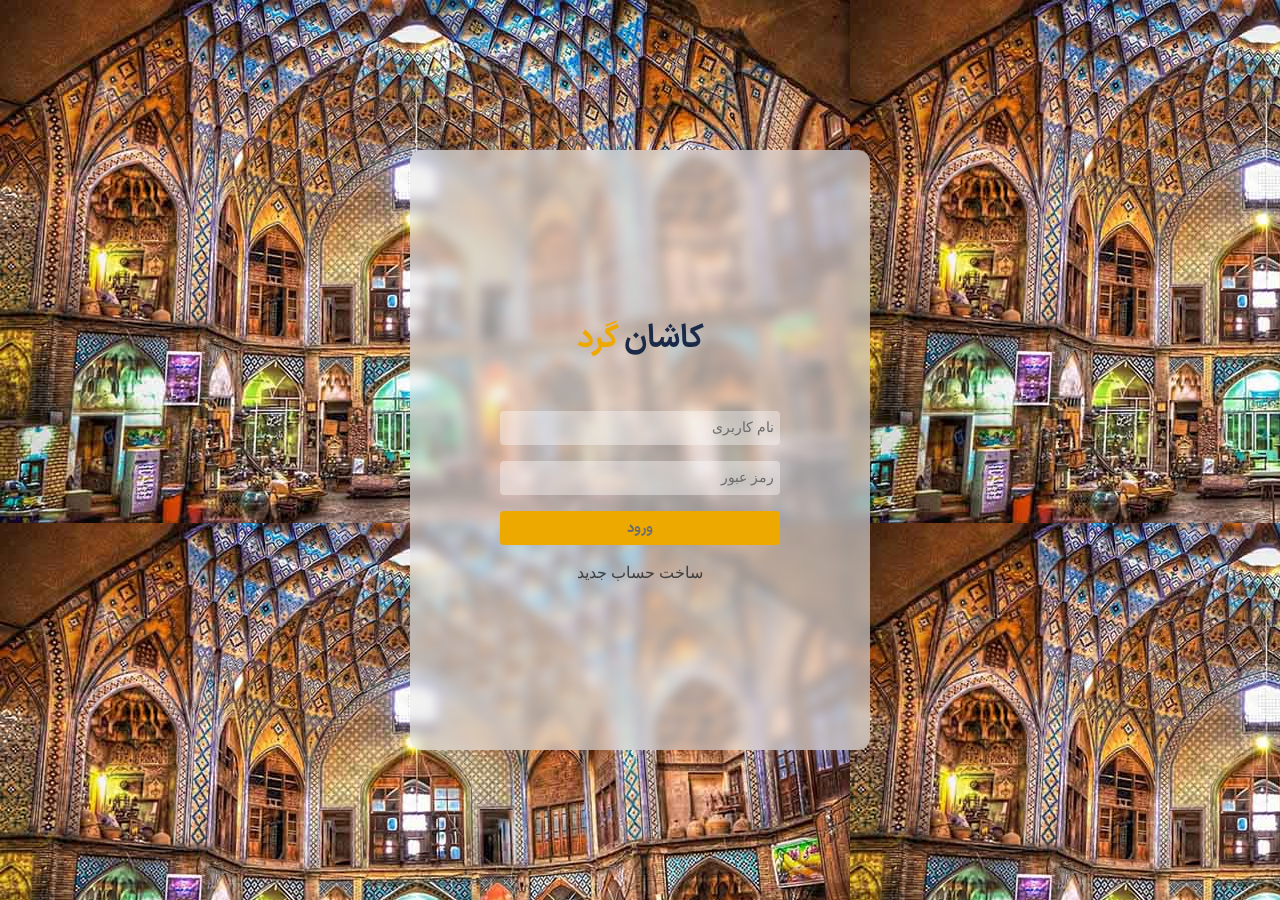
<file: login.html>
<!DOCTYPE html>
<html lang="fa" dir="rtl">
<head>
    <meta charset="UTF-8">
    <meta name="viewport" content="width=device-width, initial-scale=1.0">
    <link rel="stylesheet" href="styles/Style.css">
    <link rel="stylesheet" href="styles/register.css">
    <link rel="stylesheet" href="styles/Reset.css">
    <title>ثبت نام</title>
</head>
<body>
    <div class="continer__form">
        <div class="home__logo">
            <span class="logo__text__first">کاشان</span>
            <span class="logo__text__last">گرد</span>
          </div>
          <form class="form_register" action="">
            <input type="text" placeholder="نام کاربری" required>
            <input type="password" placeholder="رمز عبور" required>
            <input class="button__register" type="submit" value="ورود">
            <a href="register.html" class="login__text">ساخت حساب جدید</a>
          </form>
    </div>
</body>
</html>
</file>
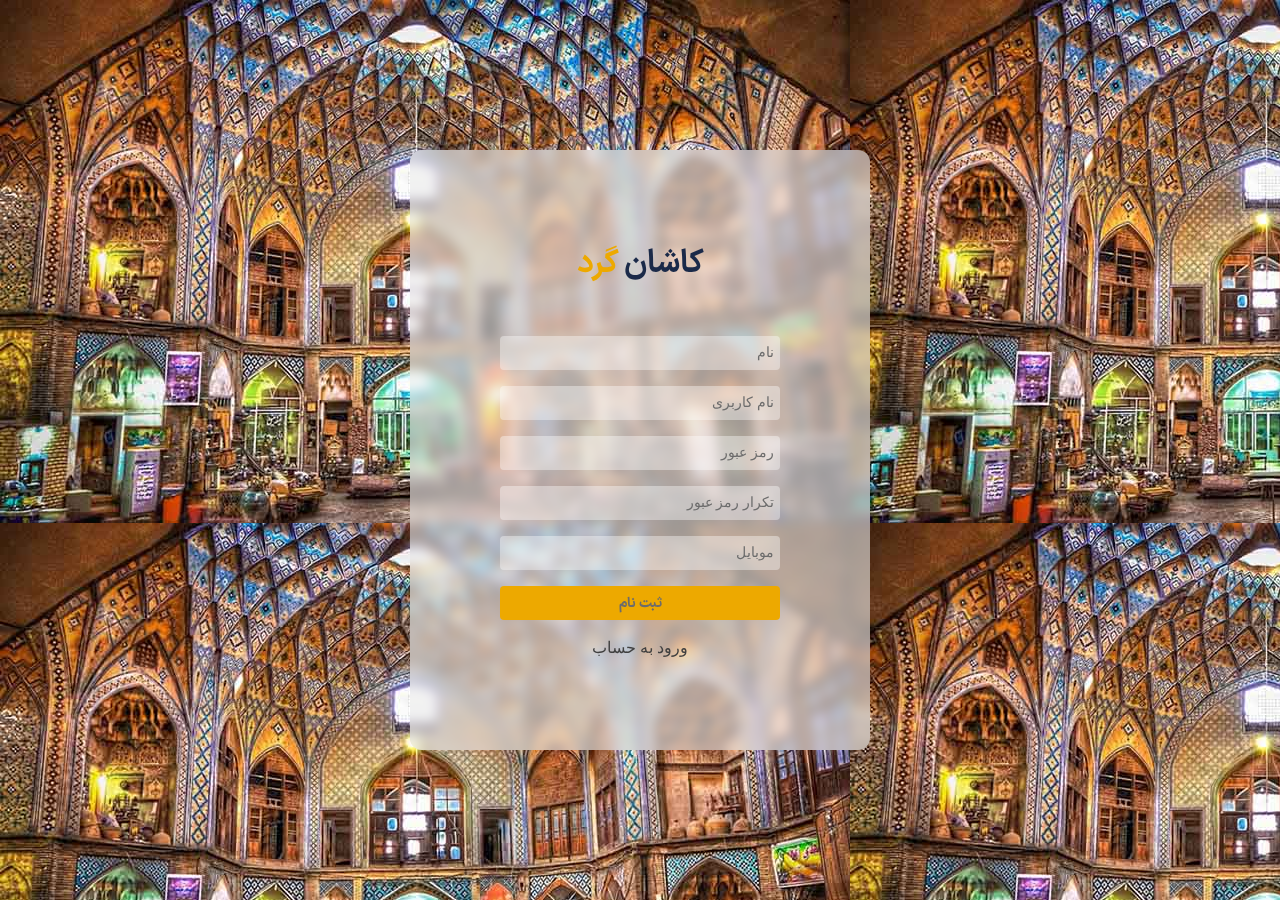
<file: register.html>
<!DOCTYPE html>
<html lang="fa" dir="rtl">
<head>
    <meta charset="UTF-8">
    <meta name="viewport" content="width=device-width, initial-scale=1.0">
    <link rel="stylesheet" href="styles/Style.css">
    <link rel="stylesheet" href="styles/register.css">
    <link rel="stylesheet" href="styles/Reset.css">
    <title>ثبت نام</title>
</head>
<body>
    <div class="continer__form">
        <div class="home__logo">
            <span class="logo__text__first">کاشان</span>
            <span class="logo__text__last">گرد</span>
          </div>
          <form class="form_register" action="">
            <input type="text" placeholder="نام" required>
            <input type="text" placeholder="نام کاربری" required>
            <input type="password" placeholder="رمز عبور" required>
            <input type="password" placeholder="تکرار رمز عبور" required>
            <input type="text" placeholder="موبایل" required>
            <input class="button__register" type="submit" value="ثبت نام">
            <a href="login.html" class="login__text">ورود به حساب</a>
          </form>
    </div>
</body>
</html>
</file>
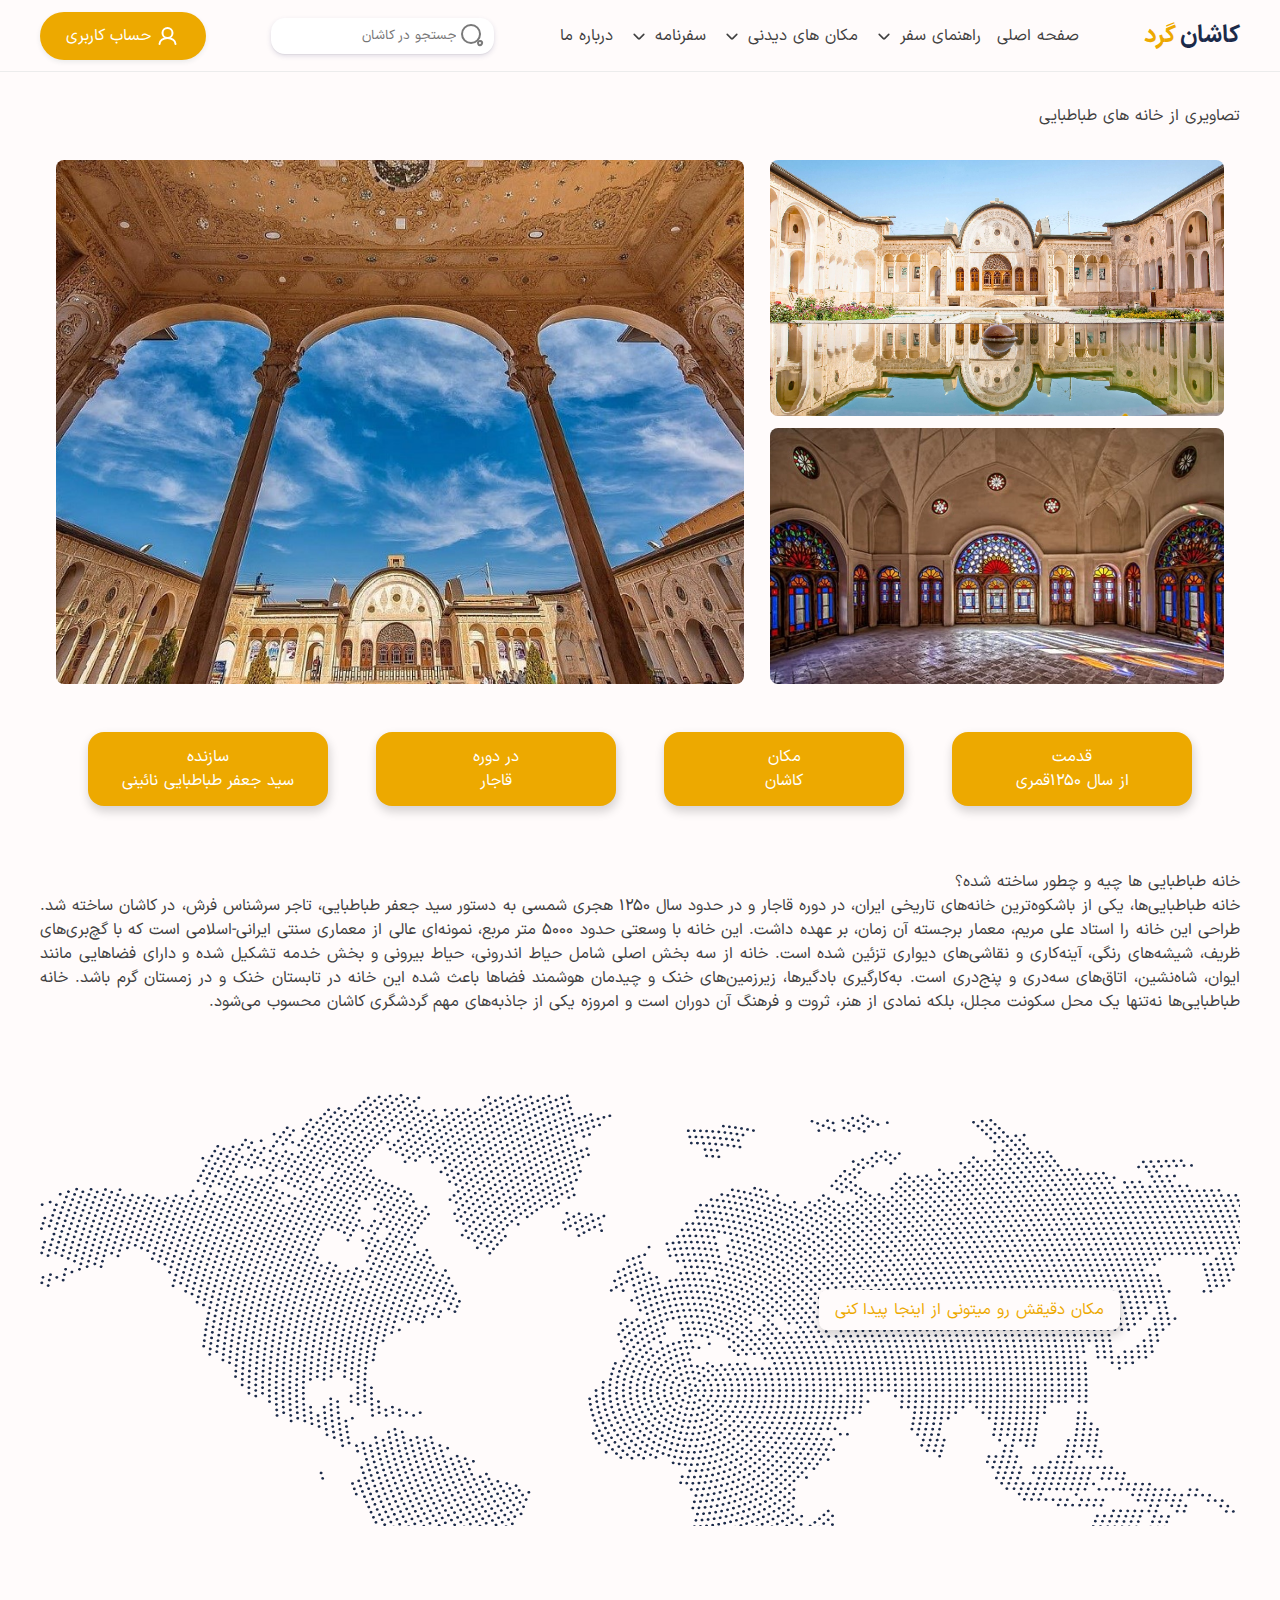
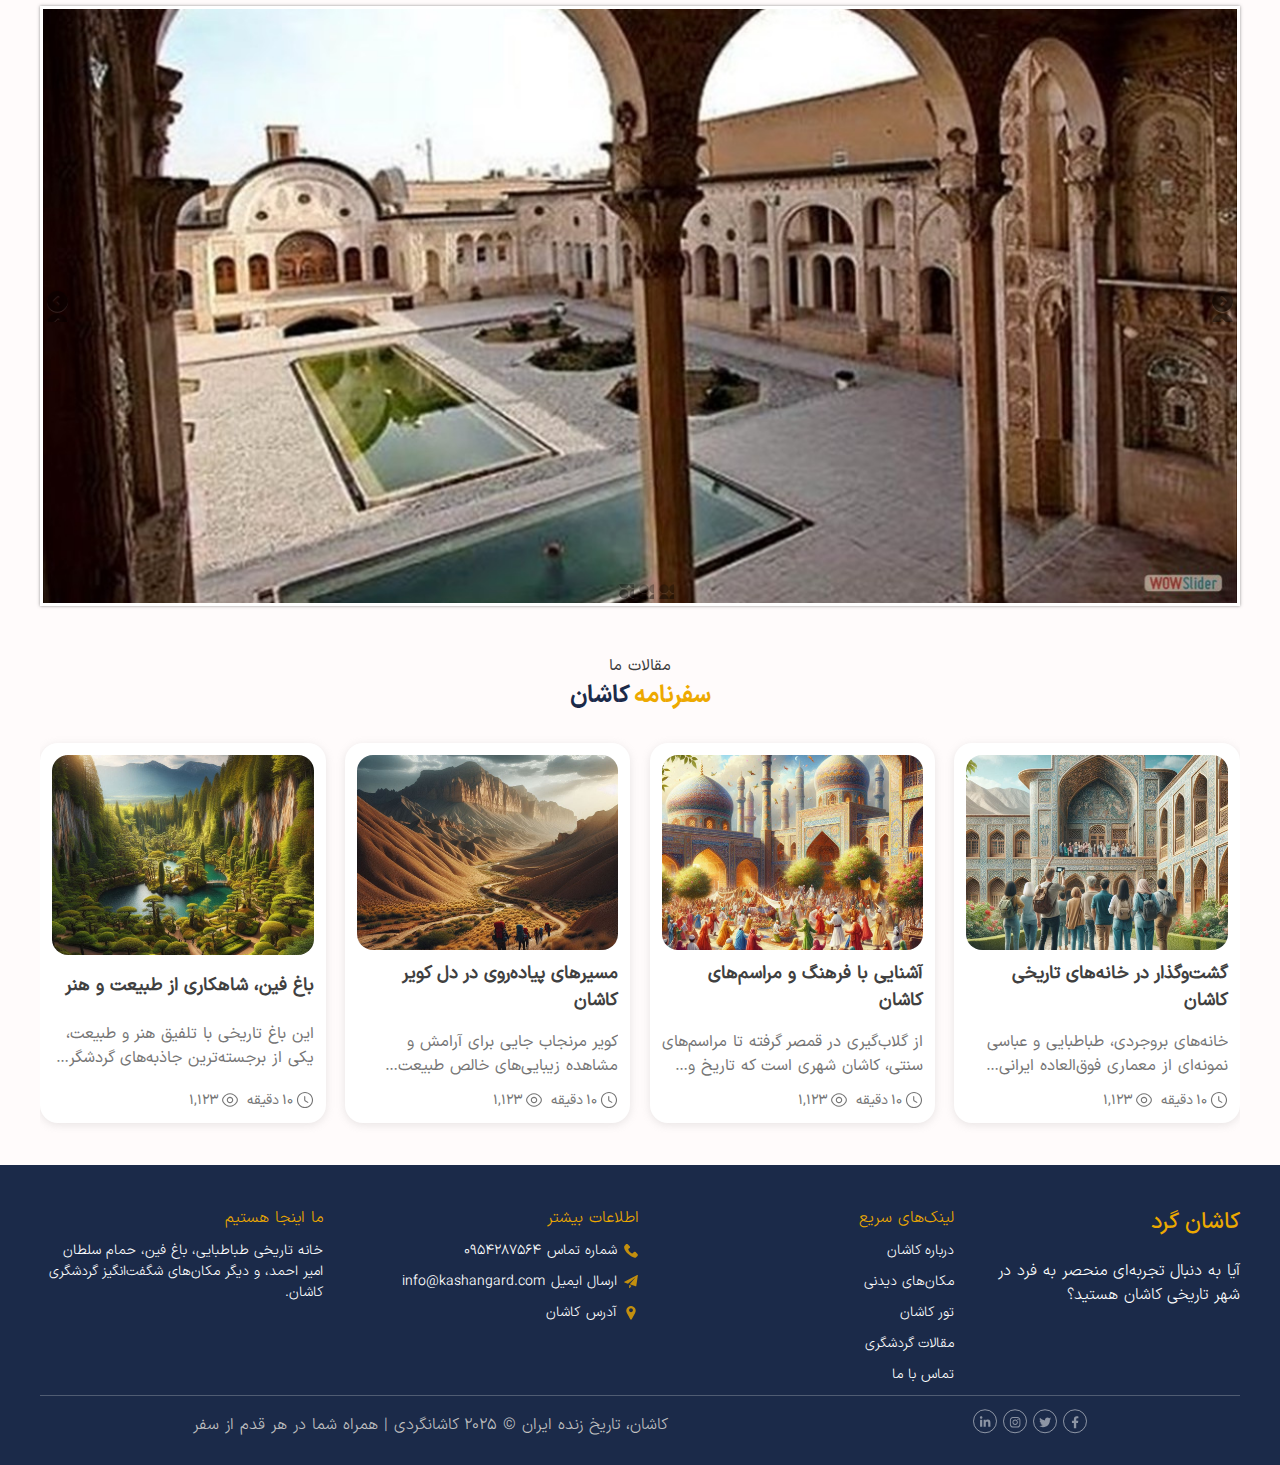
<file: tabatabaii.html>
<!DOCTYPE html>
<html lang="fa" dir="rtl">
<head>
    <meta charset="UTF-8">
    <meta name="viewport" content="width=device-width, initial-scale=1.0">
    <title>Document</title>
    <link rel="stylesheet" href="styles/tabatabaii.css">
    <link rel="stylesheet" href="styles/Reset.css">
    <link rel="stylesheet" href="styles/Style.css">

	<!-- Start WOWSlider.com HEAD section --> <!-- add to the <head> of your page -->
	<link rel="stylesheet" type="text/css" href="engine0/style.css" />
	<script type="text/javascript" src="engine0/jquery.js"></script>
	<!-- End WOWSlider.com HEAD section --></head>
<body>
    <header class="header">
        <div class="container">
          <div class="header__items">
            <svg
              class="icon__menu"
              width="34px"
              height="34px"
              viewBox="0 0 28 28"
              fill="none"
              xmlns="http://www.w3.org/2000/svg"
            >
              <path
                d="M21 7.75H3C2.59 7.75 2.25 7.41 2.25 7C2.25 6.59 2.59 6.25 3 6.25H21C21.41 6.25 21.75 6.59 21.75 7C21.75 7.41 21.41 7.75 21 7.75Z"
                fill="#292D32"
              />
              <path
                d="M21 12.75H3C2.59 12.75 2.25 12.41 2.25 12C2.25 11.59 2.59 11.25 3 11.25H21C21.41 11.25 21.75 11.59 21.75 12C21.75 12.41 21.41 12.75 21 12.75Z"
                fill="#292D32"
              />
              <path
                d="M21 17.75H3C2.59 17.75 2.25 17.41 2.25 17C2.25 16.59 2.59 16.25 3 16.25H21C21.41 16.25 21.75 16.59 21.75 17C21.75 17.41 21.41 17.75 21 17.75Z"
                fill="#292D32"
              />
            </svg>
            <div class="home__logo">
              <span class="logo__text__first">کاشان</span>
              <span class="logo__text__last">گرد</span>
            </div>
            <ul class="menu__wrpper">
              <svg
                class="close__menu"
                width="24"
                height="24"
                viewBox="0 0 24 24"
                fill="none"
                xmlns="http://www.w3.org/2000/svg"
              >
                <path
                  d="M12 22.75C6.07 22.75 1.25 17.93 1.25 12C1.25 6.07 6.07 1.25 12 1.25C17.93 1.25 22.75 6.07 22.75 12C22.75 17.93 17.93 22.75 12 22.75ZM12 2.75C6.9 2.75 2.75 6.9 2.75 12C2.75 17.1 6.9 21.25 12 21.25C17.1 21.25 21.25 17.1 21.25 12C21.25 6.9 17.1 2.75 12 2.75Z"
                  fill="#292D32"
                />
                <path
                  d="M9.17 15.58C8.98 15.58 8.79 15.51 8.64 15.36C8.35 15.07 8.35 14.59 8.64 14.3L14.3 8.64C14.59 8.35 15.07 8.35 15.36 8.64C15.65 8.93 15.65 9.41 15.36 9.7L9.7 15.36C9.56 15.51 9.36 15.58 9.17 15.58Z"
                  fill="#292D32"
                />
                <path
                  d="M14.83 15.58C14.64 15.58 14.45 15.51 14.3 15.36L8.64 9.7C8.35 9.41 8.35 8.93 8.64 8.64C8.93 8.35 9.41 8.35 9.7 8.64L15.36 14.3C15.65 14.59 15.65 15.07 15.36 15.36C15.21 15.51 15.02 15.58 14.83 15.58Z"
                  fill="#292D32"
                />
              </svg>
              <li class="menu__item"><a href="index.html">صفحه اصلی</a></li>
              <li class="menu__item menu__hassus">
                <a href="#">راهنمای سفر</a>
                <svg
                  width="25"
                  height="24"
                  viewBox="0 0 25 24"
                  fill="none"
                  xmlns="http://www.w3.org/2000/svg"
                >
                  <path
                    d="M18.5 10L13.2071 15.2929C12.8166 15.6834 12.1834 15.6834 11.7929 15.2929L6.5 10"
                    stroke="currentColor"
                    stroke-width="2"
                    stroke-linecap="round"
                  />
                </svg>
                <div class="wrpper__sub__menu">
                  <ul class="sub__menu">
                    <li>
                      جاذبه‌های گردشگری
                      <ul>
                        <li><a href="#">اماکن تاریخی</a></li>
                        <li><a href="#">طبیعت‌گردی</a></li>
                        <li><a href="#">رویدادها و فستیوال‌ها</a></li>
                      </ul>
                    </li>
                    <li>
                      اقامتگاه‌ها
                      <ul>
                        <li><a href="#">هتل‌ها</a></li>
                        <li><a href="#">اقامتگاه‌های سنتی</a></li>
                        <li><a href="#">خانه‌های محلی</a></li>
                      </ul>
                    </li>
                    <li>
                      غذا و نوشیدنی
                      <ul>
                        <li><a href="#">رستوران‌ها</a></li>
                        <li><a href="#">غذاهای محلی</a></li>
                        <li><a href="#">کافه‌ها و چایخانه‌ها</a></li>
                      </ul>
                    </li>
                    <li>
                      مسیرها و نقشه‌ها
                      <ul>
                        <li><a href="#">مسیرهای پیاده‌روی</a></li>
                        <li><a href="#">حمل‌ونقل عمومی</a></li>
                        <li><a href="#">نقشه‌های آنلاین</a></li>
                      </ul>
                    </li>
                    <li>
                      نکات ضروری سفر
                      <ul>
                        <li><a href="#">نکات ایمنی</a></li>
                        <li><a href="#">وسایل مورد نیاز</a></li>
                        <li><a href="#">فرهنگ و آداب محلی</a></li>
                      </ul>
                    </li>
                  </ul>
                </div>
              </li>
              <li class="menu__item menu__hassus">
                <a href="#">مکان های دیدنی</a>
                <svg
                  width="25"
                  height="24"
                  viewBox="0 0 25 24"
                  fill="none"
                  xmlns="http://www.w3.org/2000/svg"
                >
                  <path
                    d="M18.5 10L13.2071 15.2929C12.8166 15.6834 12.1834 15.6834 11.7929 15.2929L6.5 10"
                    stroke="currentColor"
                    stroke-width="2"
                    stroke-linecap="round"
                  />
                </svg>
                <div class="wrpper__sub__menu">
                  <ul class="sub__menu">
                    <li>
                      خانه‌های تاریخی
                      <ul>
                        <li><a href="brojeerdi.html">خانه بروجردی‌ها</a></li>
                        <li><a href="tabatabaii.html">خانه طباطبایی‌ها</a></li>
                        <li><a href="abasian.html">خانه عباسیان</a></li>
                      </ul>
                    </li>
                    <li>
                      باغ‌های زیبا
                      <ul>
                        <li><a href="#">باغ فین</a></li>
                        <li><a href="#">باغ موزه گیاه‌شناسی</a></li>
                      </ul>
                    </li>
                    <li>
                      مساجد و اماکن مذهبی
                      <ul>
                        <li><a href="#">مسجد جامع کاشان</a></li>
                        <li><a href="#">امامزاده سلطان میراحمد</a></li>
                      </ul>
                    </li>
                    <li>
                      بازارها و مراکز خرید
                      <ul>
                        <li><a href="#">بازار سنتی کاشان</a></li>
                        <li><a href="#">کاروانسرای امین‌الدوله</a></li>
                      </ul>
                    </li>
                    <li>
                      جاذبه‌های طبیعی اطراف
                      <ul>
                        <li><a href="#">کویر مرنجاب</a></li>
                        <li><a href="#">نیاسر و آبشار آن</a></li>
                      </ul>
                    </li>
                  </ul>
                </div>
              </li>
              <li class="menu__item menu__hassus">
                <a href="#">سفرنامه</a>
                <svg
                  width="25"
                  height="24"
                  viewBox="0 0 25 24"
                  fill="none"
                  xmlns="http://www.w3.org/2000/svg"
                >
                  <path
                    d="M18.5 10L13.2071 15.2929C12.8166 15.6834 12.1834 15.6834 11.7929 15.2929L6.5 10"
                    stroke="currentColor"
                    stroke-width="2"
                    stroke-linecap="round"
                  />
                </svg>
                <div class="wrpper__sub__menu">
                  <ul class="sub__menu">
                    <li>
                      سفر به خانه‌های تاریخی
                      <ul>
                        <li><a href="#">بازدید از خانه بروجردی‌ها</a></li>
                        <li><a href="#">تجربه خانه طباطبایی‌ها</a></li>
                        <li><a href="#">شگفتی‌های خانه عباسیان</a></li>
                      </ul>
                    </li>
                    <li>
                      بازدید از بازار کاشان
                      <ul>
                        <li><a href="#">خرید صنایع‌دستی</a></li>
                        <li><a href="#">غذاها و شیرینی‌های محلی</a></li>
                        <li><a href="#">فرهنگ محلی در بازار</a></li>
                      </ul>
                    </li>
                    <li>
                      جاذبه‌های کویری کاشان
                      <ul>
                        <li><a href="#">تجربه‌ای متفاوت در کویر مرنجاب</a></li>
                        <li><a href="#">شب‌های پرستاره کویر</a></li>
                        <li><a href="#">ماجراجویی‌های طبیعت‌گردی</a></li>
                      </ul>
                    </li>
                  </ul>
                </div>
              </li>
              <li class="menu__item"><a href="#">درباره ما</a></li>
              <div class="overlay__primery"></div>
            </ul>
            <div class="search__box">
              <input type="search" placeholder="جستجو در کاشان" />
              <button class="btn__search">
                <svg
                  width="24"
                  height="24"
                  viewBox="0 0 24 24"
                  fill="none"
                  xmlns="http://www.w3.org/2000/svg"
                >
                  <path
                    d="M11.01 20.02C15.9861 20.02 20.02 15.9861 20.02 11.01C20.02 6.03391 15.9861 2 11.01 2C6.03391 2 2 6.03391 2 11.01C2 15.9861 6.03391 20.02 11.01 20.02Z"
                    stroke="currentColor"
                    stroke-width="2"
                  />
                  <path
                    d="M21.9901 18.95C21.6601 18.34 20.9601 18 20.0201 18C19.3101 18 18.7001 18.29 18.3401 18.79C17.9801 19.29 17.9001 19.96 18.1201 20.63C18.5501 21.93 19.3001 22.22 19.7101 22.27C19.7701 22.28 19.8301 22.28 19.9001 22.28C20.3401 22.28 21.0201 22.09 21.6801 21.1C22.2101 20.33 22.3101 19.56 21.9901 18.95Z"
                    stroke="currentColor"
                    stroke-width="2"
                  />
                </svg>
              </button>
            </div>
            <a class="button__login">
              <svg
                width="25"
                height="24"
                viewBox="0 0 25 24"
                fill="none"
                xmlns="http://www.w3.org/2000/svg"
              >
                <path
                  d="M12.5 14C15.2614 14 17.5 11.7614 17.5 9C17.5 6.23858 15.2614 4 12.5 4C9.73858 4 7.5 6.23858 7.5 9C7.5 11.7614 9.73858 14 12.5 14ZM12.5 14C8.08172 14 4.5 16.6863 4.5 20M12.5 14C16.9183 14 20.5 16.6863 20.5 20"
                  stroke="currentColor"
                  stroke-width="2"
                  stroke-linecap="round"
                />
              </svg>
              <span>حساب کاربری</span>
            </a>
          </div>
        </div>
      </header>

      <section class="loc-image">
        <div class="container">
            <div class="loc-image-div_txt">
              <h2>تصاویری از خانه های طباطبایی</h2>
            </div>
            <div class="loc-image-container">
                <div class="loc-image-right-container">
                    <img class="loc-image-right-img" src="images/طباطبایی1.jpg" alt="">
                    <img class="loc-image-right-img" src="images/طباطبایی2.jpg" alt="">
                </div>
                <div class="loc-image-left-container">
                    <img class="loc-image-left-img" src="images/طباطبایی3.jpg" alt="">
                </div>
            </div>
        </div>
      </section>

      <section class="summary-info">
        <div class="container">
            <div class="summary-info-container">
                <div class="summary-info-div-container">
                    <h2>قدمت</h2>
                    <h4> از سال ۱۲۵۰قمری</h4>
                </div>
                <div class="summary-info-div-container">
                    <h2>مکان</h2>
                    <h4>کاشان</h4>
                </div>
                <div class="summary-info-div-container">
                    <h2>در دوره</h2>
                    <h4>قاجار </h4>
                </div>
                <div class="summary-info-div-container">
                    <h2>سازنده</h2>
                    <h4>سید جعفر طباطبایی نائینی</h4>
                </div>
            </div>
        </div>
      </section>

      <section class="info">
        <div class="container">
          <div class="info-container">
            <h2>خانه طباطبایی ها چیه و چطور ساخته شده؟</h2>
            <h3>خانه طباطبایی‌ها، یکی از باشکوه‌ترین خانه‌های تاریخی ایران، در دوره قاجار و در حدود سال ۱۲۵۰ هجری شمسی به دستور سید جعفر طباطبایی، تاجر سرشناس فرش، در کاشان ساخته شد. طراحی این خانه را استاد علی مریم، معمار برجسته آن زمان، بر عهده داشت. این خانه با وسعتی حدود ۵۰۰۰ متر مربع، نمونه‌ای عالی از معماری سنتی ایرانی-اسلامی است که با گچ‌بری‌های ظریف، شیشه‌های رنگی، آینه‌کاری و نقاشی‌های دیواری تزئین شده است. خانه از سه بخش اصلی شامل حیاط اندرونی، حیاط بیرونی و بخش خدمه تشکیل شده و دارای فضاهایی مانند ایوان، شاه‌نشین، اتاق‌های سه‌دری و پنج‌دری است. به‌کارگیری بادگیرها، زیرزمین‌های خنک و چیدمان هوشمند فضاها باعث شده این خانه در تابستان خنک و در زمستان گرم باشد. خانه طباطبایی‌ها نه‌تنها یک محل سکونت مجلل، بلکه نمادی از هنر، ثروت و فرهنگ آن دوران است و امروزه یکی از جاذبه‌های مهم گردشگری کاشان محسوب می‌شود.</h3>
          </div>
        </div>
      </section>


      <section class="map">
        <div class="container">
          <div class="map-container">
              <h2>مکان دقیقش رو میتونی از اینجا پیدا کنی</h2>
              <iframe class="location" src="https://www.google.com/maps/embed?pb=!1m18!1m12!1m3!1d3308.6758223419465!2d51.43687887680277!3d33.97517087318623!2m3!1f0!2f0!3f0!3m2!1i1024!2i768!4f13.1!3m3!1m2!1s0x3f96847d06fae56b%3A0x6c28007dd0415ee0!2sTabatabaei%20Historical%20House!5e0!3m2!1sen!2suk!4v1746375769626!5m2!1sen!2suk" width="600" height="450" style="border:0;" allowfullscreen="" loading="lazy" referrerpolicy="no-referrer-when-downgrade"></iframe>
          </div>
        </div>
      </section>


      <section>
        <div class="container">
          <div id="wowslider-container0">
          <div class="ws_images"><ul>
            <li><img src="data0/images/5.jpg" alt="طباطبایی5" title="طباطبایی5" id="wows0_0"/></li>
            <li><a href="http://wowslider.com/vi"><img src="data0/images/_6.jpg" alt="jquery carousel" title="طباطبایی 6" id="wows0_1"/></a></li>
            <li><img src="data0/images/2.jpg" alt="طباطبایی2" title="طباطبایی2" id="wows0_2"/></li>
          </ul></div>
          <div class="ws_bullets"><div>
            <a href="#" title="طباطبایی5"><span><img src="data0/tooltips/5.jpg" alt="طباطبایی5"/>1</span></a>
            <a href="#" title="طباطبایی 6"><span><img src="data0/tooltips/_6.jpg" alt="طباطبایی 6"/>2</span></a>
            <a href="#" title="طباطبایی2"><span><img src="data0/tooltips/2.jpg" alt="طباطبایی2"/>3</span></a>
          </div></div><div class="ws_script" style="position:absolute;left:-99%"><a href="http://wowslider.com">responsive carousel</a> by WOWSlider.com v7.7</div>
          <div class="ws_shadow"></div>
          </div>	
          <script type="text/javascript" src="engine0/wowslider.js"></script>
          <script type="text/javascript" src="engine0/script.js"></script>
        </div>
      </section>


      <section class="blog">
        <div class="container">
          <div class="header__items__blog">
            <h4 class="">مقالات ما</h4>
            <div class="items__blog__span">
              <span>سفرنامه</span>
              <span>کاشان</span>
            </div>
          </div>
          <div class="items__blog">
            <div class="item__blog">
              <div class="item__blog__img">
                <img
                  src="images/گشت_وگذار در خانه_های تاریخی کاشان.png"
                  alt="سفر به کاشان"
                />
              </div>
              <div class="item__blog__title">
                <h4 class="item__blog__name">
                  گشت‌وگذار در خانه‌های تاریخی کاشان
                </h4>
              </div>
              <h5 class="items__blog__caption">
                خانه‌های بروجردی، طباطبایی و عباسی نمونه‌ای از معماری فوق‌العاده
                ایرانی هستند که باید از نزدیک تجربه کنید.
              </h5>
              <div class="icon__item__blog">
                <div class="icon__item__time">
                  <svg
                    width="24"
                    height="24"
                    viewBox="0 0 24 24"
                    fill="none"
                    xmlns="http://www.w3.org/2000/svg"
                  >
                    <path
                      d="M12 22.75C6.07 22.75 1.25 17.93 1.25 12C1.25 6.07 6.07 1.25 12 1.25C17.93 1.25 22.75 6.07 22.75 12C22.75 17.93 17.93 22.75 12 22.75ZM12 2.75C6.9 2.75 2.75 6.9 2.75 12C2.75 17.1 6.9 21.25 12 21.25C17.1 21.25 21.25 17.1 21.25 12C21.25 6.9 17.1 2.75 12 2.75Z"
                      fill="currentColor"
                    />
                    <path
                      d="M15.7101 15.93C15.5801 15.93 15.4501 15.9 15.3301 15.82L12.2301 13.97C11.4601 13.51 10.8901 12.5 10.8901 11.61V7.51001C10.8901 7.10001 11.2301 6.76001 11.6401 6.76001C12.0501 6.76001 12.3901 7.10001 12.3901 7.51001V11.61C12.3901 11.97 12.6901 12.5 13.0001 12.68L16.1001 14.53C16.4601 14.74 16.5701 15.2 16.3601 15.56C16.2101 15.8 15.9601 15.93 15.7101 15.93Z"
                      fill="currentColor"
                    />
                  </svg>
                  <span>10</span><span>دقیقه</span>
                </div>
                <div class="icon__item__visit">
                  <svg
                    width="24"
                    height="24"
                    viewBox="0 0 24 24"
                    fill="none"
                    xmlns="http://www.w3.org/2000/svg"
                  >
                    <path
                      d="M11.9999 16.3299C9.60992 16.3299 7.66992 14.3899 7.66992 11.9999C7.66992 9.60992 9.60992 7.66992 11.9999 7.66992C14.3899 7.66992 16.3299 9.60992 16.3299 11.9999C16.3299 14.3899 14.3899 16.3299 11.9999 16.3299ZM11.9999 9.16992C10.4399 9.16992 9.16992 10.4399 9.16992 11.9999C9.16992 13.5599 10.4399 14.8299 11.9999 14.8299C13.5599 14.8299 14.8299 13.5599 14.8299 11.9999C14.8299 10.4399 13.5599 9.16992 11.9999 9.16992Z"
                      fill="currentColor"
                    />
                    <path
                      d="M12.0001 21.02C8.24008 21.02 4.69008 18.82 2.25008 15C1.19008 13.35 1.19008 10.66 2.25008 8.99998C4.70008 5.17998 8.25008 2.97998 12.0001 2.97998C15.7501 2.97998 19.3001 5.17998 21.7401 8.99998C22.8001 10.65 22.8001 13.34 21.7401 15C19.3001 18.82 15.7501 21.02 12.0001 21.02ZM12.0001 4.47998C8.77008 4.47998 5.68008 6.41998 3.52008 9.80998C2.77008 10.98 2.77008 13.02 3.52008 14.19C5.68008 17.58 8.77008 19.52 12.0001 19.52C15.2301 19.52 18.3201 17.58 20.4801 14.19C21.2301 13.02 21.2301 10.98 20.4801 9.80998C18.3201 6.41998 15.2301 4.47998 12.0001 4.47998Z"
                      fill="currentColor"
                    />
                  </svg>
                  <span>1,123</span>
                </div>
              </div>
            </div>
            <div class="item__blog">
              <div class="item__blog__img">
                <img
                  src="images/آشنایی با فرهنگ و مراسم_های کاشان.png"
                  alt="سفر به کاشان"
                />
              </div>
              <div class="item__blog__title">
                <h4 class="item__blog__name">
                  آشنایی با فرهنگ و مراسم‌های کاشان
                </h4>
              </div>
              <h5 class="items__blog__caption">
                از گلاب‌گیری در قمصر گرفته تا مراسم‌های سنتی، کاشان شهری است که
                تاریخ و فرهنگ آن شما را مجذوب خود خواهد کرد.
              </h5>
              <div class="icon__item__blog">
                <div class="icon__item__time">
                  <svg
                    width="24"
                    height="24"
                    viewBox="0 0 24 24"
                    fill="none"
                    xmlns="http://www.w3.org/2000/svg"
                  >
                    <path
                      d="M12 22.75C6.07 22.75 1.25 17.93 1.25 12C1.25 6.07 6.07 1.25 12 1.25C17.93 1.25 22.75 6.07 22.75 12C22.75 17.93 17.93 22.75 12 22.75ZM12 2.75C6.9 2.75 2.75 6.9 2.75 12C2.75 17.1 6.9 21.25 12 21.25C17.1 21.25 21.25 17.1 21.25 12C21.25 6.9 17.1 2.75 12 2.75Z"
                      fill="currentColor"
                    />
                    <path
                      d="M15.7101 15.93C15.5801 15.93 15.4501 15.9 15.3301 15.82L12.2301 13.97C11.4601 13.51 10.8901 12.5 10.8901 11.61V7.51001C10.8901 7.10001 11.2301 6.76001 11.6401 6.76001C12.0501 6.76001 12.3901 7.10001 12.3901 7.51001V11.61C12.3901 11.97 12.6901 12.5 13.0001 12.68L16.1001 14.53C16.4601 14.74 16.5701 15.2 16.3601 15.56C16.2101 15.8 15.9601 15.93 15.7101 15.93Z"
                      fill="currentColor"
                    />
                  </svg>
                  <span>10</span><span>دقیقه</span>
                </div>
                <div class="icon__item__visit">
                  <svg
                    width="24"
                    height="24"
                    viewBox="0 0 24 24"
                    fill="none"
                    xmlns="http://www.w3.org/2000/svg"
                  >
                    <path
                      d="M11.9999 16.3299C9.60992 16.3299 7.66992 14.3899 7.66992 11.9999C7.66992 9.60992 9.60992 7.66992 11.9999 7.66992C14.3899 7.66992 16.3299 9.60992 16.3299 11.9999C16.3299 14.3899 14.3899 16.3299 11.9999 16.3299ZM11.9999 9.16992C10.4399 9.16992 9.16992 10.4399 9.16992 11.9999C9.16992 13.5599 10.4399 14.8299 11.9999 14.8299C13.5599 14.8299 14.8299 13.5599 14.8299 11.9999C14.8299 10.4399 13.5599 9.16992 11.9999 9.16992Z"
                      fill="currentColor"
                    />
                    <path
                      d="M12.0001 21.02C8.24008 21.02 4.69008 18.82 2.25008 15C1.19008 13.35 1.19008 10.66 2.25008 8.99998C4.70008 5.17998 8.25008 2.97998 12.0001 2.97998C15.7501 2.97998 19.3001 5.17998 21.7401 8.99998C22.8001 10.65 22.8001 13.34 21.7401 15C19.3001 18.82 15.7501 21.02 12.0001 21.02ZM12.0001 4.47998C8.77008 4.47998 5.68008 6.41998 3.52008 9.80998C2.77008 10.98 2.77008 13.02 3.52008 14.19C5.68008 17.58 8.77008 19.52 12.0001 19.52C15.2301 19.52 18.3201 17.58 20.4801 14.19C21.2301 13.02 21.2301 10.98 20.4801 9.80998C18.3201 6.41998 15.2301 4.47998 12.0001 4.47998Z"
                      fill="currentColor"
                    />
                  </svg>
                  <span>1,123</span>
                </div>
              </div>
            </div>
            <div class="item__blog">
              <div class="item__blog__img">
                <img
                  src="images/مسیرهای پیاده_روی در دل کویر کاشان.png"
                  alt="سفر به کاشان"
                />
              </div>
              <div class="item__blog__title">
                <h4 class="item__blog__name">
                  مسیرهای پیاده‌روی در دل کویر کاشان
                </h4>
              </div>
              <h5 class="items__blog__caption">
                کویر مرنجاب جایی برای آرامش و مشاهده زیبایی‌های خالص طبیعت است.
              </h5>
              <div class="icon__item__blog">
                <div class="icon__item__time">
                  <svg
                    width="24"
                    height="24"
                    viewBox="0 0 24 24"
                    fill="none"
                    xmlns="http://www.w3.org/2000/svg"
                  >
                    <path
                      d="M12 22.75C6.07 22.75 1.25 17.93 1.25 12C1.25 6.07 6.07 1.25 12 1.25C17.93 1.25 22.75 6.07 22.75 12C22.75 17.93 17.93 22.75 12 22.75ZM12 2.75C6.9 2.75 2.75 6.9 2.75 12C2.75 17.1 6.9 21.25 12 21.25C17.1 21.25 21.25 17.1 21.25 12C21.25 6.9 17.1 2.75 12 2.75Z"
                      fill="currentColor"
                    />
                    <path
                      d="M15.7101 15.93C15.5801 15.93 15.4501 15.9 15.3301 15.82L12.2301 13.97C11.4601 13.51 10.8901 12.5 10.8901 11.61V7.51001C10.8901 7.10001 11.2301 6.76001 11.6401 6.76001C12.0501 6.76001 12.3901 7.10001 12.3901 7.51001V11.61C12.3901 11.97 12.6901 12.5 13.0001 12.68L16.1001 14.53C16.4601 14.74 16.5701 15.2 16.3601 15.56C16.2101 15.8 15.9601 15.93 15.7101 15.93Z"
                      fill="currentColor"
                    />
                  </svg>
                  <span>10</span><span>دقیقه</span>
                </div>
                <div class="icon__item__visit">
                  <svg
                    width="24"
                    height="24"
                    viewBox="0 0 24 24"
                    fill="none"
                    xmlns="http://www.w3.org/2000/svg"
                  >
                    <path
                      d="M11.9999 16.3299C9.60992 16.3299 7.66992 14.3899 7.66992 11.9999C7.66992 9.60992 9.60992 7.66992 11.9999 7.66992C14.3899 7.66992 16.3299 9.60992 16.3299 11.9999C16.3299 14.3899 14.3899 16.3299 11.9999 16.3299ZM11.9999 9.16992C10.4399 9.16992 9.16992 10.4399 9.16992 11.9999C9.16992 13.5599 10.4399 14.8299 11.9999 14.8299C13.5599 14.8299 14.8299 13.5599 14.8299 11.9999C14.8299 10.4399 13.5599 9.16992 11.9999 9.16992Z"
                      fill="currentColor"
                    />
                    <path
                      d="M12.0001 21.02C8.24008 21.02 4.69008 18.82 2.25008 15C1.19008 13.35 1.19008 10.66 2.25008 8.99998C4.70008 5.17998 8.25008 2.97998 12.0001 2.97998C15.7501 2.97998 19.3001 5.17998 21.7401 8.99998C22.8001 10.65 22.8001 13.34 21.7401 15C19.3001 18.82 15.7501 21.02 12.0001 21.02ZM12.0001 4.47998C8.77008 4.47998 5.68008 6.41998 3.52008 9.80998C2.77008 10.98 2.77008 13.02 3.52008 14.19C5.68008 17.58 8.77008 19.52 12.0001 19.52C15.2301 19.52 18.3201 17.58 20.4801 14.19C21.2301 13.02 21.2301 10.98 20.4801 9.80998C18.3201 6.41998 15.2301 4.47998 12.0001 4.47998Z"
                      fill="currentColor"
                    />
                  </svg>
                  <span>1,123</span>
                </div>
              </div>
            </div>
            <div class="item__blog">
              <div class="item__blog__img">
                <img
                  src="images/باغ فین، شاهکاری از طبیعت و هنر.png"
                  alt="سفر به کاشان"
                />
              </div>
              <div class="item__blog__title">
                <h4 class="item__blog__name">باغ فین، شاهکاری از طبیعت و هنر</h4>
              </div>
              <h5 class="items__blog__caption">
                این باغ تاریخی با تلفیق هنر و طبیعت، یکی از برجسته‌ترین جاذبه‌های
                گردشگری کاشان محسوب می‌شود.
              </h5>
              <div class="icon__item__blog">
                <div class="icon__item__time">
                  <svg
                    width="24"
                    height="24"
                    viewBox="0 0 24 24"
                    fill="none"
                    xmlns="http://www.w3.org/2000/svg"
                  >
                    <path
                      d="M12 22.75C6.07 22.75 1.25 17.93 1.25 12C1.25 6.07 6.07 1.25 12 1.25C17.93 1.25 22.75 6.07 22.75 12C22.75 17.93 17.93 22.75 12 22.75ZM12 2.75C6.9 2.75 2.75 6.9 2.75 12C2.75 17.1 6.9 21.25 12 21.25C17.1 21.25 21.25 17.1 21.25 12C21.25 6.9 17.1 2.75 12 2.75Z"
                      fill="currentColor"
                    />
                    <path
                      d="M15.7101 15.93C15.5801 15.93 15.4501 15.9 15.3301 15.82L12.2301 13.97C11.4601 13.51 10.8901 12.5 10.8901 11.61V7.51001C10.8901 7.10001 11.2301 6.76001 11.6401 6.76001C12.0501 6.76001 12.3901 7.10001 12.3901 7.51001V11.61C12.3901 11.97 12.6901 12.5 13.0001 12.68L16.1001 14.53C16.4601 14.74 16.5701 15.2 16.3601 15.56C16.2101 15.8 15.9601 15.93 15.7101 15.93Z"
                      fill="currentColor"
                    />
                  </svg>
                  <span>10</span><span>دقیقه</span>
                </div>
                <div class="icon__item__visit">
                  <svg
                    width="24"
                    height="24"
                    viewBox="0 0 24 24"
                    fill="none"
                    xmlns="http://www.w3.org/2000/svg"
                  >
                    <path
                      d="M11.9999 16.3299C9.60992 16.3299 7.66992 14.3899 7.66992 11.9999C7.66992 9.60992 9.60992 7.66992 11.9999 7.66992C14.3899 7.66992 16.3299 9.60992 16.3299 11.9999C16.3299 14.3899 14.3899 16.3299 11.9999 16.3299ZM11.9999 9.16992C10.4399 9.16992 9.16992 10.4399 9.16992 11.9999C9.16992 13.5599 10.4399 14.8299 11.9999 14.8299C13.5599 14.8299 14.8299 13.5599 14.8299 11.9999C14.8299 10.4399 13.5599 9.16992 11.9999 9.16992Z"
                      fill="currentColor"
                    />
                    <path
                      d="M12.0001 21.02C8.24008 21.02 4.69008 18.82 2.25008 15C1.19008 13.35 1.19008 10.66 2.25008 8.99998C4.70008 5.17998 8.25008 2.97998 12.0001 2.97998C15.7501 2.97998 19.3001 5.17998 21.7401 8.99998C22.8001 10.65 22.8001 13.34 21.7401 15C19.3001 18.82 15.7501 21.02 12.0001 21.02ZM12.0001 4.47998C8.77008 4.47998 5.68008 6.41998 3.52008 9.80998C2.77008 10.98 2.77008 13.02 3.52008 14.19C5.68008 17.58 8.77008 19.52 12.0001 19.52C15.2301 19.52 18.3201 17.58 20.4801 14.19C21.2301 13.02 21.2301 10.98 20.4801 9.80998C18.3201 6.41998 15.2301 4.47998 12.0001 4.47998Z"
                      fill="currentColor"
                    />
                  </svg>
                  <span>1,123</span>
                </div>
              </div>
            </div>
          </div>
        </div>
      </section>
    </div>





    <footer class="footer">
      <div class="container">
        <div class="items__footer">
          <div class="right__item__footer">
            <h3>کاشان گرد</h3>
            <h4>
              آیا به دنبال تجربه‌ای منحصر به فرد در شهر تاریخی کاشان هستید؟
            </h4>
          </div>
          <ul class="item__list__footer">
            <h6>لینک‌های سریع</h6>
            <li><a href="#">درباره کاشان</a></li>
            <li><a href="#">مکان‌های دیدنی</a></li>
            <li><a href="#">تور کاشان</a></li>
            <li><a href="#">مقالات گردشگری</a></li>
            <li><a href="#">تماس با ما</a></li>
          </ul>
          <ul class="item__list__footer">
            <h6>اطلاعات بیشتر</h6>
            <li>
              <svg
                width="18"
                height="21"
                viewBox="0 0 18 21"
                fill="none"
                xmlns="http://www.w3.org/2000/svg"
              >
                <path
                  d="M17.5107 14.4802L14.9988 11.9682C14.1016 11.0711 12.5765 11.43 12.2177 12.5962C11.9485 13.4037 11.0514 13.8522 10.244 13.6728C8.44974 13.2242 6.0275 10.8917 5.57894 9.00774C5.3098 8.20029 5.84808 7.30316 6.65549 7.03406C7.82176 6.67521 8.18061 5.15009 7.28348 4.25297L4.77153 1.74101C4.05382 1.11302 2.97727 1.11302 2.34929 1.74101L0.644743 3.44555C-1.0598 5.2398 0.824169 9.99457 5.04066 14.211C9.25716 18.4275 14.0119 20.4013 15.8062 18.607L17.5107 16.9024C18.1387 16.1847 18.1387 15.1082 17.5107 14.4802Z"
                  fill="currentColor"
                  fill-opacity="0.8"
                />
              </svg>
              <span>شماره تماس</span>
              <a href="tell">0954287564</a>
            </li>
            <li>
              <svg
                width="18"
                height="21"
                viewBox="0 0 18 21"
                fill="none"
                xmlns="http://www.w3.org/2000/svg"
              >
                <path
                  d="M6.56266 14.4791V17.9576C6.56324 18.0758 6.60099 18.1908 6.67058 18.2864C6.74017 18.382 6.83807 18.4532 6.9504 18.49C7.06274 18.5269 7.18382 18.5274 7.29648 18.4916C7.40915 18.4558 7.5077 18.3855 7.57817 18.2906L9.61292 15.5216L6.56266 14.4791ZM17.7639 1.37433C17.6794 1.31414 17.5799 1.2785 17.4764 1.27136C17.3729 1.26421 17.2694 1.28583 17.1774 1.33383L0.302415 10.1463C0.205322 10.1976 0.125322 10.2762 0.0722333 10.3723C0.0191447 10.4685 -0.00472288 10.578 0.00355981 10.6875C0.0118425 10.797 0.0519151 10.9017 0.11886 10.9888C0.185804 11.0758 0.276708 11.1414 0.380415 11.1776L5.07166 12.7811L15.0624 4.23858L7.33141 13.5528L15.1937 16.2401C15.2717 16.2663 15.3545 16.2751 15.4363 16.266C15.5181 16.2568 15.5969 16.2299 15.6672 16.1871C15.7375 16.1443 15.7976 16.0867 15.8433 16.0182C15.8889 15.9498 15.9191 15.8721 15.9317 15.7908L17.9942 1.91583C18.0094 1.81311 17.996 1.70818 17.9554 1.61262C17.9147 1.51706 17.8485 1.43459 17.7639 1.37433Z"
                  fill="currentColor"
                  fill-opacity="0.8"
                />
              </svg>
              <span>ارسال ایمیل</span>
              <a href="mailto">info@kashangard.com</a>
            </li>
            <li>
              <svg
                width="18"
                height="21"
                viewBox="0 0 18 21"
                fill="none"
                xmlns="http://www.w3.org/2000/svg"
              >
                <path
                  d="M14.3281 4.35243C13.2357 2.46721 11.2954 1.31546 9.13767 1.27144C9.04556 1.26954 8.95285 1.26954 8.86071 1.27144C6.70303 1.31546 4.76268 2.46721 3.67024 4.35243C2.5536 6.27942 2.52305 8.5941 3.5885 10.5443L8.05204 18.7141C8.05405 18.7177 8.05605 18.7213 8.05812 18.7249C8.25451 19.0663 8.60632 19.27 8.99926 19.27C9.39216 19.27 9.74397 19.0662 9.94032 18.7249C9.94239 18.7213 9.9444 18.7177 9.9464 18.7141L14.4099 10.5443C15.4753 8.5941 15.4448 6.27942 14.3281 4.35243ZM8.99919 9.42629C7.60345 9.42629 6.46794 8.29078 6.46794 6.89504C6.46794 5.4993 7.60345 4.36379 8.99919 4.36379C10.3949 4.36379 11.5304 5.4993 11.5304 6.89504C11.5304 8.29078 10.395 9.42629 8.99919 9.42629Z"
                  fill="currentColor"
                  fill-opacity="0.8"
                />
              </svg>
              <span>آدرس</span>
              <a
                href="https://www.google.com/maps/place/%DA%A9%D8%A7%D8%B4%D8%A7%D9%86%D8%8C+%D8%A7%D8%B3%D8%AA%D8%A7%D9%86+%D8%A7%D8%B5%D9%81%D9%87%D8%A7%D9%86%D8%8C+%D8%A7%DB%8C%D8%B1%D8%A7%D9%86%E2%80%AD/@33.9625278,51.455564,13z/data=!4m15!1m8!3m7!1s0x3f9684849edea239:0xaf87e360598c6612!2z2qnYp9i02KfZhtiMINin2LPYqtin2YYg2KfYtdmB2YfYp9mG!3b1!8m2!3d33.9910347!4d51.4235414!16zL20vMDRyNm1m!3m5!1s0x3f9684849edea239:0xaf87e360598c6612!8m2!3d33.9910347!4d51.4235414!16zL20vMDRyNm1m?entry=ttu&g_ep=EgoyMDI1MDQyMy4wIKXMDSoJLDEwMjExNDUzSAFQAw%3D%3D"
              >
                کاشان</a
              >
            </li>
          </ul>
          <ul class="item__list__footer">
            <h6>ما اینجا هستیم</h6>
            <li>
              <span
                >خانه تاریخی طباطبایی، باغ فین، حمام سلطان امیر احمد، و دیگر
                مکان‌های شگفت‌انگیز گردشگری کاشان.</span
              >
            </li>
          </ul>
        </div>
        <div class="item__buttom__footer">
          <div class="icon__social__network">
            <svg
              width="24"
              height="31"
              viewBox="0 0 24 31"
              fill="none"
              xmlns="http://www.w3.org/2000/svg"
            >
              <rect
                x="0.5"
                y="3.77002"
                width="23"
                height="23"
                rx="11.5"
                stroke="currentColor"
                stroke-opacity="0.5"
              />
              <path
                d="M14.9703 17.02H13.2125V22.27H10.8687V17.02H8.94687V14.8638H10.8687V13.1997C10.8687 11.3247 11.9937 10.27 13.7047 10.27C14.525 10.27 15.3922 10.4341 15.3922 10.4341V12.2856H14.4312C13.4937 12.2856 13.2125 12.8481 13.2125 13.4575V14.8638H15.2984L14.9703 17.02Z"
                fill="currentColor"
                fill-opacity="0.5"
              />
            </svg>
            <svg
              width="24"
              height="31"
              viewBox="0 0 24 31"
              fill="none"
              xmlns="http://www.w3.org/2000/svg"
            >
              <rect
                x="0.5"
                y="3.77002"
                width="23"
                height="23"
                rx="11.5"
                stroke="currentColor"
                stroke-opacity="0.5"
              />
              <path
                d="M16.9266 13.8325C16.9266 13.9497 16.9266 14.0435 16.9266 14.1606C16.9266 17.4185 14.4656 21.145 9.94219 21.145C8.53594 21.145 7.24687 20.7466 6.16875 20.0435C6.35625 20.0669 6.54375 20.0903 6.75469 20.0903C7.90312 20.0903 8.95781 19.6919 9.80156 19.0356C8.72344 19.0122 7.80937 18.3091 7.50469 17.3247C7.66875 17.3481 7.80937 17.3716 7.97344 17.3716C8.18437 17.3716 8.41875 17.3247 8.60625 17.2778C7.48125 17.0435 6.6375 16.0591 6.6375 14.8638V14.8403C6.96562 15.0278 7.36406 15.1216 7.7625 15.145C7.08281 14.6997 6.66094 13.9497 6.66094 13.106C6.66094 12.6372 6.77812 12.2153 6.98906 11.8638C8.20781 13.3403 10.0359 14.3247 12.075 14.4419C12.0281 14.2544 12.0047 14.0669 12.0047 13.8794C12.0047 12.52 13.1062 11.4185 14.4656 11.4185C15.1687 11.4185 15.8016 11.6997 16.2703 12.1919C16.8094 12.0747 17.3484 11.8638 17.8172 11.5825C17.6297 12.1685 17.2547 12.6372 16.7391 12.9419C17.2312 12.895 17.7234 12.7544 18.1453 12.5669C17.8172 13.0591 17.3953 13.481 16.9266 13.8325Z"
                fill="currentColor"
                fill-opacity="0.5"
              />
            </svg>
            <svg
              width="24"
              height="31"
              viewBox="0 0 24 31"
              fill="none"
              xmlns="http://www.w3.org/2000/svg"
            >
              <rect
                x="0.5"
                y="3.77002"
                width="23"
                height="23"
                rx="11.5"
                stroke="currentColor"
                stroke-opacity="0.5"
              />
              <path
                d="M12.1594 13.5747C13.6359 13.5747 14.8547 14.7935 14.8547 16.27C14.8547 17.77 13.6359 18.9653 12.1594 18.9653C10.6594 18.9653 9.46406 17.77 9.46406 16.27C9.46406 14.7935 10.6594 13.5747 12.1594 13.5747ZM12.1594 18.0278C13.1203 18.0278 13.8937 17.2544 13.8937 16.27C13.8937 15.3091 13.1203 14.5356 12.1594 14.5356C11.175 14.5356 10.4016 15.3091 10.4016 16.27C10.4016 17.2544 11.1984 18.0278 12.1594 18.0278ZM15.5812 13.481C15.5812 13.8325 15.3 14.1138 14.9484 14.1138C14.5969 14.1138 14.3156 13.8325 14.3156 13.481C14.3156 13.1294 14.5969 12.8481 14.9484 12.8481C15.3 12.8481 15.5812 13.1294 15.5812 13.481ZM17.3625 14.1138C17.4094 14.981 17.4094 17.5825 17.3625 18.4497C17.3156 19.2935 17.1281 20.02 16.5187 20.6528C15.9094 21.2622 15.1594 21.4497 14.3156 21.4966C13.4484 21.5435 10.8469 21.5435 9.97969 21.4966C9.13594 21.4497 8.40937 21.2622 7.77656 20.6528C7.16719 20.02 6.97969 19.2935 6.93281 18.4497C6.88594 17.5825 6.88594 14.981 6.93281 14.1138C6.97969 13.27 7.16719 12.52 7.77656 11.9106C8.40937 11.3013 9.13594 11.1138 9.97969 11.0669C10.8469 11.02 13.4484 11.02 14.3156 11.0669C15.1594 11.1138 15.9094 11.3013 16.5187 11.9106C17.1281 12.52 17.3156 13.27 17.3625 14.1138ZM16.2375 19.3638C16.5187 18.6841 16.4484 17.0435 16.4484 16.27C16.4484 15.52 16.5187 13.8794 16.2375 13.1763C16.05 12.731 15.6984 12.356 15.2531 12.1919C14.55 11.9106 12.9094 11.981 12.1594 11.981C11.3859 11.981 9.74531 11.9106 9.06562 12.1919C8.59687 12.3794 8.24531 12.731 8.05781 13.1763C7.77656 13.8794 7.84687 15.52 7.84687 16.27C7.84687 17.0435 7.77656 18.6841 8.05781 19.3638C8.24531 19.8325 8.59687 20.1841 9.06562 20.3716C9.74531 20.6528 11.3859 20.5825 12.1594 20.5825C12.9094 20.5825 14.55 20.6528 15.2531 20.3716C15.6984 20.1841 16.0734 19.8325 16.2375 19.3638Z"
                fill="currentColor"
                fill-opacity="0.5"
              />
            </svg>
            <svg
              width="24"
              height="31"
              viewBox="0 0 24 31"
              fill="none"
              xmlns="http://www.w3.org/2000/svg"
            >
              <rect
                x="0.5"
                y="3.77002"
                width="23"
                height="23"
                rx="11.5"
                stroke="currentColor"
                stroke-opacity="0.5"
              />
              <path
                d="M9.25312 20.77H7.07344V13.7622H9.25312V20.77ZM8.15156 12.8247C7.47187 12.8247 6.90937 12.2388 6.90937 11.5356C6.90937 10.856 7.47187 10.2935 8.15156 10.2935C8.85469 10.2935 9.41719 10.856 9.41719 11.5356C9.41719 12.2388 8.85469 12.8247 8.15156 12.8247ZM17.3859 20.77H15.2297V17.3716C15.2297 16.5513 15.2062 15.52 14.0812 15.52C12.9562 15.52 12.7922 16.3872 12.7922 17.3013V20.77H10.6125V13.7622H12.6984V14.7231H12.7219C13.0266 14.1841 13.7297 13.5981 14.7844 13.5981C16.9875 13.5981 17.4094 15.0513 17.4094 16.9263V20.77H17.3859Z"
                fill="currentColor"
                fill-opacity="0.5"
              />
            </svg>
          </div>
          <span
            >کاشان، تاریخ زنده ایران © 2025 کاشانگردی | همراه شما در هر قدم از
            سفر</span
          >
        </div>
      </div>
    </footer>
</body>
</html>
</file>
<file: styles/Styles.css>
/* Start fonts */
@font-face {
	font-family: "IRANSans Bold";
	src: url("../fonts/Iran-Sans/IRANSansXFaNum-Bold.otf");
}

@font-face {
	font-family: "IRANSans Light";
	src: url("../fonts/Iran-Sans/IRANSansXFaNum-Light.otf");
}

@font-face {
	font-family: "IRANSans Medium";
	src: url("../fonts/Iran-Sans/IRANSansXFaNum-Medium.otf");
}

@font-face {
	font-family: "IRANSans Regular";
	src: url("../fonts/Iran-Sans/IRANSansXFaNum-Regular.otf");
}

@font-face {
	font-family: "IRANSans Thin";
	src: url("../fonts/Iran-Sans/IRANSansXFaNum-Thin.otf");
}

@font-face {
	font-family: "Rokh";
	src: url("../fonts/Rokh/woff/Rokh-Medium.woff");
}

body {
	font-family: "IRANSans Regular";
	line-height: 1.5;
	color: var(--color_text);
	background-color: var(--color_Background);
}

a {
	color: inherit;
	text-decoration: none;
}


:root {
	--color_Yellow: #EDA900;
	--color_Navy_blue: #1B2A49;
	--color_text: #404040;
	--color_card: #40404040;
	--color_Background: #FFFBFB;
}

.container {
	width: 1200px;
	margin: 0 auto;
}

/* Start Css */
.header {
	background-color: var(--color_Background);
	border-bottom: 1px solid #ececec;
	position: sticky;
	top: 0;
	height: 72px;
	z-index: 100;
	display: flex;
	align-items: center;
}

.header__items {
	display: flex;
	align-items: center;
	justify-content: space-between;
}

.home__logo {
	font-family: "IRANSans Bold";
	font-weight: bold;
	font-size: 1.5rem;
}

.logo__text__first {
	color: var(--color_Navy_blue);
}

.logo__text__last {
	color: var(--color_Yellow);
}

.menu__wrpper {
	display: flex;
	align-items: center;
	justify-content: center;
	gap: 16px;
	position: relative;
}

.menu__item {
	position: relative;
	display: flex;
	align-items: center;
	justify-content: center;
	gap: 6px;
	text-decoration: none;
	color: var(--color_text);
}

.wrpper__sub__menu {
	width: 400px;
	position: absolute;
	right: 0;
	top: 18px;
	visibility: hidden;
	opacity: 0;
	cursor: pointer;
}

.sub__menu {
	padding: 1rem;
	margin-top: 2rem;
	background-color: var(--color_Background);
	width: 200px;
	height: 200px;
	display: flex;
	justify-content: start;
	flex-direction: column;
	border-radius: 0 12px 12px 0;
	-webkit-border-radius: 0 12px 12px 0;
	-moz-border-radius: 0 12px 12px 0;
	-ms-border-radius: 0 12px 12px 0;
	-o-border-radius: 0 12px 12px 0;
	transition: all 120ms ease-in;
	-webkit-transition: all 120ms ease-in;
	-moz-transition: all 120ms ease-in;
	-ms-transition: all 120ms ease-in;
	-o-transition: all 120ms ease-in;
}

.sub__menu li {
	width: 100%;
	padding: 6px 0;
}

.sub__menu li ul {
	position: absolute;
	top: 2rem;
	left: 0;
	padding: 1rem;
	background-color: var(--color_Background);
	font-size: 14px;
	width: 200px;
	height: 200px;
	display: flex;
	justify-content: start;
	flex-direction: column;
	visibility: hidden;
	opacity: 0;
	border-radius: 12px 0 0 12px;
	-webkit-border-radius: 12px 0 0 12px;
	-moz-border-radius: 12px 0 0 12px;
	-ms-border-radius: 12px 0 0 12px;
	-o-border-radius: 12px 0 0 12px;
	transition: all 220ms ease-in;
	-webkit-transition: all 220ms ease-in;
	-moz-transition: all 220ms ease-in;
	-ms-transition: all 220ms ease-in;
	-o-transition: all 220ms ease-in;
}

.sub__menu li ul li a {
	color: #797979;
}

.menu__item:hover .wrpper__sub__menu {
	visibility: visible;
	opacity: 1;
}

li:hover>ul {
	visibility: visible;
	opacity: 1;
}

.menu__item>a {
	color: var(--color_text);
}

.menu__item>svg {
	width: 20px;
}

.search__box {
	position: relative;
}

.search__box input {
	padding: 8px 38px 8px 12px;
	box-shadow: rgba(50, 50, 105, 0.15) 0px 2px 5px 0px, rgba(0, 0, 0, 0.05) 0px 1px 1px 0px;
	outline: none;
	border-radius: 14px;
	-webkit-border-radius: 14px;
	-moz-border-radius: 14px;
	-ms-border-radius: 14px;
	-o-border-radius: 14px;
}

.btn__search {
	background-color: transparent;
	position: absolute;
	right: 4px;
	top: 4px;
}

.search__box svg {
	color: #797979;
}

.button__login {
	background-color: var(--color_Yellow);
	color: #fff;
	padding: 12px 26px;
	display: flex;
	justify-content: center;
	align-items: center;
	gap: 4px;
	box-shadow: #eaeaea 0px 2px 5px 0px;
	border-radius: 40px;
	-webkit-border-radius: 40px;
	-moz-border-radius: 40px;
	-ms-border-radius: 40px;
	-o-border-radius: 40px;
}

.icon__menu {
	display: none;
}

.close__menu {
	display: none;
	position: absolute;
	top: 1rem;
	left: 1rem;
}


.section {
	margin-top: 3rem;
}

.header__items__place {
	display: flex;
	justify-content: space-between;
}

.header__items__place h2 {
	font-size: 20px;
	font-weight: 600;
}

.header__items__place a {
	background-color: #eeeeee;
	padding: 6px 16px;
	color: var(--color_text);
	border-radius: 24px;
	-webkit-border-radius: 24px;
	-moz-border-radius: 24px;
	-ms-border-radius: 24px;
	-o-border-radius: 24px;
}

.items__place {
	position: relative;
	margin-top: 1.2rem;
	height: 350px;
	display: flex;
	align-items: center;
	justify-content: start;
	gap: 1.2rem;
	overflow: hidden;
}

.item__place {
	background-color: #ffffff;
	box-shadow: rgba(159, 159, 159, 0.237) 0px 2px 8px 0px;
	width: 300px;
	height: 330px;
	padding: 12px;
	border-radius: 18px;
	-webkit-border-radius: 18px;
	-moz-border-radius: 18px;
	-ms-border-radius: 18px;
	-o-border-radius: 18px;
}

.item__place__img {
	width: 100%;
	height: 200px;
	overflow: hidden;
	display: flex;
	justify-content: center;
	border-radius: 16px;
	-webkit-border-radius: 16px;
	-moz-border-radius: 16px;
	-ms-border-radius: 16px;
	-o-border-radius: 16px;
}

.item__place__img img {
	height: 100%;
	object-fit: contain;
	transition: all 180ms cubic-bezier(0.39, 0.575, 0.565, 1);
	-webkit-transition: all 180ms cubic-bezier(0.39, 0.575, 0.565, 1);
	-moz-transition: all 180ms cubic-bezier(0.39, 0.575, 0.565, 1);
	-ms-transition: all 180ms cubic-bezier(0.39, 0.575, 0.565, 1);
	-o-transition: all 180ms cubic-bezier(0.39, 0.575, 0.565, 1);
}

.item__place:hover img {
	transform: scale(1.1);
	-webkit-transform: scale(1.1);
	-moz-transform: scale(1.1);
	-ms-transform: scale(1.1);
	-o-transform: scale(1.1);
}

.item__place__title {
	margin-top: 0.6rem;
	display: flex;
	align-items: center;
	justify-content: space-between;
}

.item__place__name {
	font-size: 18px;
	font-weight: bold;
}

.items__place__ratting {
	display: flex;
	align-items: center;
	justify-content: center;
	gap: 4px;
}

.items__place__ratting span {
	font-size: 16px;
}

.items__place__ratting svg {
	width: 18px;
	height: 18px;
	color: #EDA900;
}

.items__place__caption {
	border-top: 1px solid #e5e5e5;
	padding-top: 0.5rem;
	margin-top: 1rem;
	display: -webkit-box;
	-webkit-line-clamp: 2;
	-webkit-box-orient: vertical;
	overflow: hidden;
	text-overflow: ellipsis;
}

.prve__next__btn {
	display: flex;
	align-items: center;
	justify-content: center;
	position: absolute;
	top: 150px;
	background-color: #fff;
	border: 1px solid #d7d7d7;
	width: 40px;
	height: 40px;
	border-radius: 100%;
	-webkit-border-radius: 100%;
	-moz-border-radius: 100%;
	-ms-border-radius: 100%;
	-o-border-radius: 100%;
}

.but__next {
	right: 14px;
}

.but__prev {
	left: 14px;
}




.section__question {
	position: relative;
	margin-top: 5rem;
	background-image: url(../images/Vector.png);
	height: 590px;
	display: flex;
	justify-content: center;
	flex-direction: column;
}

.header__section__question {
	position: absolute;
	top: 0;
	display: flex;
	align-items: center;
	justify-content: start;
	gap: 6px;
}

.header__section__question h3 {
	font-family: Rokh;
	font-size: 26px;
	font-weight: 900;
}

.wrpper__section__question {
	background-color: #f2f2f2;
	width: 100%;
	height: 400px;
	padding: 48px;
	display: flex;
	align-items: center;
	justify-content: space-between;
	gap: 28px;
	box-shadow: rgba(99, 99, 99, 0.2) 0px 2px 8px 0px;
	border-radius: 34px;
	-webkit-border-radius: 22px;
	-moz-border-radius: 34px;
	-ms-border-radius: 34px;
	-o-border-radius: 34px;
}

.item__section__question {
	position: relative;
	background-color: var(--color_Navy_blue);
	color: #fff;
	width: 384px;
	height: 328px;
	display: flex;
	align-items: center;
	justify-content: space-between;
	flex-direction: column;
	padding: 30px 50px;
	text-align: center;
	border-radius: 18px;
	-webkit-border-radius: 18px;
	-moz-border-radius: 18px;
	-ms-border-radius: 18px;
	-o-border-radius: 18px;
}

.circle__top__section__question {
	position: absolute;
	top: -20px;
	background-color: var(--color_Navy_blue);
	width: 100px;
	height: 100px;
	border-radius: 100%;
	-webkit-border-radius: 100%;
	-moz-border-radius: 100%;
	-ms-border-radius: 100%;
	-o-border-radius: 100%;
}

.icon__section__question {
	background-color: #506387;
	width: 70px;
	height: 70px;
	display: flex;
	align-items: center;
	justify-content: center;
	z-index: 10;
	border-radius: 100%;
	-webkit-border-radius: 100%;
	-moz-border-radius: 100%;
	-ms-border-radius: 100%;
	-o-border-radius: 100%;
}

.title__section__question {
	font-size: 28px;
	font-weight: 700;
}

.text__section__question {
	font-family: "IRANSans Light";
	font-size: 18px;
	height: 108px;
}


.header:hover .header {
	background-color: #1B2A49;
}



.slide__wrpper {
	width: 900px;
	margin-top: 4rem;
	display: flex;
	gap: 1rem;
}

.small__image {
	height: 630px;
	display: flex;
	justify-content: space-between;
	flex-direction: column;
}

.small__image img {
	height: 150px;
	object-fit: cover;
	cursor: pointer;
	border-radius: 20px;
	-webkit-border-radius: 20px;
	-moz-border-radius: 20px;
	-ms-border-radius: 20px;
	-o-border-radius: 20px;
}

.current__iamge {
	position: relative;
}

.image__slider {
	width: 950px;
	height: 630px;
	position: absolute;
	overflow: hidden;
	border-radius: 20px;
	-webkit-border-radius: 20px;
	-moz-border-radius: 20px;
	-ms-border-radius: 20px;
	-o-border-radius: 20px;
}

.wrpper__text__current__iamge {
	position: relative;
	color: #ffffff;
	height: 100%;
	padding: 1rem;
	text-align: center;
}

.image__title,
.image__text {
	background-color: #6f6f6fbb;
	backdrop-filter: blur(2px);
	padding: 10px;
	border-radius: 8px;
	-webkit-border-radius: 8px;
	-moz-border-radius: 8px;
	-ms-border-radius: 8px;
	-o-border-radius: 8px;
}

.image__title {
	position: absolute;
	width: 140px;
	right: 410px;
}

.image__text {
	position: absolute;
	bottom: 1rem;
	right: 75px;
	left: 75px;
	width: 800px;
}

.overlay__primery {
	background-color: #ababab48;
	backdrop-filter: blur(2px);
	position: fixed;
	inset: 0;
	top: 72px;
	width: 100%;
	height: 100%;
	opacity: 0;
	visibility: hidden;
	z-index: -10;
	transition: all 180ms ease-in;
	-webkit-transition: all 180ms ease-in;
	-moz-transition: all 180ms ease-in;
	-ms-transition: all 180ms ease-in;
	-o-transition: all 180ms ease-in;
}

.menu__hassus:hover~.overlay__primery {
	opacity: 1;
	visibility: visible;
}



.blog {
	margin-top: 3rem;
}

.header__items__blog {
	display: flex;
	align-items: center;
	flex-direction: column;
}

.header__items__blog h2 {
	font-family: "IRANSans Light";
	color: #6f6f6f;
}

.items__blog__span {
	font-family: "IRANSans Bold";
	font-size: 24px;
}

.items__blog__span span:first-child {
	color: var(--color_Yellow);
}

.items__blog__span span:last-child {
	color: var(--color_Navy_blue);
}

.items__blog {
	position: relative;
	margin-top: 1.2rem;
	height: 400px;
	display: flex;
	align-items: center;
	justify-content: start;
	gap: 1.2rem;
	overflow: hidden;
}

.item__blog {
	background-color: #ffffff;
	box-shadow: rgba(159, 159, 159, 0.237) 0px 2px 8px 0px;
	width: 300px;
	height: 380px;
	padding: 12px;
	display: flex;
	justify-content: space-between;
	flex-direction: column;
	border-radius: 18px;
	-webkit-border-radius: 18px;
	-moz-border-radius: 18px;
	-ms-border-radius: 18px;
	-o-border-radius: 18px;
}

.item__blog__img {
	width: 100%;
	height: 200px;
	overflow: hidden;
	display: flex;
	justify-content: center;
	border-radius: 16px;
	-webkit-border-radius: 16px;
	-moz-border-radius: 16px;
	-ms-border-radius: 16px;
	-o-border-radius: 16px;
}

.item__blog__img img {
	width: 100%;
	object-fit: cover;
}

.item__blog__title {
	margin-top: 0.6rem;
}

.item__blog__name {
	font-size: 18px;
	font-weight: bold;
}

.items__blog__caption {
	margin-top: 1rem;
	color: #757575;
	display: -webkit-box;
	-webkit-line-clamp: 2;
	-webkit-box-orient: vertical;
	overflow: hidden;
	text-overflow: ellipsis;
}

.icon__item__blog {
	display: flex;
	justify-content: flex-start;
	align-items: center;
	gap: 8px;
	margin-top: 0.8rem;
	color: #757575;
}

.icon__item__time,
.icon__item__visit {
	display: flex;
	justify-content: center;
	align-items: center;
	font-size: 14px;
	gap: 3px;
}

.icon__item__time svg,
.icon__item__visit svg {
	width: 18px;
	height: 18px;
}


.footer {
	margin-top: 2rem;
	background-color: var(--color_Navy_blue);
	color: #ffffff;
	font-family: "IRANSans Light";
	width: 100%;
	height: 300px;
	padding: 2.6rem 0;
}

.items__footer {
	display: flex;
	justify-content: space-between;
	align-items: flex-start;
	gap: 2rem;
}

.right__item__footer {
	width: 340px;
	height: 100%;
	display: flex;
	flex-direction: column;
	gap: 1.2rem;
}

.right__item__footer h3 {
	color: var(--color_Yellow);
	font-size: 1.4rem;
	font-family: "IRANSans Medium";
}

.item__list__footer {
	width: 380px;
	display: flex;
	justify-content: space-between;
	align-items: flex-start;
	flex-direction: column;
	gap: 10px;
}

.item__list__footer h6 {
	color: var(--color_Yellow);
}

.item__list__footer li {
	display: flex;
	align-items: center;
	justify-content: center;
	gap: 6px;
	font-size: 14px;
}

.item__list__footer svg {
	width: 16px;
	height: 16px;
	color: var(--color_Yellow);
}

.item__buttom__footer {
	margin-top: 0.6rem;
	padding-top: 0.6rem;
	border-top: 1px solid #e8e8e843;
	display: flex;
	align-items: center;
	justify-content: space-around;
}

.item__buttom__footer span {
	color: #c1c1c1;
}

.icon__social__network {
	color: #ffffff;
}
</file>
<file: styles/Style.css>
/* Start fonts */
@font-face {
	font-family: "IRANSans Bold";
	src: url("../fonts/Iran-Sans/IRANSansXFaNum-Bold.otf");
}

@font-face {
	font-family: "IRANSans Light";
	src: url("../fonts/Iran-Sans/IRANSansXFaNum-Light.otf");
}

@font-face {
	font-family: "IRANSans Medium";
	src: url("../fonts/Iran-Sans/IRANSansXFaNum-Medium.otf");
}

@font-face {
	font-family: "IRANSans Regular";
	src: url("../fonts/Iran-Sans/IRANSansXFaNum-Regular.otf");
}

@font-face {
	font-family: "IRANSans Thin";
	src: url("../fonts/Iran-Sans/IRANSansXFaNum-Thin.otf");
}

@font-face {
	font-family: "Rokh";
	src: url("../fonts/Rokh/woff/Rokh-Medium.woff");
}

body {
	font-family: "IRANSans Regular";
	line-height: 1.5;
	color: var(--color_text);
	background-color: var(--color_Background);
}

a {
	color: inherit;
	text-decoration: none;
}


:root {
	--color_Yellow: #EDA900;
	--color_Navy_blue: #1B2A49;
	--color_text: #404040;
	--color_card: #40404040;
	--color_Background: #FFFBFB;
}

.container {
	width: 1200px;
	margin: 0 auto;
}

/* Start Css */
.header {
	background-color: var(--color_Background);
	border-bottom: 1px solid #ececec;
	position: sticky;
	top: 0;
	height: 72px;
	z-index: 100;
	display: flex;
	align-items: center;
}

.header__items {
	display: flex;
	align-items: center;
	justify-content: space-between;
}

.home__logo {
	font-family: "IRANSans Bold";
	font-weight: bold;
	font-size: 1.5rem;
}

.logo__text__first {
	color: var(--color_Navy_blue);
}

.logo__text__last {
	color: var(--color_Yellow);
}

.menu__wrpper {
	display: flex;
	align-items: center;
	justify-content: center;
	gap: 16px;
}

.menu__item {
	position: relative;
	display: flex;
	align-items: center;
	justify-content: center;
	gap: 6px;
	text-decoration: none;
	color: var(--color_text);
}

.wrpper__sub__menu {
	width: 400px;
	position: absolute;
	right: 0;
	top: 18px;
	visibility: hidden;
	opacity: 0;
	cursor: pointer;
}

.sub__menu {
	padding: 1rem;
	margin-top: 2rem;
	background-color: var(--color_Background);
	width: 200px;
	height: 200px;
	display: flex;
	justify-content: start;
	flex-direction: column;
	border-radius: 0 12px 12px 0;
	-webkit-border-radius: 0 12px 12px 0;
	-moz-border-radius: 0 12px 12px 0;
	-ms-border-radius: 0 12px 12px 0;
	-o-border-radius: 0 12px 12px 0;
	transition: all 120ms ease-in;
	-webkit-transition: all 120ms ease-in;
	-moz-transition: all 120ms ease-in;
	-ms-transition: all 120ms ease-in;
	-o-transition: all 120ms ease-in;
}

.sub__menu li {
	width: 100%;
	padding: 6px 0;
}

.sub__menu li ul {
	position: absolute;
	top: 2rem;
	left: 0;
	padding: 1rem;
	background-color: var(--color_Background);
	font-size: 14px;
	width: 200px;
	height: 200px;
	display: flex;
	justify-content: start;
	flex-direction: column;
	visibility: hidden;
	opacity: 0;
	border-radius: 12px 0 0 12px;
	-webkit-border-radius: 12px 0 0 12px;
	-moz-border-radius: 12px 0 0 12px;
	-ms-border-radius: 12px 0 0 12px;
	-o-border-radius: 12px 0 0 12px;
	transition: all 220ms ease-in;
	-webkit-transition: all 220ms ease-in;
	-moz-transition: all 220ms ease-in;
	-ms-transition: all 220ms ease-in;
	-o-transition: all 220ms ease-in;
}

.sub__menu li ul li a {
	color: #797979;
}

.menu__item:hover .wrpper__sub__menu {
	visibility: visible;
	opacity: 1;
}

li:hover>ul {
	visibility: visible;
	opacity: 1;
}

.menu__item>a {
	color: var(--color_text);
}

.menu__item>svg {
	width: 20px;
}

.search__box {
	position: relative;
}

.search__box input {
	padding: 8px 38px 8px 12px;
	box-shadow: rgba(50, 50, 105, 0.15) 0px 2px 5px 0px, rgba(0, 0, 0, 0.05) 0px 1px 1px 0px;
	outline: none;
	border-radius: 14px;
	-webkit-border-radius: 14px;
	-moz-border-radius: 14px;
	-ms-border-radius: 14px;
	-o-border-radius: 14px;
}

.btn__search {
	background-color: transparent;
	position: absolute;
	right: 4px;
	top: 4px;
}

.search__box svg {
	color: #797979;
}

.button__login {
	background-color: var(--color_Yellow);
	color: #fff;
	padding: 12px 26px;
	display: flex;
	justify-content: center;
	align-items: center;
	gap: 4px;
	box-shadow: #eaeaea 0px 2px 5px 0px;
	border-radius: 40px;
	-webkit-border-radius: 40px;
	-moz-border-radius: 40px;
	-ms-border-radius: 40px;
	-o-border-radius: 40px;
}


.section {
	margin-top: 3rem;
}

.header__items__place {
	display: flex;
	justify-content: space-between;
}

.header__items__place h2 {
	font-size: 20px;
	font-weight: 600;
}

.header__items__place a {
	background-color: #eeeeee;
	padding: 6px 16px;
	color: var(--color_text);
	border-radius: 24px;
	-webkit-border-radius: 24px;
	-moz-border-radius: 24px;
	-ms-border-radius: 24px;
	-o-border-radius: 24px;
}

.items__place {
	position: relative;
	margin-top: 1.2rem;
	height: 350px;
	display: flex;
	align-items: center;
	justify-content: start;
	gap: 1.2rem;
	overflow: hidden;
}

.item__place {
	background-color: #ffffff;
	box-shadow: rgba(159, 159, 159, 0.237) 0px 2px 8px 0px;
	width: 300px;
	height: 330px;
	padding: 12px;
	border-radius: 18px;
	-webkit-border-radius: 18px;
	-moz-border-radius: 18px;
	-ms-border-radius: 18px;
	-o-border-radius: 18px;
}

.item__place__img {
	width: 100%;
	height: 200px;
	overflow: hidden;
	display: flex;
	justify-content: center;
	border-radius: 16px;
	-webkit-border-radius: 16px;
	-moz-border-radius: 16px;
	-ms-border-radius: 16px;
	-o-border-radius: 16px;
}

.item__place__img img {
	height: 100%;
    object-fit: contain;
	transition: all 180ms cubic-bezier(0.39, 0.575, 0.565, 1);
	-webkit-transition: all 180ms cubic-bezier(0.39, 0.575, 0.565, 1);
	-moz-transition: all 180ms cubic-bezier(0.39, 0.575, 0.565, 1);
	-ms-transition: all 180ms cubic-bezier(0.39, 0.575, 0.565, 1);
	-o-transition: all 180ms cubic-bezier(0.39, 0.575, 0.565, 1);
}

.item__place:hover img {
	transform: scale(1.1);
	-webkit-transform: scale(1.1);
	-moz-transform: scale(1.1);
	-ms-transform: scale(1.1);
	-o-transform: scale(1.1);
}

.item__place__title {
	margin-top: 0.6rem;
	display: flex;
	align-items: center;
	justify-content: space-between;
}

.item__place__name {
	font-size: 18px;
	font-weight: bold;
}

.items__place__ratting {
	display: flex;
	align-items: center;
	justify-content: center;
	gap: 4px;
}

.items__place__ratting span {
	font-size: 16px;
}

.items__place__ratting svg {
	width: 18px;
	height: 18px;
	color: #EDA900;
}

.items__place__caption {
	border-top: 1px solid #e5e5e5;
	padding-top: 0.5rem;
	margin-top: 1rem;
	display: -webkit-box;
	-webkit-line-clamp: 2;
	-webkit-box-orient: vertical;
	overflow: hidden;
	text-overflow: ellipsis;
}

.prve__next__btn {
	display: flex;
	align-items: center;
	justify-content: center;
	position: absolute;
	top: 150px;
	background-color: #fff;
	border: 1px solid #d7d7d7;
	width: 40px;
	height: 40px;
	border-radius: 100%;
	-webkit-border-radius: 100%;
	-moz-border-radius: 100%;
	-ms-border-radius: 100%;
	-o-border-radius: 100%;
}

.but__next {
	right: 14px;
}

.but__prev {
	left: 14px;
}




.section__question {
	position: relative;
	margin-top: 5rem;
	background-image: url(../images/Vector.png);
	height: 590px;
	display: flex;
	justify-content: center;
	flex-direction: column;
}

.header__section__question{
	position: absolute;
	top: 0;
	display: flex;
	align-items: center;
	justify-content: start;
	gap: 6px;
}
.header__section__question h3{
	font-family: Rokh;
font-size: 26px;
font-weight: 900;
}

.wrpper__section__question{
	background-color: #f2f2f2;
	width: 100%;
	height: 400px;
	border-radius: 34px;
	padding: 48px;
	display: flex;
	align-items: center;
	justify-content: space-between;
	gap: 28px;
	box-shadow: rgba(99, 99, 99, 0.2) 0px 2px 8px 0px;
	-webkit-border-radius: 22px;
	-moz-border-radius: 34px;
	-ms-border-radius: 34px;
	-o-border-radius: 34px;
}

.item__section__question {
	position: relative;
	background-color: var(--color_Navy_blue);
	color: #fff;
	width: 384px;
	height: 328px;
	display: flex;
	align-items: center;
	justify-content: space-between;
	flex-direction: column;
	padding: 30px 50px;
	text-align: center;
	border-radius: 18px;
	-webkit-border-radius: 18px;
	-moz-border-radius: 18px;
	-ms-border-radius: 18px;
	-o-border-radius: 18px;
}

.circle__top__section__question {
	position: absolute;
	top: -20px;
	background-color: var(--color_Navy_blue);
	width: 100px;
	height: 100px;
	border-radius: 100%;
	-webkit-border-radius: 100%;
	-moz-border-radius: 100%;
	-ms-border-radius: 100%;
	-o-border-radius: 100%;
}

.icon__section__question {
	background-color: #506387;
	width: 70px;
	height: 70px;
	display: flex;
	align-items: center;
	justify-content: center;
	z-index: 10;
	border-radius: 100%;
	-webkit-border-radius: 100%;
	-moz-border-radius: 100%;
	-ms-border-radius: 100%;
	-o-border-radius: 100%;
}

.title__section__question {
font-size: 28px;
font-weight: 700;
}

.text__section__question {
	font-family: "IRANSans Light";
	font-size: 18px;
}


.header:hover .header{
background-color: #1B2A49;
}



.slide__wrpper{
	margin-top: 4rem;
	display: flex;
	/* padding: 1rem; */
	gap: 1rem;
	/* justify-content: center; */
	/* align-items: center; */
}
.small__image{
	height: 630px;
	display: flex;
	justify-content: space-between;
	flex-direction: column;
}
.small__image img{
	height: 150px;
	object-fit: cover;
	cursor: pointer;
	border-radius: 20px;
	-webkit-border-radius: 20px;
	-moz-border-radius: 20px;
	-ms-border-radius: 20px;
	-o-border-radius: 20px;
}
.current__iamge{
position: relative;
}

.image__slider{
	width: 950px;
	height: 630px;
	position: absolute;
	overflow: hidden;
	border-radius: 20px;
	-webkit-border-radius: 20px;
	-moz-border-radius: 20px;
	-ms-border-radius: 20px;
	-o-border-radius: 20px;
}

.wrpper__text__current__iamge{
	position: relative;
	color: #ffffff;
	height: 100%;
	padding: 1rem;
	text-align: center;
}

.image__title,.image__text{
	background-color: #6f6f6fbb;
	backdrop-filter: blur(2px);
	padding: 10px;
	border-radius: 8px;
	-webkit-border-radius: 8px;
	-moz-border-radius: 8px;
	-ms-border-radius: 8px;
	-o-border-radius: 8px;
}

.image__title{
	position: absolute;
	width: 140px;
	right: 410px;
}
.image__text{
	position: absolute;
	bottom: 1rem;
	right: 75px;
	left: 75px;
	width: 800px;
}

.overlay__primery{
	background-color: #ababab48;
	backdrop-filter: blur(2px);
	position: fixed;
	inset: 0;
	top: 72px;
	width: 100%;
	height: 100%;
	opacity: 0;
	visibility: hidden;
	z-index: -10;
	transition: all 180ms ease-in;
	-webkit-transition: all 180ms ease-in;
	-moz-transition: all 180ms ease-in;
	-ms-transition: all 180ms ease-in;
	-o-transition: all 180ms ease-in;
}

.menu__hassus:hover ~ .overlay__primery{
	opacity: 1;
	visibility: visible;
}



.blog{
margin-top: 3rem;
}
.header__items__blog{
	display: flex;
	align-items: center;
	flex-direction: column;
}
.header__items__blog h2{
	font-family: "IRANSans Light";
	color: #6f6f6f;
}
.items__blog__span{
	font-family: "IRANSans Bold";
	font-size: 24px;
}
.items__blog__span span:first-child{
	color: var(--color_Yellow);
}
.items__blog__span span:last-child{
	color: var(--color_Navy_blue);
}
.items__blog{
	position: relative;
	margin-top: 1.2rem;
	height: 400px;
	display: flex;
	align-items: center;
	justify-content: start;
	gap: 1.2rem;
	overflow: hidden;
}
.item__blog{
	background-color: #ffffff;
	box-shadow: rgba(159, 159, 159, 0.237) 0px 2px 8px 0px;
	width: 300px;
	height: 380px;
	padding: 12px;
	display: flex;
	justify-content: space-between;
	flex-direction: column;
	border-radius: 18px;
	-webkit-border-radius: 18px;
	-moz-border-radius: 18px;
	-ms-border-radius: 18px;
	-o-border-radius: 18px;
}
.item__blog__img{
	width: 100%;
	height: 200px;
	overflow: hidden;
	display: flex;
	justify-content: center;
	border-radius: 16px;
	-webkit-border-radius: 16px;
	-moz-border-radius: 16px;
	-ms-border-radius: 16px;
	-o-border-radius: 16px;
}
.item__blog__img img{
	width: 100%;
	object-fit: cover;
}
.item__blog__title{
	margin-top: 0.6rem;
}
.item__blog__name{
	font-size: 18px;
	font-weight: bold;
}
.items__blog__caption{
	margin-top: 1rem;
	color: #757575;
	display: -webkit-box;
	-webkit-line-clamp: 2;
	-webkit-box-orient: vertical;
	overflow: hidden;
	text-overflow: ellipsis;
}
.icon__item__blog{
display: flex;
justify-content: flex-start;
align-items: center;
gap: 8px;
margin-top: 0.8rem;
color: #757575;
}
.icon__item__time, 
.icon__item__visit{
display: flex;
justify-content: center;
align-items: center;
font-size: 14px;
gap: 3px;
}
.icon__item__time svg,
.icon__item__visit svg{
width: 18px;
height: 18px;
}


.footer{
	margin-top: 2rem;
	background-color: var(--color_Navy_blue);
	color: #ffffff;
		font-family: "IRANSans Light";
		width: 100%;
		height: 300px;
		padding: 2.6rem 0;
}
.items__footer{
	display: flex;
	justify-content: space-between;
	align-items: flex-start;
gap: 2rem;
}
.right__item__footer{
	width: 340px;
	height: 100%;
	display: flex;
	flex-direction: column;
	gap: 1.2rem;
}
.right__item__footer h3{
	color: var(--color_Yellow);
	font-size: 1.4rem;
	font-family: "IRANSans Medium";
}
.item__list__footer{
width: 380px;
display: flex;
justify-content: space-between;
align-items: flex-start;
flex-direction: column;
gap: 10px;
}
.item__list__footer h6{
color: var(--color_Yellow);
}
.item__list__footer li{
	display: flex;
	align-items: center;
	justify-content: center;
	gap: 6px;
font-size: 14px;
}
.item__list__footer svg{
	width: 16px;
	height: 16px;
color: var(--color_Yellow);
}
.item__buttom__footer{
	margin-top: 0.6rem;
	padding-top: 0.6rem;
	border-top: 1px solid #e8e8e843;
	display: flex;
	align-items: center;
	justify-content: space-around;
}
.item__buttom__footer span{
color: #c1c1c1;
}
.icon__social__network{
color: #ffffff;
}
</file>
<file: styles/media.css>
@media screen and (max-width:1230px) {
    .container {
        width: 1100px;
    }
    .wrpper__section__question{
        gap: 10px;
    }
    .item__section__question{
        padding: 30px 22px;
    }
    .title__section__question{
        font-size: 22px;
    }
}

@media screen and (max-width:1130px) {
    .container {
        width: 1000px;
    }
    .wrpper__section__question{
        padding: 32px;
    }


}

@media screen and (max-width:1024px) {
    .container {
        width: 900px;
    }
    .button__login {
        padding: 12px 18px;
    }
    .button__login span{
        display: none;
    }
}

@media screen and (max-width:992px) {
    .menu__wrpper{
        width: 240px;
        height: 100%;
        position: fixed;
        top: 0;
        right: -240px;
        bottom: 0;
        flex-direction: column;
        align-items: flex-start;
        justify-content: flex-start;
        background-color: antiquewhite;
        padding: 2rem;
    }
    .close__menu {
        display: block;
    }
    .search__box{
        display: none;
    }
    .icon__menu{
        display: block;
    }
}

@media screen and (max-width:920px) {
    .container {
        width: 780px;
    }
    .title__section__question{
        font-size: 18px;
    }
}
@media screen and (max-width:800px) {
    .container {
        width: 700px;
    }
}

@media screen and (max-width:768px) {
    .container {
        width: 680px;
    }
    .header__items__place h2{
        font-size: 18px;
    }
    .header__items__place a{
        font-size: 14px;
    }
    .section__question {
        height: 1100px;
    }
    .wrpper__section__question{
        height: 1000px;
        flex-direction: column;
        gap: 34px;
        padding: 28px 16px;
    }
    .item__section__question {
        width: 90%;
    }
}

@media screen and (max-width:700px) {
    .container {
        width: 570px;
    }
}

@media screen and (max-width:600px) {
    .container {
        width: 520px;
    }
}

@media screen and (max-width:574px) {
    .container {
        width: 470px;
    }
}

@media screen and (max-width:490px) {
    .container {
        width: 400px;
    }
    .header__items__place h2{
        font-size: 14px;
    }
    .header__items__place a{
        font-size: 12px;
        padding: 6px 12px;
    }
}

@media screen and (max-width:420px) {
    .container {
        width: 360px;
    }
}
@media screen and (max-width:380px) {
    .container {
        width: 320px;
    }
}
</file>
<file: engine0/style.css>
/*
 *	generated by WOW Slider 7.7
 *	template Tick
 */
@import url(https://fonts.googleapis.com/css?family=Marck+Script&subset=latin,cyrillic,latin-ext);

#wowslider-container0 {
	display: table;
	zoom: 1;
	position: relative;
	width: 100%;
	max-width: 1200px;
	max-height: 600px;
	margin: 0px auto 0px;
	z-index: 90;
	text-align: left;
	/* reset align=center */
	font-size: 10px;
	text-shadow: none;
	/* fix some user styles */

	/* reset box-sizing (to boostrap friendly) */
	-webkit-box-sizing: content-box;
	-moz-box-sizing: content-box;
	box-sizing: content-box;
}

* html #wowslider-container0 {
	width: 1200px
}

#wowslider-container0 .ws_images ul {
	position: relative;
	width: 10000%;
	height: 100%;
	left: 0;
	list-style: none;
	margin: 0;
	padding: 0;
	border-spacing: 0;
	overflow: visible;
	/*table-layout:fixed;*/
}

#wowslider-container0 .ws_images ul li {
	position: relative;
	width: 1%;
	height: 100%;
	line-height: 0;
	/*opera*/
	overflow: hidden;
	float: left;
	/*font-size:0;*/
	padding: 0 0 0 0 !important;
	margin: 0 0 0 0 !important;
}

#wowslider-container0 .ws_images {
	position: relative;
	left: 0;
	top: 0;
	height: 100%;
	max-height: 600px;
	max-width: 1200px;
	vertical-align: top;
	border: 3px solid #FFFFFF;
	overflow: hidden;
}

#wowslider-container0 .ws_images ul a {
	width: 100%;
	height: 100%;
	max-height: 600px;
	display: block;
	color: transparent;
}

#wowslider-container0 img {
	max-width: none !important;
}

#wowslider-container0 .ws_images .ws_list img,
#wowslider-container0 .ws_images>div>img {
	width: 100%;
	border: none 0;
	max-width: none;
	padding: 0;
	margin: 0;
}

#wowslider-container0 .ws_images>div>img {
	max-height: 600px;
}

#wowslider-container0 .ws_images iframe {
	position: absolute;
	z-index: -1;
}

#wowslider-container0 .ws-title>div {
	display: inline-block !important;
}

#wowslider-container0 a {
	text-decoration: none;
	outline: none;
	border: none;
}

#wowslider-container0 .ws_bullets {
	float: left;
	position: absolute;
	z-index: 70;
}

#wowslider-container0 .ws_bullets div {
	position: relative;
	float: left;
	font-size: 0px;
}

/* compatibility with Joomla styles */
#wowslider-container0 .ws_bullets a {
	line-height: 0;
}

#wowslider-container0 .ws_script {
	display: none;
}

#wowslider-container0 sound,
#wowslider-container0 object {
	position: absolute;
}

/* prevent some of users reset styles */
#wowslider-container0 .ws_effect {
	position: static;
	width: 100%;
	height: 100%;
}

#wowslider-container0 .ws_photoItem {
	border: 2em solid #fff;
	margin-left: -2em;
	margin-top: -2em;
}

#wowslider-container0 .ws_cube_side {
	background: #A6A5A9;
}


#wowslider-container0.ws_gestures {
	margin-top: 2rem;
	cursor: -webkit-grab;
	cursor: -moz-grab;
	cursor: url("[data-uri]"), move;
}

#wowslider-container0.ws_gestures.ws_grabbing {
	cursor: -webkit-grabbing;
	cursor: -moz-grabbing;
	cursor: url("[data-uri]"), move;
}

/* hide controls when video start play */
#wowslider-container0.ws_video_playing .ws_bullets {
	display: none;
}

#wowslider-container0.ws_video_playing:hover .ws_bullets {
	display: block;
}

/* IE fix because it don't show controls on hover if frame visible */
#wowslider-container0.ws_video_playing_ie .ws_bullets,
#wowslider-container0.ws_video_playing_ie a.ws_next,
#wowslider-container0.ws_video_playing_ie a.ws_prev {
	display: block;
}


/* youtube/vimeo buttons */
#wowslider-container0 .ws_video_btn {
	position: absolute;
	display: none;
	cursor: pointer;
	top: 0;
	left: 0;
	width: 100%;
	height: 100%;
	z-index: 55;
}

#wowslider-container0 .ws_video_btn.ws_youtube,
#wowslider-container0 .ws_video_btn.ws_vimeo {
	display: block;
}

#wowslider-container0 .ws_video_btn div {
	position: absolute;
	background-image: url(./playvideo.png);
	background-size: 200%;
	top: 50%;
	left: 50%;
	width: 7em;
	height: 5em;
	margin-left: -3.5em;
	margin-top: -2.5em;
}

#wowslider-container0 .ws_video_btn.ws_youtube div {
	background-position: 0 0;
}

#wowslider-container0 .ws_video_btn.ws_youtube:hover div {
	background-position: 100% 0;
}

#wowslider-container0 .ws_video_btn.ws_vimeo div {
	background-position: 0 100%;
}

#wowslider-container0 .ws_video_btn.ws_vimeo:hover div {
	background-position: 100% 100%;
}

#wowslider-container0 .ws_playpause.ws_hide {
	display: none !important;
}

#wowslider-container0 .ws_bullets {
	padding: 4px;
}

#wowslider-container0 .ws_bullets a {
	width: 15px;
	height: 15px;
	background: url(./bullet.png) left top;
	float: left;
	text-indent: -4000px;
	position: relative;
	margin-left: 5px;
	color: transparent;
}

#wowslider-container0 .ws_bullets a:hover,
#wowslider-container0 .ws_bullets a.ws_selbull {
	background-position: 0 100%;
}

#wowslider-container0 a.ws_next,
#wowslider-container0 a.ws_prev {
	position: absolute;
	top: 50%;
	margin-top: -1.6em;
	z-index: 60;
	width: 2.4em;
	height: 3.2em;
	background-image: url(./arrows.png);
	background-size: 200%;
}

#wowslider-container0 a.ws_next {
	background-position: 100% 0;
	right: 3px;
}

#wowslider-container0 a.ws_prev {
	background-position: 0 0;
	left: 3px;
}

/*playpause*/
#wowslider-container0 .ws_playpause {
	width: 2.4em;
	height: 3.2em;
	position: absolute;
	top: 50%;
	left: 50%;
	margin-left: -1.2em;
	margin-top: -1.6em;
	z-index: 59;
	background-size: 100%;
}

#wowslider-container0 .ws_pause {
	background-image: url(./pause.png);
}

#wowslider-container0 .ws_play {
	background-image: url(./play.png);
}

#wowslider-container0 .ws_pause:hover,
#wowslider-container1 .ws_play:hover {
	background-position: 100% 100% !important;
}

/* bottom center */
#wowslider-container0 .ws_bullets {
	bottom: 0px;
	left: 50%;
}

#wowslider-container0 .ws_bullets div {
	left: -50%;
}

#wowslider-container0 .ws-title {
	position: absolute;
	display: block;
	font: 2.8em 'Marck Script', 'Comic Sans MS', cursive;
	bottom: 0.7em;
	left: 0;
	margin-right: 0.4em;
	color: #555555;
	z-index: 50;
	line-height: 0.5em;
	text-shadow: none;
	font-weight: normal;
}

#wowslider-container0 .ws-title div,
#wowslider-container0 .ws-title span {
	display: inline-block;
	padding: 0.7em 1em;
	background: #FFFFFF;
}

#wowslider-container0 .ws-title div {
	display: block;
	margin-top: 0.5em;
	font-size: 0.714em;
	line-height: 0.8em;
	text-shadow: none;
}

#wowslider-container0 .ws_images>ul {
	animation: wsBasic 12s infinite;
	-moz-animation: wsBasic 12s infinite;
	-webkit-animation: wsBasic 12s infinite;
}

@keyframes wsBasic {
	0% {
		left: -0%
	}

	16.67% {
		left: -0%
	}

	33.33% {
		left: -100%
	}

	50% {
		left: -100%
	}

	66.67% {
		left: -200%
	}

	83.33% {
		left: -200%
	}
}

@-moz-keyframes wsBasic {
	0% {
		left: -0%
	}

	16.67% {
		left: -0%
	}

	33.33% {
		left: -100%
	}

	50% {
		left: -100%
	}

	66.67% {
		left: -200%
	}

	83.33% {
		left: -200%
	}
}

@-webkit-keyframes wsBasic {
	0% {
		left: -0%
	}

	16.67% {
		left: -0%
	}

	33.33% {
		left: -100%
	}

	50% {
		left: -100%
	}

	66.67% {
		left: -200%
	}

	83.33% {
		left: -200%
	}
}

#wowslider-container0 .ws_images {
	box-shadow: 0px 0px 3px rgba(100, 100, 100, 0.7);
	-moz-box-shadow: 0px 0px 3px rgba(100, 100, 100, 0.7);
	-webkit-box-shadow: 0px 0px 3px rgba(100, 100, 100, 0.7);
}

#wowslider-container0 .ws_bullets a img {
	text-indent: 0;
	display: block;
	bottom: 20px;
	left: -48px;
	visibility: hidden;
	position: absolute;
	border: 4px solid #FFFFFF;
	box-shadow: 0px 0px 3px rgba(100, 100, 100, 0.7);
	-moz-box-shadow: 0px 0px 3px rgba(100, 100, 100, 0.7);
	-webkit-box-shadow: 0px 0px 3px rgba(100, 100, 100, 0.7);
	max-width: none;
}

#wowslider-container0 .ws_bullets a:hover img {
	visibility: visible;
}

#wowslider-container0 .ws_bulframe div div {
	height: 48px;
	overflow: visible;
	position: relative;
}

#wowslider-container0 .ws_bulframe div {
	left: 0;
	overflow: hidden;
	position: relative;
	width: 96px;
	background-color: #FFFFFF;
}

#wowslider-container0 .ws_bullets .ws_bulframe {
	display: none;
	bottom: 20px;
	overflow: visible;
	position: absolute;
	cursor: pointer;
	border: 4px solid #ffffff;
	box-shadow: 0px 0px 3px rgba(100, 100, 100, 0.7);
	-moz-box-shadow: 0px 0px 3px rgba(100, 100, 100, 0.7);
	-webkit-box-shadow: 0px 0px 3px rgba(100, 100, 100, 0.7);
}

#wowslider-container0 .ws_bulframe span {
	display: block;
	position: absolute;
	bottom: -12px;
	margin-left: -4px;
	left: 48px;
	background: url(./triangle.png);
	width: 15px;
	height: 8px;
}

#wowslider-container0 .ws_bulframe div div {
	height: auto;
}

.title__wslider {
	position: absolute;
	top: 0;
	left:0;
	right:0;
	z-index: 10000;
	font-size: 1.2rem;
	font-family: "IRANSans Bold";
	padding: 1rem;
	text-align: center;
	color:#Fff;
}

@media all and (max-width:760px) {
	#wowslider-container0 .ws_fullscreen {
		display: block;
	}
}

@media all and (max-width:400px) {

	#wowslider-container0 .ws_controls,
	#wowslider-container0 .ws_bullets,
	#wowslider-container0 .ws_thumbs {
		display: none
	}
}
</file>
<file: styles/tabatabaii.css>
@font-face {
	font-family: "IRANSans Bold";
	src: url("../fonts/Iran-Sans/IRANSansXFaNum-Bold.otf");
}

@font-face {
	font-family: "IRANSans Light";
	src: url("../fonts/Iran-Sans/IRANSansXFaNum-Light.otf");
}

@font-face {
	font-family: "IRANSans Medium";
	src: url("../fonts/Iran-Sans/IRANSansXFaNum-Medium.otf");
}

@font-face {
	font-family: "IRANSans Regular";
	src: url("../fonts/Iran-Sans/IRANSansXFaNum-Regular.otf");
}

@font-face {
	font-family: "IRANSans Thin";
	src: url("../fonts/Iran-Sans/IRANSansXFaNum-Thin.otf");
}

@font-face {
	font-family: "Rokh";
	src: url("../fonts/Rokh/woff/Rokh-Medium.woff");
}

body {
	font-family: "IRANSans Regular";
	line-height: 1.5;
	color: var(--color_text);
	background-color: var(--color_Background);
	margin: 0;
}

a {
	color: inherit;
	text-decoration: none;
}



:root {
	--color_Yellow: #EDA900;
	--color_Navy_blue: #1B2A49;
	--color_text: #404040;
	--color_card: #40404040;
	--color_Background: #FFFBFB;
}

.container {
	width: 1200px;
	margin: 0 auto;
}

/* Start Css */
.header {
	background-color: var(--color_Background);
	border-bottom: 1px solid #ececec;
	position: sticky;
	top: 0;
	height: 72px;
	z-index: 100;
	display: flex;
	align-items: center;
}

.header__items {
	display: flex;
	align-items: center;
	justify-content: space-between;
}

.home__logo {
	font-family: "IRANSans Bold";
	font-weight: bold;
	font-size: 1.5rem;
}

.logo__text__first {
	color: var(--color_Navy_blue);
}

.logo__text__last {
	color: var(--color_Yellow);
}

.menu__wrpper {
	display: flex;
	align-items: center;
	justify-content: center;
	gap: 16px;
	position: relative;
}

.menu__item {
	position: relative;
	display: flex;
	align-items: center;
	justify-content: center;
	gap: 6px;
	text-decoration: none;
	color: var(--color_text);
}

.wrpper__sub__menu {
	width: 400px;
	position: absolute;
	right: 0;
	top: 18px;
	visibility: hidden;
	opacity: 0;
	cursor: pointer;
}

.sub__menu {
	padding: 1rem;
	margin-top: 2rem;
	background-color: var(--color_Background);
	width: 200px;
	height: 200px;
	display: flex;
	justify-content: start;
	flex-direction: column;
	border-radius: 0 12px 12px 0;
	-webkit-border-radius: 0 12px 12px 0;
	-moz-border-radius: 0 12px 12px 0;
	-ms-border-radius: 0 12px 12px 0;
	-o-border-radius: 0 12px 12px 0;
	transition: all 120ms ease-in;
	-webkit-transition: all 120ms ease-in;
	-moz-transition: all 120ms ease-in;
	-ms-transition: all 120ms ease-in;
	-o-transition: all 120ms ease-in;
}

.sub__menu li {
	width: 100%;
	padding: 6px 0;
}

.sub__menu li ul {
	position: absolute;
	top: 2rem;
	left: 0;
	padding: 1rem;
	background-color: var(--color_Background);
	font-size: 14px;
	width: 200px;
	height: 200px;
	display: flex;
	justify-content: start;
	flex-direction: column;
	visibility: hidden;
	opacity: 0;
	border-radius: 12px 0 0 12px;
	-webkit-border-radius: 12px 0 0 12px;
	-moz-border-radius: 12px 0 0 12px;
	-ms-border-radius: 12px 0 0 12px;
	-o-border-radius: 12px 0 0 12px;
	transition: all 220ms ease-in;
	-webkit-transition: all 220ms ease-in;
	-moz-transition: all 220ms ease-in;
	-ms-transition: all 220ms ease-in;
	-o-transition: all 220ms ease-in;
}

.sub__menu li ul li a {
	color: #797979;
}

.menu__item:hover .wrpper__sub__menu {
	visibility: visible;
	opacity: 1;
}

li:hover>ul {
	visibility: visible;
	opacity: 1;
}

.menu__item>a {
	color: var(--color_text);
}

.menu__item>svg {
	width: 20px;
}

.search__box {
	position: relative;
}

.search__box input {
	padding: 8px 38px 8px 12px;
	box-shadow: rgba(50, 50, 105, 0.15) 0px 2px 5px 0px, rgba(0, 0, 0, 0.05) 0px 1px 1px 0px;
	outline: none;
	border-radius: 14px;
	-webkit-border-radius: 14px;
	-moz-border-radius: 14px;
	-ms-border-radius: 14px;
	-o-border-radius: 14px;
}

.btn__search {
	background-color: transparent;
	position: absolute;
	right: 4px;
	top: 4px;
}

.search__box svg {
	color: #797979;
}

.button__login {
	background-color: var(--color_Yellow);
	color: #fff;
	padding: 12px 26px;
	display: flex;
	justify-content: center;
	align-items: center;
	gap: 4px;
	box-shadow: #eaeaea 0px 2px 5px 0px;
	border-radius: 40px;
	-webkit-border-radius: 40px;
	-moz-border-radius: 40px;
	-ms-border-radius: 40px;
	-o-border-radius: 40px;
}

.icon__menu {
	display: none;
}

.close__menu {
	display: none;
	position: absolute;
	top: 1rem;
	left: 1rem;
}



.loc-image{
    margin-top: 2rem;
}

.loc-image-div_txt h2{
	margin-bottom: 2rem;
}

.loc-image-container{
    display: flex;
}

.loc-image-right-container{
    width: 40%;
    padding:0 1rem;
    display: flex;
    flex-direction: column;
    justify-content: space-between;
}

.loc-image-left-container{
    width: 60%;
    padding:0 1rem;
}

.loc-image-right-img{
    width: 454px;
	height: 256px;
    border-radius: .5rem;
}

.loc-image-left-img{
    width: 100%;
	height: 100%;
    border-radius: .5rem;
}


.summary-info-div-container{
    background-color: var(--color_Yellow);
    color: #fff;
    padding: .8rem;
    border-radius: 1rem;
    box-shadow: 1px 5px 10px 1px #00000028;
    width: 20%;
}

.summary-info-container{
    display: flex;
    justify-content: space-evenly;
    margin-top: 3rem;
}

.summary-info-div-container h2
,.summary-info-div-container h4{
    margin: 0;
    text-align: center;
}




.info-container{
	margin-top: 4rem;
}

.info-container h3{
	text-align: justify;
}




.map{
	margin-top: 5rem;
	width: 100%;
	height: 30rem;
}

.map-container{
	height: 27rem;
	display: flex;
	justify-content: space-evenly;
	align-items: center;
	background-image: url(../images/Vector.png);
}

.map-container h2{
	background-color: var(--color_Background);
	padding: .5rem 1rem;
	border-radius: .5rem;
	box-shadow:  1px 5px 10px 1px #00000028;
	color: var(--color_Yellow);
}

.location{
	border-radius: 1.5rem;
	width: 45%;
	height: 60%;
}

.map-image{
	width: 50%;
	height: 100%;
	background-image: url("/images/locatio2.png");
	background-size: cover;
}



.blog {
	margin-top: 3rem;
}

.header__items__blog {
	display: flex;
	align-items: center;
	flex-direction: column;
}

.header__items__blog h2 {
	font-family: "IRANSans Light";
	color: #6f6f6f;
}

.items__blog__span {
	font-family: "IRANSans Bold";
	font-size: 24px;
}

.items__blog__span span:first-child {
	color: var(--color_Yellow);
}

.items__blog__span span:last-child {
	color: var(--color_Navy_blue);
}

.items__blog {
	position: relative;
	margin-top: 1.2rem;
	height: 400px;
	display: flex;
	align-items: center;
	justify-content: start;
	gap: 1.2rem;
	overflow: hidden;
}

.item__blog {
	background-color: #ffffff;
	box-shadow: rgba(159, 159, 159, 0.237) 0px 2px 8px 0px;
	width: 300px;
	height: 380px;
	padding: 12px;
	display: flex;
	justify-content: space-between;
	flex-direction: column;
	border-radius: 18px;
	-webkit-border-radius: 18px;
	-moz-border-radius: 18px;
	-ms-border-radius: 18px;
	-o-border-radius: 18px;
}

.item__blog__img {
	width: 100%;
	height: 200px;
	overflow: hidden;
	display: flex;
	justify-content: center;
	border-radius: 16px;
	-webkit-border-radius: 16px;
	-moz-border-radius: 16px;
	-ms-border-radius: 16px;
	-o-border-radius: 16px;
}

.item__blog__img img {
	width: 100%;
	object-fit: cover;
}

.item__blog__title {
	margin-top: 0.6rem;
}

.item__blog__name {
	font-size: 18px;
	font-weight: bold;
}

.items__blog__caption {
	margin-top: 1rem;
	color: #757575;
	display: -webkit-box;
	-webkit-line-clamp: 2;
	-webkit-box-orient: vertical;
	overflow: hidden;
	text-overflow: ellipsis;
}

.icon__item__blog {
	display: flex;
	justify-content: flex-start;
	align-items: center;
	gap: 8px;
	margin-top: 0.8rem;
	color: #757575;
}

.icon__item__time,
.icon__item__visit {
	display: flex;
	justify-content: center;
	align-items: center;
	font-size: 14px;
	gap: 3px;
}

.icon__item__time svg,
.icon__item__visit svg {
	width: 18px;
	height: 18px;
}


.footer {
	margin-top: 2rem;
	background-color: var(--color_Navy_blue);
	color: #ffffff;
	font-family: "IRANSans Light";
	width: 100%;
	height: 300px;
	padding: 2.6rem 0;
}

.items__footer {
	display: flex;
	justify-content: space-between;
	align-items: flex-start;
	gap: 2rem;
}

.right__item__footer {
	width: 340px;
	height: 100%;
	display: flex;
	flex-direction: column;
	gap: 1.2rem;
}

.right__item__footer h3 {
	color: var(--color_Yellow);
	font-size: 1.4rem;
	font-family: "IRANSans Medium";
}

.item__list__footer {
	width: 380px;
	display: flex;
	justify-content: space-between;
	align-items: flex-start;
	flex-direction: column;
	gap: 10px;
}

.item__list__footer h6 {
	color: var(--color_Yellow);
}

.item__list__footer li {
	display: flex;
	align-items: center;
	justify-content: center;
	gap: 6px;
	font-size: 14px;
}

.item__list__footer svg {
	width: 16px;
	height: 16px;
	color: var(--color_Yellow);
}

.item__buttom__footer {
	margin-top: 0.6rem;
	padding-top: 0.6rem;
	border-top: 1px solid #e8e8e843;
	display: flex;
	align-items: center;
	justify-content: space-around;
}

.item__buttom__footer span {
	color: #c1c1c1;
}

.icon__social__network {
	color: #ffffff;
}
</file>
<file: styles/register.css>
:root {
	--color_Yellow: #EDA900;
	--color_Navy_blue: #1B2A49;
	--color_text: #404040;
	--color_card: #40404040;
	--color_Background: #FFFBFB;
}
body{
    display: flex;
    justify-content: center;
    align-items: center;
    height: 100vh;
    background-image: url("../images/10-Bazaar-of-Kashan.jpg");
}

.continer__form{
    display: flex;
    justify-content: center;
    flex-direction: column;
    align-items: center;
    gap: 3rem;
    background-color: rgba(242, 242, 242, 0.585);
    backdrop-filter: blur(6px);
    width: 460px;
    height: 600px;
    border-radius: 12px;
    -webkit-border-radius: 12px;
    -moz-border-radius: 12px;
    -ms-border-radius: 12px;
    -o-border-radius: 12px;
}
.home__logo{
font-size: 2rem;
}
.logo__text__first{

}
.logo__text__last{

}
.form_register{
    display: flex;
    justify-content: center;
    flex-direction: column;
    align-items: center;
    gap: 1rem;
}
.form_register input[type=text],[type=password],[type=submit]{
    font-size: 14px;
    font-family: inherit;
    width: 280px;
    height: 34px;
    border: none;
    outline: none;
    background-color: #ffffff63;
    color: #6c6c6c;
    padding: 0.4rem;
    border-radius: 4px;
    -webkit-border-radius: 4px;
    -moz-border-radius: 4px;
    -ms-border-radius: 4px;
    -o-border-radius: 4px;
}
.form_register input::placeholder{
    color: #6c6c6c;
}

.form_register input[type=submit]{
    background-color: var(--color_Yellow);
    font-family: "IRANSans Bold";
    color: #6c6c6c;
}
</file>
